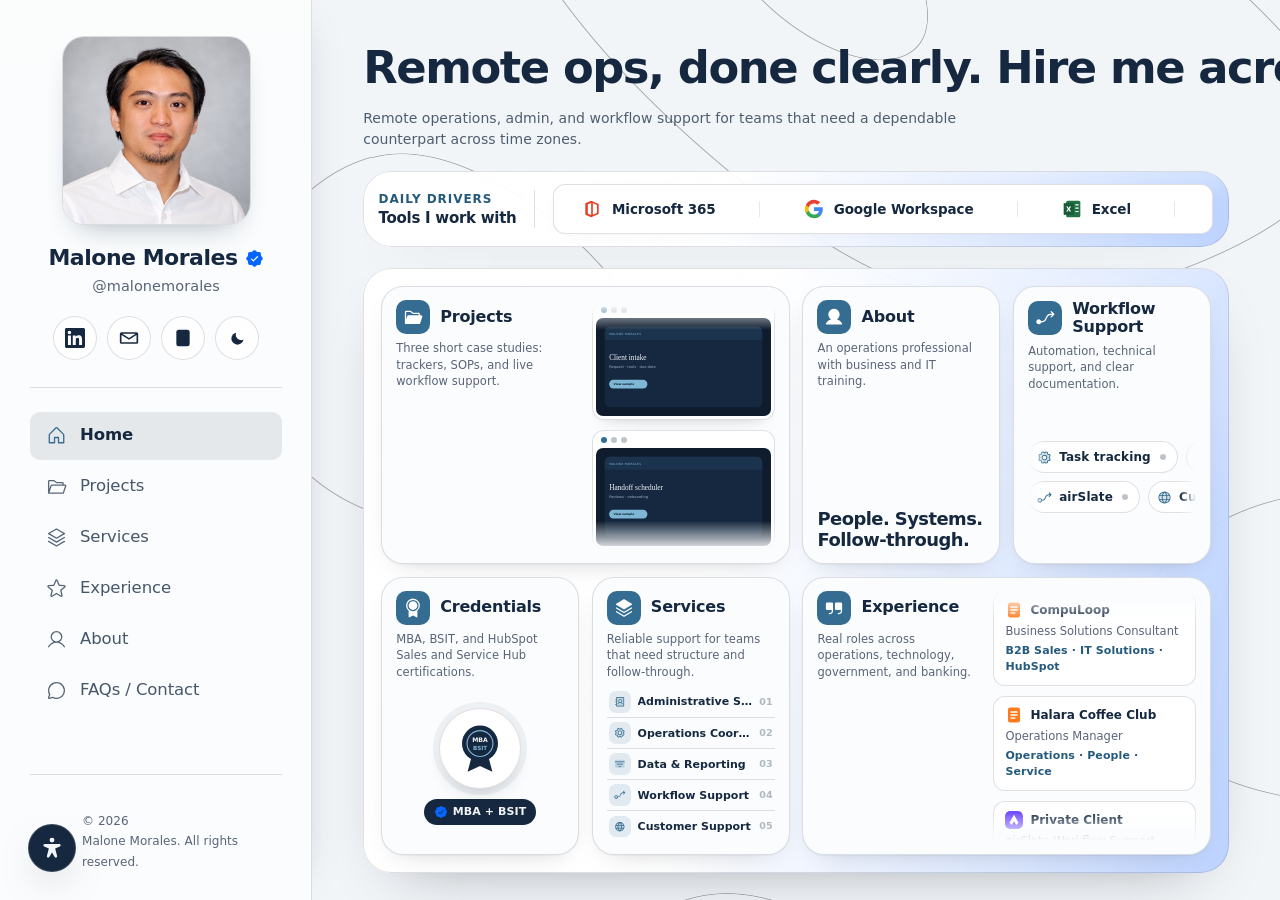
<file: index.html>
<!doctype html>
<html lang="en">
  <head>
    <meta charset="UTF-8" />
    <meta name="viewport" content="width=device-width, initial-scale=1.0" />
    <title>Malone Morales | Remote Operations & Business Support</title>
    <meta name="description" content="Remote operations, administration, reporting, and workflow support. MBA and IT background. Based in the Philippines, available across time zones." />
    <meta name="author" content="Malone de Leon Morales" />
    <meta name="robots" content="index, follow, max-image-preview:large" />
    <meta name="theme-color" content="#15283F" />
    <link rel="canonical" href="https://malonemorales0322-max.github.io/" />
    <link rel="icon" type="image/svg+xml" href="/favicon.svg" />
    <meta http-equiv="X-Content-Type-Options" content="nosniff" />
    <meta name="referrer" content="strict-origin-when-cross-origin" />
    <link rel="preload" as="image" href="/profile-photo.jpg" fetchpriority="high" media="(min-width: 1100px)" />
    <meta property="og:type" content="website" />
    <meta property="og:site_name" content="Malone Morales" />
    <meta property="og:title" content="Malone Morales | Remote Operations & Business Support" />
    <meta property="og:description" content="Remote operations, admin, and workflow support for teams that need a dependable counterpart across time zones." />
    <meta property="og:url" content="https://malonemorales0322-max.github.io/" />
    <meta property="og:image" content="https://malonemorales0322-max.github.io/profile-photo.jpg" />
    <meta name="twitter:card" content="summary_large_image" />
    <meta name="twitter:image" content="https://malonemorales0322-max.github.io/profile-photo.jpg" />
    <script>
      (function () {
        try {
          document.documentElement.dataset.theme =
            localStorage.getItem('theme') === 'dark' ? 'dark' : 'light';
        } catch (e) {
          document.documentElement.dataset.theme = 'light';
        }
      })();
    </script>
    <script>
      (function () {
        const swap = (img) => {
          if (!img || img.tagName !== 'IMG') return;
          const src = img.getAttribute('src') || '';
          if (src.includes('/home/') && src.endsWith('.jpeg')) {
            img.setAttribute('src', src.replace(/\.jpeg$/, '.svg'));
          }
        };
        const scan = (root) => root.querySelectorAll && root.querySelectorAll('img').forEach(swap);
        const mo = new MutationObserver((muts) => {
          muts.forEach((m) => {
            if (m.type === 'attributes' && m.target.tagName === 'IMG') swap(m.target);
            m.addedNodes && m.addedNodes.forEach((n) => {
              if (n.tagName === 'IMG') swap(n);
              else scan(n);
            });
          });
        });
        mo.observe(document.documentElement, { subtree: true, childList: true, attributes: true, attributeFilter: ['src'] });
      })();
    </script>
    <script>
      (function () {
        const swaps = [
          ['Operations made clear.', 'Remote ops, done clearly.'],
          ['Work moved forward.', 'Hire me across time zones.'],
          ['I help growing teams stay organized through dependable administration, reporting, workflow support, and customer service.', 'Remote operations, admin, and workflow support for teams that need a dependable counterpart across time zones.'],
          ['Practical samples of how I organize work and information.', 'Three short case studies: trackers, SOPs, and live workflow support.'],
          ['Practical work samples', 'Three case studies'],
          ['Trackers, SOPs, and reconciliation workflows.', 'Trackers, SOPs, and remote workflow support.'],
        ];
        const apply = () => {
          const walker = document.createTreeWalker(document.body || document.documentElement, NodeFilter.SHOW_TEXT);
          const nodes = [];
          while (walker.nextNode()) nodes.push(walker.currentNode);
          nodes.forEach((n) => {
            let t = n.nodeValue;
            if (!t) return;
            swaps.forEach(([a, b]) => {
              if (t.includes(a)) t = t.split(a).join(b);
            });
            if (t !== n.nodeValue) n.nodeValue = t;
          });
          document.querySelectorAll('a[href*="Malone-Morales-Resume.pdf"]').forEach((a) => {
            if (!a.href.includes('v=20261007')) a.setAttribute('href', '/Malone-Morales-Resume.pdf?v=20261007');
          });
        };
        const mo = new MutationObserver(apply);
        mo.observe(document.documentElement, { childList: true, subtree: true });
        document.addEventListener('DOMContentLoaded', apply);
      })();
    </script>
    <script type="module" crossorigin src="/assets/index-CksnKhP0-20261007.js"></script>
    <link rel="stylesheet" crossorigin href="/assets/index-1n0V1Wnx.css">
  </head>
  <body>
    <div id="root"></div>
  </body>
</html>
</file>
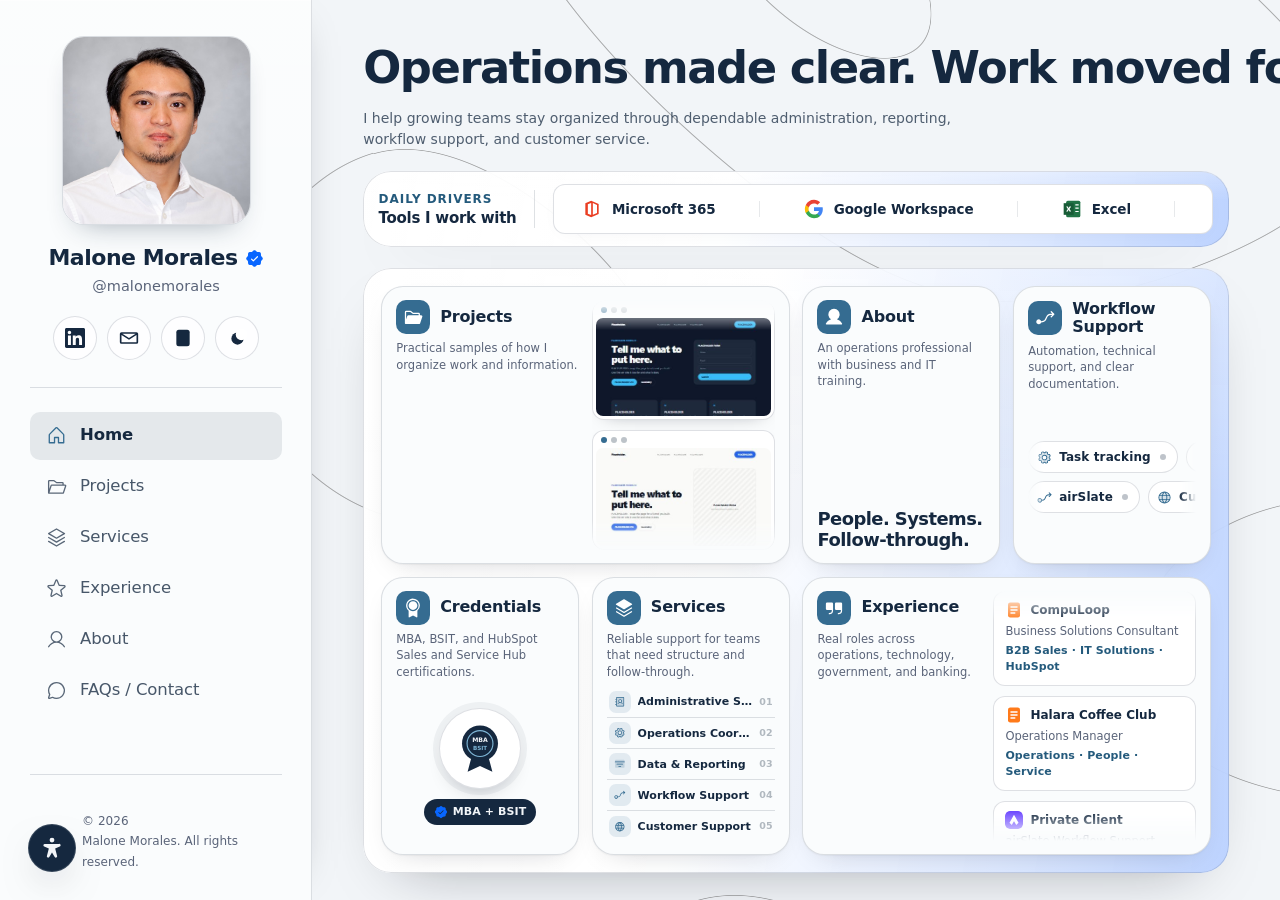
<file: about/index.html>
<!doctype html>
<html lang="en">
  <head>
    <meta charset="UTF-8" />
    <meta name="viewport" content="width=device-width, initial-scale=1.0" />

    <title>Malone Morales | Operations & Virtual Support</title>
    <meta name="description" content="Portfolio of Malone Morales — operations, administration, reporting, workflow support, and customer service for growing teams." />
    <meta name="author" content="Malone de Leon Morales" />
    <meta name="robots" content="index, follow, max-image-preview:large" />
    <meta name="theme-color" content="#15283F" />
    <link rel="canonical" href="https://malonemorales0322-max.github.io/" />

    <link rel="icon" type="image/svg+xml" href="/favicon.svg" />

    <meta http-equiv="X-Content-Type-Options" content="nosniff" />
    <meta name="referrer" content="strict-origin-when-cross-origin" />

    <!-- The rail avatar is above the fold on every desktop route. Keep this in
         sync with profile.avatarSrc in src/data/profile.ts. -->
    <link rel="preload" as="image" href="/profile-photo.jpg" fetchpriority="high" media="(min-width: 1100px)" />

    <!-- Open Graph / social share. og:image must be an absolute URL once you deploy. -->
    <meta property="og:type" content="website" />
    <meta property="og:site_name" content="Malone Morales" />
    <meta property="og:title" content="Malone Morales | Operations & Virtual Support" />
    <meta property="og:description" content="Dependable operations, administrative, data, and workflow support backed by 10+ years of hands-on experience." />
    <meta property="og:url" content="https://malonemorales0322-max.github.io/" />
    <!-- <meta property="og:image" content="https://yoursite.com/share.png" /> -->
    <meta name="twitter:card" content="summary_large_image" />

    <!-- Theme before first paint: no flash of the wrong palette. Default is
         light; dark is the visitor's opt-in, persisted in localStorage. -->
    <script>
      (function () {
        try {
          document.documentElement.dataset.theme =
            localStorage.getItem('theme') === 'dark' ? 'dark' : 'light';
        } catch (e) {
          document.documentElement.dataset.theme = 'light';
        }
      })();
    </script>
    <script type="module" crossorigin src="/assets/index-CksnKhP0-20261007.js"></script>
    <link rel="stylesheet" crossorigin href="/assets/index-1n0V1Wnx.css">
  </head>
  <body>
    <div id="root"></div>
  </body>
</html>
</file>
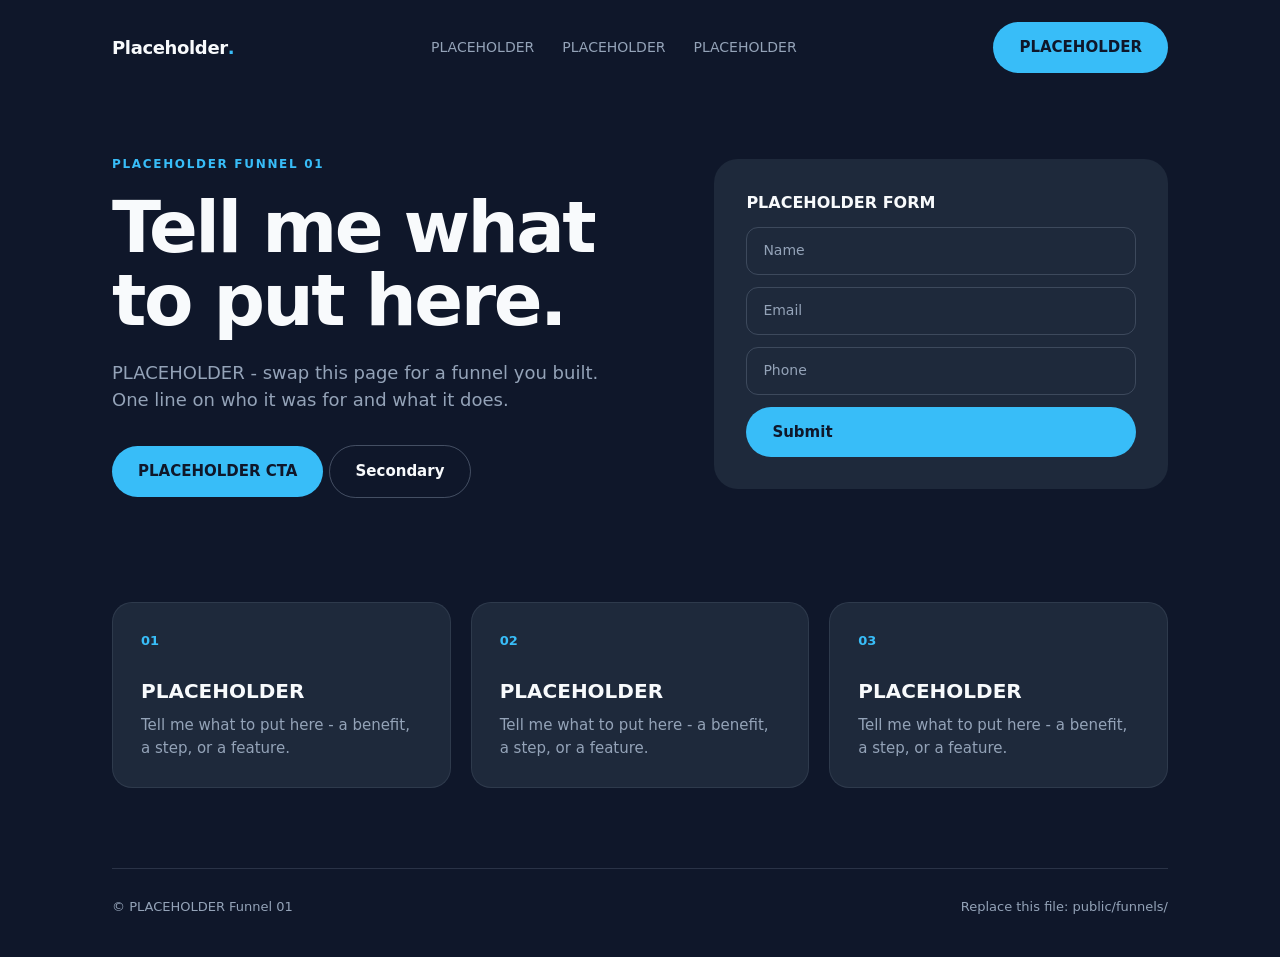
<file: funnels/placeholder-funnel-01.html>
<!doctype html>
<html lang="en"><head><meta charset="utf-8"><meta name="viewport" content="width=device-width,initial-scale=1">
<title>Placeholder Funnel 01</title><style>
*{box-sizing:border-box;margin:0;padding:0}
body{font-family:system-ui,-apple-system,'Segoe UI',sans-serif;background:#0F172A;color:#F8FAFC;line-height:1.5}
a{color:inherit;text-decoration:none}
.wrap{max-width:1120px;margin:0 auto;padding:0 32px}
nav{display:flex;align-items:center;justify-content:space-between;padding:22px 0}
.logo{font-weight:800;letter-spacing:-.02em;font-size:18px}
.logo b{color:#38BDF8}
.links{display:flex;gap:28px;font-size:14px;color:#94A3B8}
.btn{display:inline-block;background:#38BDF8;color:#0F172A;font-weight:700;font-size:15px;padding:14px 26px;border-radius:999px}
.btn--ghost{background:transparent;color:#F8FAFC;border:1px solid #94A3B866}
.tag{display:inline-block;font-size:12px;font-weight:700;letter-spacing:.14em;text-transform:uppercase;color:#38BDF8;margin-bottom:18px}
h1{font-size:clamp(40px,6vw,72px);line-height:1.02;letter-spacing:-.035em;font-weight:800;max-width:14ch}
h2{font-size:clamp(28px,3.4vw,40px);letter-spacing:-.02em;line-height:1.1;margin-bottom:14px}
p.lede{font-size:18px;color:#94A3B8;max-width:46ch;margin:22px 0 32px}
.hero{display:grid;grid-template-columns:1.1fr .9fr;gap:48px;align-items:center;padding:56px 0 80px}
.shot{aspect-ratio:4/5;border-radius:24px;background:
  repeating-linear-gradient(135deg,#1E293B 0 14px,#0F172A 14px 28px);
  border:1px solid #94A3B833;display:grid;place-items:center;text-align:center;padding:24px;color:#94A3B8;font-size:14px}
.shot strong{display:block;color:#F8FAFC;font-size:16px;margin-bottom:6px}
.row{display:grid;grid-template-columns:repeat(3,1fr);gap:20px;padding:24px 0 80px}
.card{background:#1E293B;border:1px solid #94A3B822;border-radius:20px;padding:28px}
.card .n{font-size:13px;font-weight:700;color:#38BDF8;margin-bottom:26px}
.card h3{font-size:20px;margin-bottom:8px}
.card p{color:#94A3B8;font-size:15px}
.band{background:#1E293B;border-radius:28px;padding:56px;display:grid;grid-template-columns:1fr auto;gap:32px;align-items:center;margin-bottom:80px}
.quote{font-size:24px;line-height:1.35;max-width:40ch}
.who{margin-top:16px;color:#94A3B8;font-size:14px}
.form{background:#1E293B;border-radius:24px;padding:32px;display:grid;gap:12px}
.field{height:48px;border-radius:12px;border:1px solid #94A3B844;padding:0 16px;display:flex;align-items:center;color:#94A3B8;font-size:14px}
footer{border-top:1px solid #94A3B833;padding:28px 0 40px;color:#94A3B8;font-size:13px;display:flex;justify-content:space-between}
@media (max-width:760px){.hero,.band{grid-template-columns:1fr}.row{grid-template-columns:1fr}.links{display:none}}
</style></head>
<body><div class="wrap">
<nav><span class="logo">Placeholder<b>.</b></span>
<span class="links"><a href="#">PLACEHOLDER</a><a href="#">PLACEHOLDER</a><a href="#">PLACEHOLDER</a></span>
<a class="btn" href="#">PLACEHOLDER</a></nav>

<section class="hero"><div>
<span class="tag">PLACEHOLDER Funnel 01</span>
<h1>Tell me what to put here.</h1>
<p class="lede">PLACEHOLDER - swap this page for a funnel you built. One line on who it was for and what it does.</p>
<a class="btn" href="#">PLACEHOLDER CTA</a> <a class="btn btn--ghost" href="#">Secondary</a>
</div><div class="form"><strong>PLACEHOLDER FORM</strong>
<div class="field">Name</div><div class="field">Email</div><div class="field">Phone</div><a class="btn" href="#">Submit</a></div></section><div class="row"><div class="card"><div class="n">01</div><h3>PLACEHOLDER</h3><p>Tell me what to put here - a benefit, a step, or a feature.</p></div><div class="card"><div class="n">02</div><h3>PLACEHOLDER</h3><p>Tell me what to put here - a benefit, a step, or a feature.</p></div><div class="card"><div class="n">03</div><h3>PLACEHOLDER</h3><p>Tell me what to put here - a benefit, a step, or a feature.</p></div></div>
<footer><span>&copy; PLACEHOLDER Funnel 01</span><span>Replace this file: public/funnels/</span></footer>
</div></body></html>
</file>
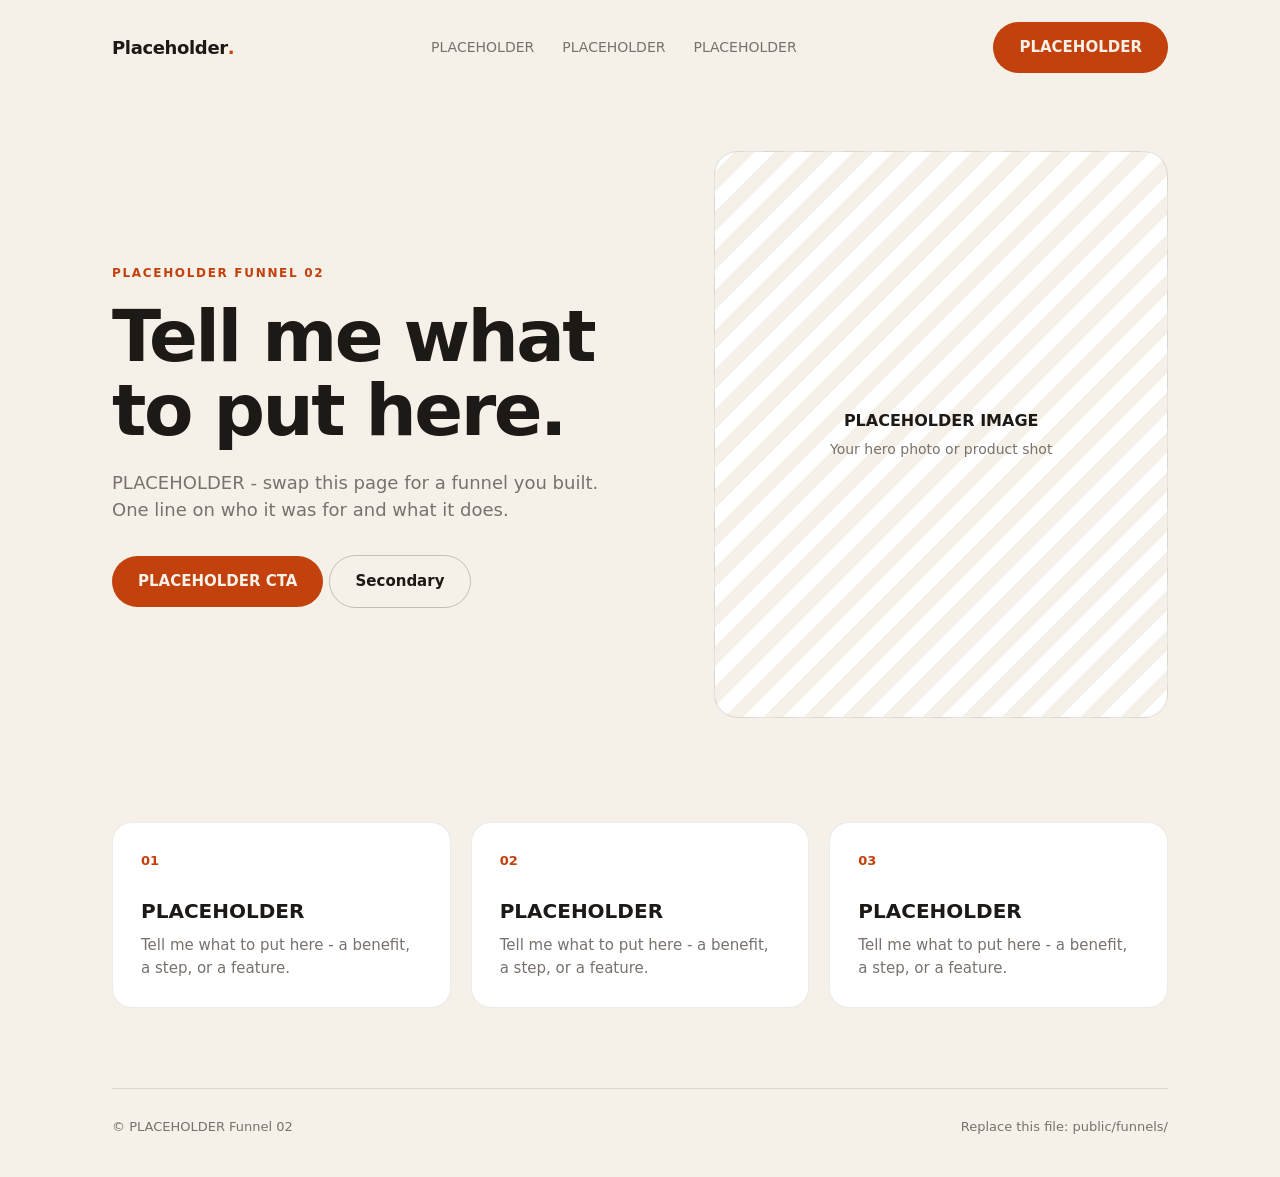
<file: funnels/placeholder-funnel-02.html>
<!doctype html>
<html lang="en"><head><meta charset="utf-8"><meta name="viewport" content="width=device-width,initial-scale=1">
<title>Placeholder Funnel 02</title><style>
*{box-sizing:border-box;margin:0;padding:0}
body{font-family:system-ui,-apple-system,'Segoe UI',sans-serif;background:#F5F0E8;color:#1C1917;line-height:1.5}
a{color:inherit;text-decoration:none}
.wrap{max-width:1120px;margin:0 auto;padding:0 32px}
nav{display:flex;align-items:center;justify-content:space-between;padding:22px 0}
.logo{font-weight:800;letter-spacing:-.02em;font-size:18px}
.logo b{color:#C2410C}
.links{display:flex;gap:28px;font-size:14px;color:#78716C}
.btn{display:inline-block;background:#C2410C;color:#F5F0E8;font-weight:700;font-size:15px;padding:14px 26px;border-radius:999px}
.btn--ghost{background:transparent;color:#1C1917;border:1px solid #78716C66}
.tag{display:inline-block;font-size:12px;font-weight:700;letter-spacing:.14em;text-transform:uppercase;color:#C2410C;margin-bottom:18px}
h1{font-size:clamp(40px,6vw,72px);line-height:1.02;letter-spacing:-.035em;font-weight:800;max-width:14ch}
h2{font-size:clamp(28px,3.4vw,40px);letter-spacing:-.02em;line-height:1.1;margin-bottom:14px}
p.lede{font-size:18px;color:#78716C;max-width:46ch;margin:22px 0 32px}
.hero{display:grid;grid-template-columns:1.1fr .9fr;gap:48px;align-items:center;padding:56px 0 80px}
.shot{aspect-ratio:4/5;border-radius:24px;background:
  repeating-linear-gradient(135deg,#FFFFFF 0 14px,#F5F0E8 14px 28px);
  border:1px solid #78716C33;display:grid;place-items:center;text-align:center;padding:24px;color:#78716C;font-size:14px}
.shot strong{display:block;color:#1C1917;font-size:16px;margin-bottom:6px}
.row{display:grid;grid-template-columns:repeat(3,1fr);gap:20px;padding:24px 0 80px}
.card{background:#FFFFFF;border:1px solid #78716C22;border-radius:20px;padding:28px}
.card .n{font-size:13px;font-weight:700;color:#C2410C;margin-bottom:26px}
.card h3{font-size:20px;margin-bottom:8px}
.card p{color:#78716C;font-size:15px}
.band{background:#FFFFFF;border-radius:28px;padding:56px;display:grid;grid-template-columns:1fr auto;gap:32px;align-items:center;margin-bottom:80px}
.quote{font-size:24px;line-height:1.35;max-width:40ch}
.who{margin-top:16px;color:#78716C;font-size:14px}
.form{background:#FFFFFF;border-radius:24px;padding:32px;display:grid;gap:12px}
.field{height:48px;border-radius:12px;border:1px solid #78716C44;padding:0 16px;display:flex;align-items:center;color:#78716C;font-size:14px}
footer{border-top:1px solid #78716C33;padding:28px 0 40px;color:#78716C;font-size:13px;display:flex;justify-content:space-between}
@media (max-width:760px){.hero,.band{grid-template-columns:1fr}.row{grid-template-columns:1fr}.links{display:none}}
</style></head>
<body><div class="wrap">
<nav><span class="logo">Placeholder<b>.</b></span>
<span class="links"><a href="#">PLACEHOLDER</a><a href="#">PLACEHOLDER</a><a href="#">PLACEHOLDER</a></span>
<a class="btn" href="#">PLACEHOLDER</a></nav>

<section class="hero"><div>
<span class="tag">PLACEHOLDER Funnel 02</span>
<h1>Tell me what to put here.</h1>
<p class="lede">PLACEHOLDER - swap this page for a funnel you built. One line on who it was for and what it does.</p>
<a class="btn" href="#">PLACEHOLDER CTA</a> <a class="btn btn--ghost" href="#">Secondary</a>
</div><div class="shot"><div><strong>PLACEHOLDER IMAGE</strong>Your hero photo or product shot</div></div></section><div class="row"><div class="card"><div class="n">01</div><h3>PLACEHOLDER</h3><p>Tell me what to put here - a benefit, a step, or a feature.</p></div><div class="card"><div class="n">02</div><h3>PLACEHOLDER</h3><p>Tell me what to put here - a benefit, a step, or a feature.</p></div><div class="card"><div class="n">03</div><h3>PLACEHOLDER</h3><p>Tell me what to put here - a benefit, a step, or a feature.</p></div></div>
<footer><span>&copy; PLACEHOLDER Funnel 02</span><span>Replace this file: public/funnels/</span></footer>
</div></body></html>
</file>
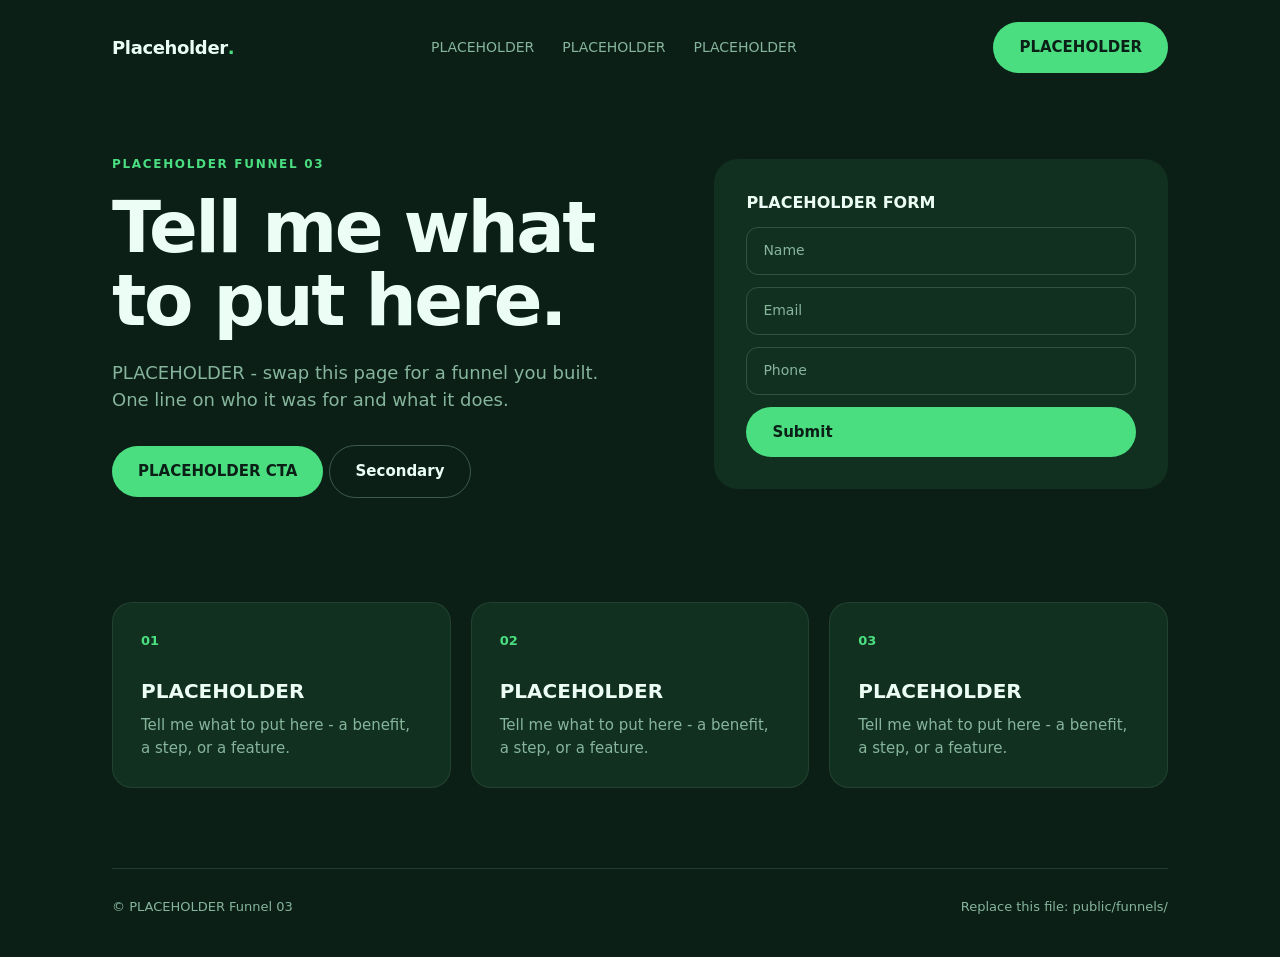
<file: funnels/placeholder-funnel-03.html>
<!doctype html>
<html lang="en"><head><meta charset="utf-8"><meta name="viewport" content="width=device-width,initial-scale=1">
<title>Placeholder Funnel 03</title><style>
*{box-sizing:border-box;margin:0;padding:0}
body{font-family:system-ui,-apple-system,'Segoe UI',sans-serif;background:#0B1F17;color:#ECFDF5;line-height:1.5}
a{color:inherit;text-decoration:none}
.wrap{max-width:1120px;margin:0 auto;padding:0 32px}
nav{display:flex;align-items:center;justify-content:space-between;padding:22px 0}
.logo{font-weight:800;letter-spacing:-.02em;font-size:18px}
.logo b{color:#4ADE80}
.links{display:flex;gap:28px;font-size:14px;color:#86B59C}
.btn{display:inline-block;background:#4ADE80;color:#0B1F17;font-weight:700;font-size:15px;padding:14px 26px;border-radius:999px}
.btn--ghost{background:transparent;color:#ECFDF5;border:1px solid #86B59C66}
.tag{display:inline-block;font-size:12px;font-weight:700;letter-spacing:.14em;text-transform:uppercase;color:#4ADE80;margin-bottom:18px}
h1{font-size:clamp(40px,6vw,72px);line-height:1.02;letter-spacing:-.035em;font-weight:800;max-width:14ch}
h2{font-size:clamp(28px,3.4vw,40px);letter-spacing:-.02em;line-height:1.1;margin-bottom:14px}
p.lede{font-size:18px;color:#86B59C;max-width:46ch;margin:22px 0 32px}
.hero{display:grid;grid-template-columns:1.1fr .9fr;gap:48px;align-items:center;padding:56px 0 80px}
.shot{aspect-ratio:4/5;border-radius:24px;background:
  repeating-linear-gradient(135deg,#12301F 0 14px,#0B1F17 14px 28px);
  border:1px solid #86B59C33;display:grid;place-items:center;text-align:center;padding:24px;color:#86B59C;font-size:14px}
.shot strong{display:block;color:#ECFDF5;font-size:16px;margin-bottom:6px}
.row{display:grid;grid-template-columns:repeat(3,1fr);gap:20px;padding:24px 0 80px}
.card{background:#12301F;border:1px solid #86B59C22;border-radius:20px;padding:28px}
.card .n{font-size:13px;font-weight:700;color:#4ADE80;margin-bottom:26px}
.card h3{font-size:20px;margin-bottom:8px}
.card p{color:#86B59C;font-size:15px}
.band{background:#12301F;border-radius:28px;padding:56px;display:grid;grid-template-columns:1fr auto;gap:32px;align-items:center;margin-bottom:80px}
.quote{font-size:24px;line-height:1.35;max-width:40ch}
.who{margin-top:16px;color:#86B59C;font-size:14px}
.form{background:#12301F;border-radius:24px;padding:32px;display:grid;gap:12px}
.field{height:48px;border-radius:12px;border:1px solid #86B59C44;padding:0 16px;display:flex;align-items:center;color:#86B59C;font-size:14px}
footer{border-top:1px solid #86B59C33;padding:28px 0 40px;color:#86B59C;font-size:13px;display:flex;justify-content:space-between}
@media (max-width:760px){.hero,.band{grid-template-columns:1fr}.row{grid-template-columns:1fr}.links{display:none}}
</style></head>
<body><div class="wrap">
<nav><span class="logo">Placeholder<b>.</b></span>
<span class="links"><a href="#">PLACEHOLDER</a><a href="#">PLACEHOLDER</a><a href="#">PLACEHOLDER</a></span>
<a class="btn" href="#">PLACEHOLDER</a></nav>

<section class="hero"><div>
<span class="tag">PLACEHOLDER Funnel 03</span>
<h1>Tell me what to put here.</h1>
<p class="lede">PLACEHOLDER - swap this page for a funnel you built. One line on who it was for and what it does.</p>
<a class="btn" href="#">PLACEHOLDER CTA</a> <a class="btn btn--ghost" href="#">Secondary</a>
</div><div class="form"><strong>PLACEHOLDER FORM</strong>
<div class="field">Name</div><div class="field">Email</div><div class="field">Phone</div><a class="btn" href="#">Submit</a></div></section><div class="row"><div class="card"><div class="n">01</div><h3>PLACEHOLDER</h3><p>Tell me what to put here - a benefit, a step, or a feature.</p></div><div class="card"><div class="n">02</div><h3>PLACEHOLDER</h3><p>Tell me what to put here - a benefit, a step, or a feature.</p></div><div class="card"><div class="n">03</div><h3>PLACEHOLDER</h3><p>Tell me what to put here - a benefit, a step, or a feature.</p></div></div>
<footer><span>&copy; PLACEHOLDER Funnel 03</span><span>Replace this file: public/funnels/</span></footer>
</div></body></html>
</file>
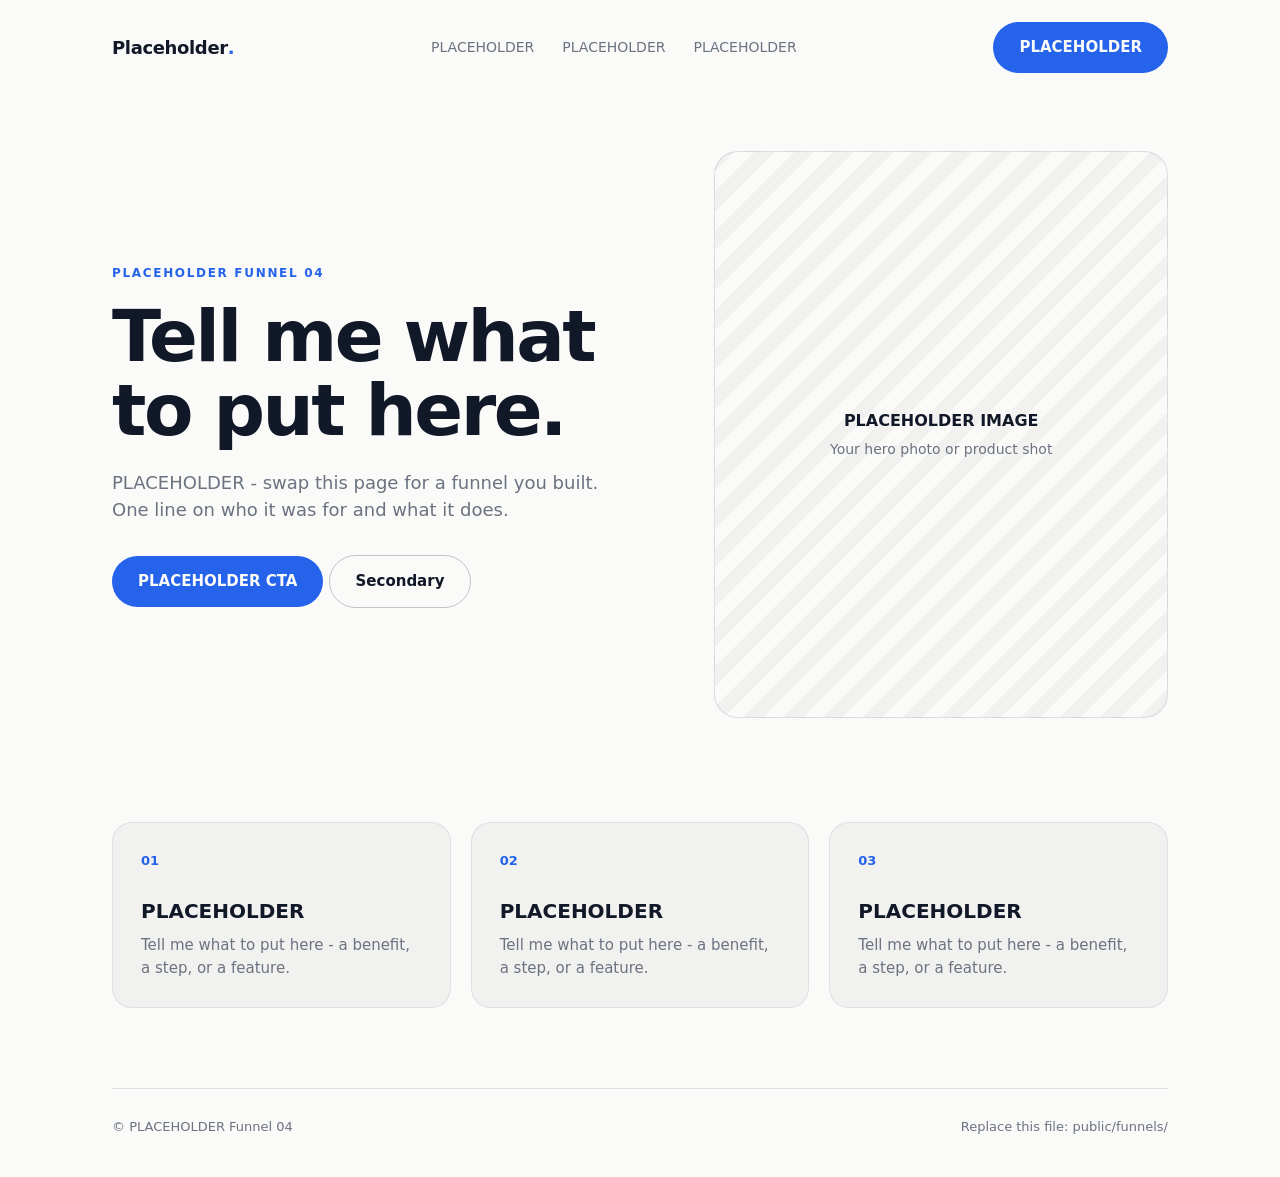
<file: funnels/placeholder-funnel-04.html>
<!doctype html>
<html lang="en"><head><meta charset="utf-8"><meta name="viewport" content="width=device-width,initial-scale=1">
<title>Placeholder Funnel 04</title><style>
*{box-sizing:border-box;margin:0;padding:0}
body{font-family:system-ui,-apple-system,'Segoe UI',sans-serif;background:#FAFAF9;color:#111827;line-height:1.5}
a{color:inherit;text-decoration:none}
.wrap{max-width:1120px;margin:0 auto;padding:0 32px}
nav{display:flex;align-items:center;justify-content:space-between;padding:22px 0}
.logo{font-weight:800;letter-spacing:-.02em;font-size:18px}
.logo b{color:#2563EB}
.links{display:flex;gap:28px;font-size:14px;color:#6B7280}
.btn{display:inline-block;background:#2563EB;color:#FAFAF9;font-weight:700;font-size:15px;padding:14px 26px;border-radius:999px}
.btn--ghost{background:transparent;color:#111827;border:1px solid #6B728066}
.tag{display:inline-block;font-size:12px;font-weight:700;letter-spacing:.14em;text-transform:uppercase;color:#2563EB;margin-bottom:18px}
h1{font-size:clamp(40px,6vw,72px);line-height:1.02;letter-spacing:-.035em;font-weight:800;max-width:14ch}
h2{font-size:clamp(28px,3.4vw,40px);letter-spacing:-.02em;line-height:1.1;margin-bottom:14px}
p.lede{font-size:18px;color:#6B7280;max-width:46ch;margin:22px 0 32px}
.hero{display:grid;grid-template-columns:1.1fr .9fr;gap:48px;align-items:center;padding:56px 0 80px}
.shot{aspect-ratio:4/5;border-radius:24px;background:
  repeating-linear-gradient(135deg,#F1F1EF 0 14px,#FAFAF9 14px 28px);
  border:1px solid #6B728033;display:grid;place-items:center;text-align:center;padding:24px;color:#6B7280;font-size:14px}
.shot strong{display:block;color:#111827;font-size:16px;margin-bottom:6px}
.row{display:grid;grid-template-columns:repeat(3,1fr);gap:20px;padding:24px 0 80px}
.card{background:#F1F1EF;border:1px solid #6B728022;border-radius:20px;padding:28px}
.card .n{font-size:13px;font-weight:700;color:#2563EB;margin-bottom:26px}
.card h3{font-size:20px;margin-bottom:8px}
.card p{color:#6B7280;font-size:15px}
.band{background:#F1F1EF;border-radius:28px;padding:56px;display:grid;grid-template-columns:1fr auto;gap:32px;align-items:center;margin-bottom:80px}
.quote{font-size:24px;line-height:1.35;max-width:40ch}
.who{margin-top:16px;color:#6B7280;font-size:14px}
.form{background:#F1F1EF;border-radius:24px;padding:32px;display:grid;gap:12px}
.field{height:48px;border-radius:12px;border:1px solid #6B728044;padding:0 16px;display:flex;align-items:center;color:#6B7280;font-size:14px}
footer{border-top:1px solid #6B728033;padding:28px 0 40px;color:#6B7280;font-size:13px;display:flex;justify-content:space-between}
@media (max-width:760px){.hero,.band{grid-template-columns:1fr}.row{grid-template-columns:1fr}.links{display:none}}
</style></head>
<body><div class="wrap">
<nav><span class="logo">Placeholder<b>.</b></span>
<span class="links"><a href="#">PLACEHOLDER</a><a href="#">PLACEHOLDER</a><a href="#">PLACEHOLDER</a></span>
<a class="btn" href="#">PLACEHOLDER</a></nav>

<section class="hero"><div>
<span class="tag">PLACEHOLDER Funnel 04</span>
<h1>Tell me what to put here.</h1>
<p class="lede">PLACEHOLDER - swap this page for a funnel you built. One line on who it was for and what it does.</p>
<a class="btn" href="#">PLACEHOLDER CTA</a> <a class="btn btn--ghost" href="#">Secondary</a>
</div><div class="shot"><div><strong>PLACEHOLDER IMAGE</strong>Your hero photo or product shot</div></div></section><div class="row"><div class="card"><div class="n">01</div><h3>PLACEHOLDER</h3><p>Tell me what to put here - a benefit, a step, or a feature.</p></div><div class="card"><div class="n">02</div><h3>PLACEHOLDER</h3><p>Tell me what to put here - a benefit, a step, or a feature.</p></div><div class="card"><div class="n">03</div><h3>PLACEHOLDER</h3><p>Tell me what to put here - a benefit, a step, or a feature.</p></div></div>
<footer><span>&copy; PLACEHOLDER Funnel 04</span><span>Replace this file: public/funnels/</span></footer>
</div></body></html>
</file>
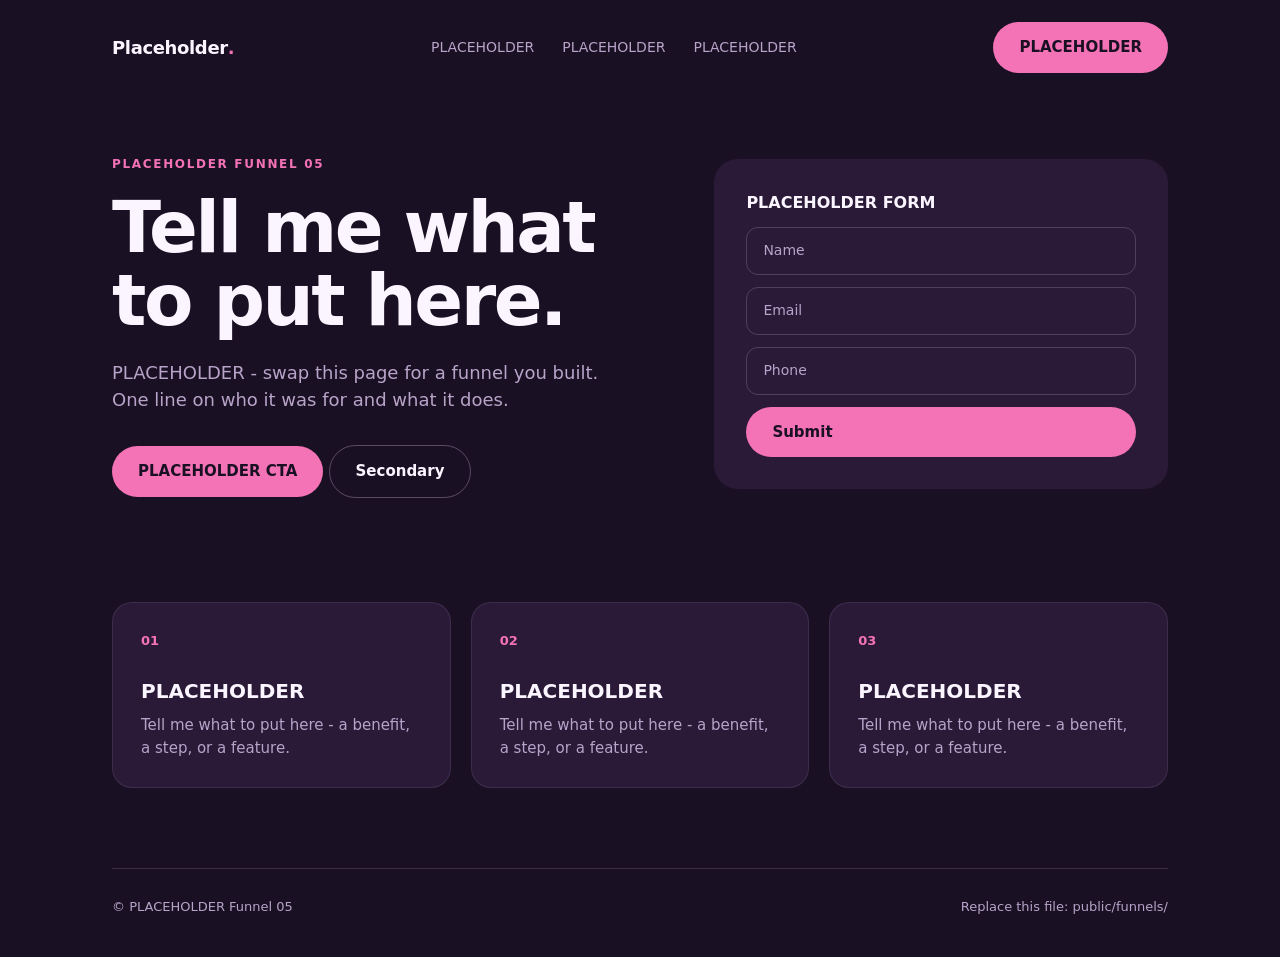
<file: funnels/placeholder-funnel-05.html>
<!doctype html>
<html lang="en"><head><meta charset="utf-8"><meta name="viewport" content="width=device-width,initial-scale=1">
<title>Placeholder Funnel 05</title><style>
*{box-sizing:border-box;margin:0;padding:0}
body{font-family:system-ui,-apple-system,'Segoe UI',sans-serif;background:#1A1023;color:#FAF5FF;line-height:1.5}
a{color:inherit;text-decoration:none}
.wrap{max-width:1120px;margin:0 auto;padding:0 32px}
nav{display:flex;align-items:center;justify-content:space-between;padding:22px 0}
.logo{font-weight:800;letter-spacing:-.02em;font-size:18px}
.logo b{color:#F472B6}
.links{display:flex;gap:28px;font-size:14px;color:#B8A3C9}
.btn{display:inline-block;background:#F472B6;color:#1A1023;font-weight:700;font-size:15px;padding:14px 26px;border-radius:999px}
.btn--ghost{background:transparent;color:#FAF5FF;border:1px solid #B8A3C966}
.tag{display:inline-block;font-size:12px;font-weight:700;letter-spacing:.14em;text-transform:uppercase;color:#F472B6;margin-bottom:18px}
h1{font-size:clamp(40px,6vw,72px);line-height:1.02;letter-spacing:-.035em;font-weight:800;max-width:14ch}
h2{font-size:clamp(28px,3.4vw,40px);letter-spacing:-.02em;line-height:1.1;margin-bottom:14px}
p.lede{font-size:18px;color:#B8A3C9;max-width:46ch;margin:22px 0 32px}
.hero{display:grid;grid-template-columns:1.1fr .9fr;gap:48px;align-items:center;padding:56px 0 80px}
.shot{aspect-ratio:4/5;border-radius:24px;background:
  repeating-linear-gradient(135deg,#2A1A38 0 14px,#1A1023 14px 28px);
  border:1px solid #B8A3C933;display:grid;place-items:center;text-align:center;padding:24px;color:#B8A3C9;font-size:14px}
.shot strong{display:block;color:#FAF5FF;font-size:16px;margin-bottom:6px}
.row{display:grid;grid-template-columns:repeat(3,1fr);gap:20px;padding:24px 0 80px}
.card{background:#2A1A38;border:1px solid #B8A3C922;border-radius:20px;padding:28px}
.card .n{font-size:13px;font-weight:700;color:#F472B6;margin-bottom:26px}
.card h3{font-size:20px;margin-bottom:8px}
.card p{color:#B8A3C9;font-size:15px}
.band{background:#2A1A38;border-radius:28px;padding:56px;display:grid;grid-template-columns:1fr auto;gap:32px;align-items:center;margin-bottom:80px}
.quote{font-size:24px;line-height:1.35;max-width:40ch}
.who{margin-top:16px;color:#B8A3C9;font-size:14px}
.form{background:#2A1A38;border-radius:24px;padding:32px;display:grid;gap:12px}
.field{height:48px;border-radius:12px;border:1px solid #B8A3C944;padding:0 16px;display:flex;align-items:center;color:#B8A3C9;font-size:14px}
footer{border-top:1px solid #B8A3C933;padding:28px 0 40px;color:#B8A3C9;font-size:13px;display:flex;justify-content:space-between}
@media (max-width:760px){.hero,.band{grid-template-columns:1fr}.row{grid-template-columns:1fr}.links{display:none}}
</style></head>
<body><div class="wrap">
<nav><span class="logo">Placeholder<b>.</b></span>
<span class="links"><a href="#">PLACEHOLDER</a><a href="#">PLACEHOLDER</a><a href="#">PLACEHOLDER</a></span>
<a class="btn" href="#">PLACEHOLDER</a></nav>

<section class="hero"><div>
<span class="tag">PLACEHOLDER Funnel 05</span>
<h1>Tell me what to put here.</h1>
<p class="lede">PLACEHOLDER - swap this page for a funnel you built. One line on who it was for and what it does.</p>
<a class="btn" href="#">PLACEHOLDER CTA</a> <a class="btn btn--ghost" href="#">Secondary</a>
</div><div class="form"><strong>PLACEHOLDER FORM</strong>
<div class="field">Name</div><div class="field">Email</div><div class="field">Phone</div><a class="btn" href="#">Submit</a></div></section><div class="row"><div class="card"><div class="n">01</div><h3>PLACEHOLDER</h3><p>Tell me what to put here - a benefit, a step, or a feature.</p></div><div class="card"><div class="n">02</div><h3>PLACEHOLDER</h3><p>Tell me what to put here - a benefit, a step, or a feature.</p></div><div class="card"><div class="n">03</div><h3>PLACEHOLDER</h3><p>Tell me what to put here - a benefit, a step, or a feature.</p></div></div>
<footer><span>&copy; PLACEHOLDER Funnel 05</span><span>Replace this file: public/funnels/</span></footer>
</div></body></html>
</file>
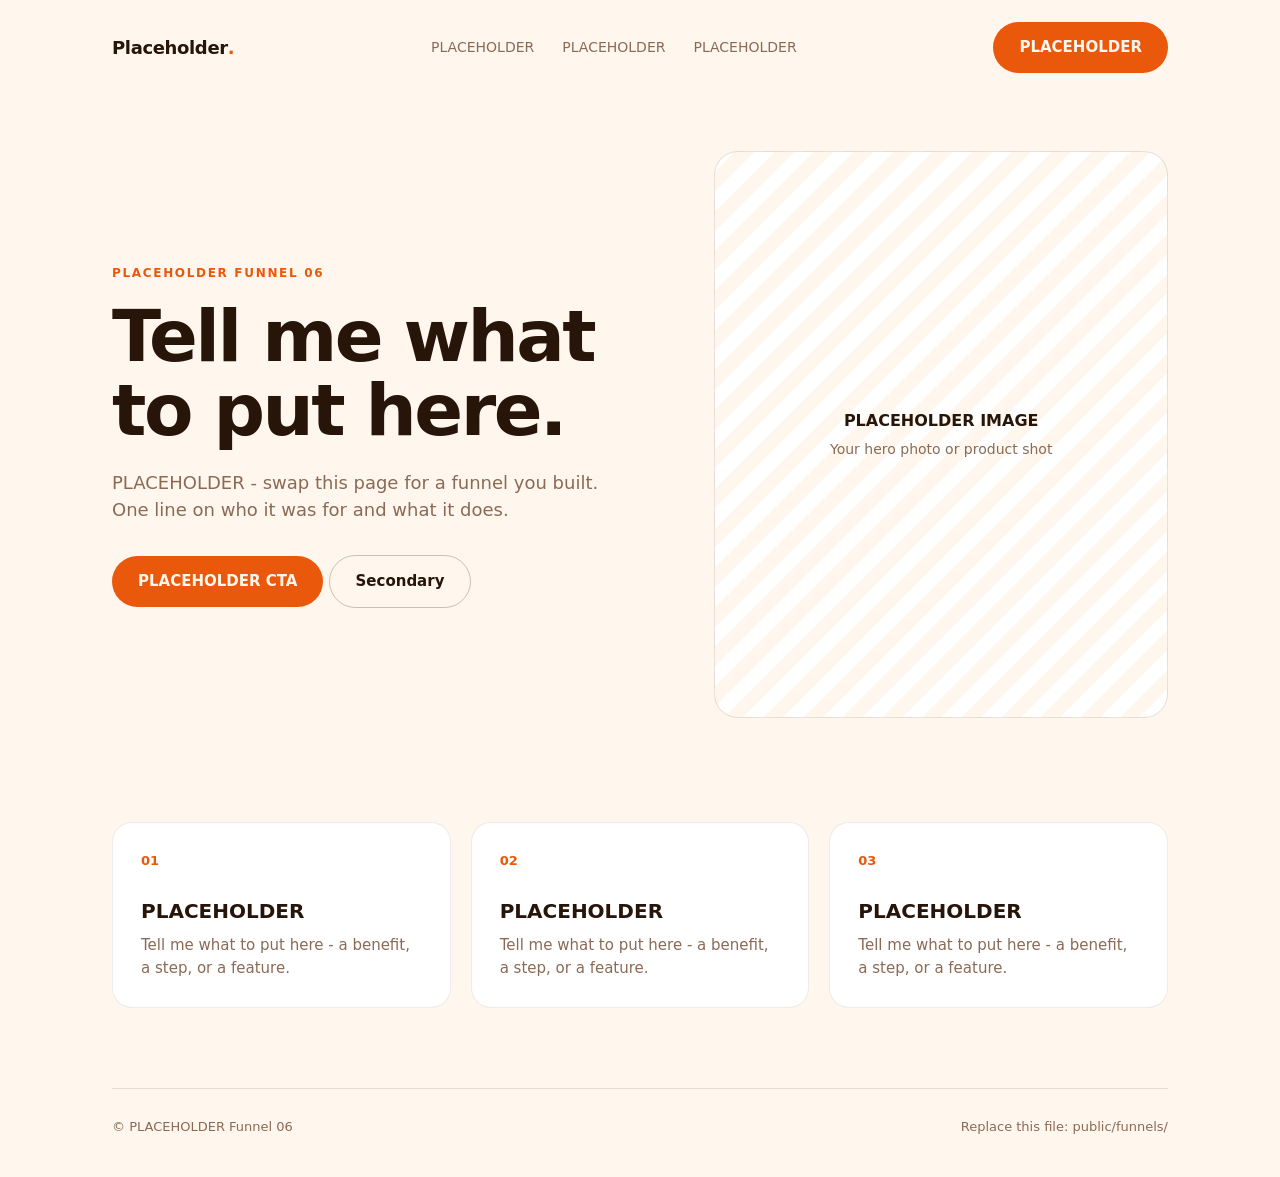
<file: funnels/placeholder-funnel-06.html>
<!doctype html>
<html lang="en"><head><meta charset="utf-8"><meta name="viewport" content="width=device-width,initial-scale=1">
<title>Placeholder Funnel 06</title><style>
*{box-sizing:border-box;margin:0;padding:0}
body{font-family:system-ui,-apple-system,'Segoe UI',sans-serif;background:#FFF7ED;color:#27150A;line-height:1.5}
a{color:inherit;text-decoration:none}
.wrap{max-width:1120px;margin:0 auto;padding:0 32px}
nav{display:flex;align-items:center;justify-content:space-between;padding:22px 0}
.logo{font-weight:800;letter-spacing:-.02em;font-size:18px}
.logo b{color:#EA580C}
.links{display:flex;gap:28px;font-size:14px;color:#8A6A55}
.btn{display:inline-block;background:#EA580C;color:#FFF7ED;font-weight:700;font-size:15px;padding:14px 26px;border-radius:999px}
.btn--ghost{background:transparent;color:#27150A;border:1px solid #8A6A5566}
.tag{display:inline-block;font-size:12px;font-weight:700;letter-spacing:.14em;text-transform:uppercase;color:#EA580C;margin-bottom:18px}
h1{font-size:clamp(40px,6vw,72px);line-height:1.02;letter-spacing:-.035em;font-weight:800;max-width:14ch}
h2{font-size:clamp(28px,3.4vw,40px);letter-spacing:-.02em;line-height:1.1;margin-bottom:14px}
p.lede{font-size:18px;color:#8A6A55;max-width:46ch;margin:22px 0 32px}
.hero{display:grid;grid-template-columns:1.1fr .9fr;gap:48px;align-items:center;padding:56px 0 80px}
.shot{aspect-ratio:4/5;border-radius:24px;background:
  repeating-linear-gradient(135deg,#FFFFFF 0 14px,#FFF7ED 14px 28px);
  border:1px solid #8A6A5533;display:grid;place-items:center;text-align:center;padding:24px;color:#8A6A55;font-size:14px}
.shot strong{display:block;color:#27150A;font-size:16px;margin-bottom:6px}
.row{display:grid;grid-template-columns:repeat(3,1fr);gap:20px;padding:24px 0 80px}
.card{background:#FFFFFF;border:1px solid #8A6A5522;border-radius:20px;padding:28px}
.card .n{font-size:13px;font-weight:700;color:#EA580C;margin-bottom:26px}
.card h3{font-size:20px;margin-bottom:8px}
.card p{color:#8A6A55;font-size:15px}
.band{background:#FFFFFF;border-radius:28px;padding:56px;display:grid;grid-template-columns:1fr auto;gap:32px;align-items:center;margin-bottom:80px}
.quote{font-size:24px;line-height:1.35;max-width:40ch}
.who{margin-top:16px;color:#8A6A55;font-size:14px}
.form{background:#FFFFFF;border-radius:24px;padding:32px;display:grid;gap:12px}
.field{height:48px;border-radius:12px;border:1px solid #8A6A5544;padding:0 16px;display:flex;align-items:center;color:#8A6A55;font-size:14px}
footer{border-top:1px solid #8A6A5533;padding:28px 0 40px;color:#8A6A55;font-size:13px;display:flex;justify-content:space-between}
@media (max-width:760px){.hero,.band{grid-template-columns:1fr}.row{grid-template-columns:1fr}.links{display:none}}
</style></head>
<body><div class="wrap">
<nav><span class="logo">Placeholder<b>.</b></span>
<span class="links"><a href="#">PLACEHOLDER</a><a href="#">PLACEHOLDER</a><a href="#">PLACEHOLDER</a></span>
<a class="btn" href="#">PLACEHOLDER</a></nav>

<section class="hero"><div>
<span class="tag">PLACEHOLDER Funnel 06</span>
<h1>Tell me what to put here.</h1>
<p class="lede">PLACEHOLDER - swap this page for a funnel you built. One line on who it was for and what it does.</p>
<a class="btn" href="#">PLACEHOLDER CTA</a> <a class="btn btn--ghost" href="#">Secondary</a>
</div><div class="shot"><div><strong>PLACEHOLDER IMAGE</strong>Your hero photo or product shot</div></div></section><div class="row"><div class="card"><div class="n">01</div><h3>PLACEHOLDER</h3><p>Tell me what to put here - a benefit, a step, or a feature.</p></div><div class="card"><div class="n">02</div><h3>PLACEHOLDER</h3><p>Tell me what to put here - a benefit, a step, or a feature.</p></div><div class="card"><div class="n">03</div><h3>PLACEHOLDER</h3><p>Tell me what to put here - a benefit, a step, or a feature.</p></div></div>
<footer><span>&copy; PLACEHOLDER Funnel 06</span><span>Replace this file: public/funnels/</span></footer>
</div></body></html>
</file>
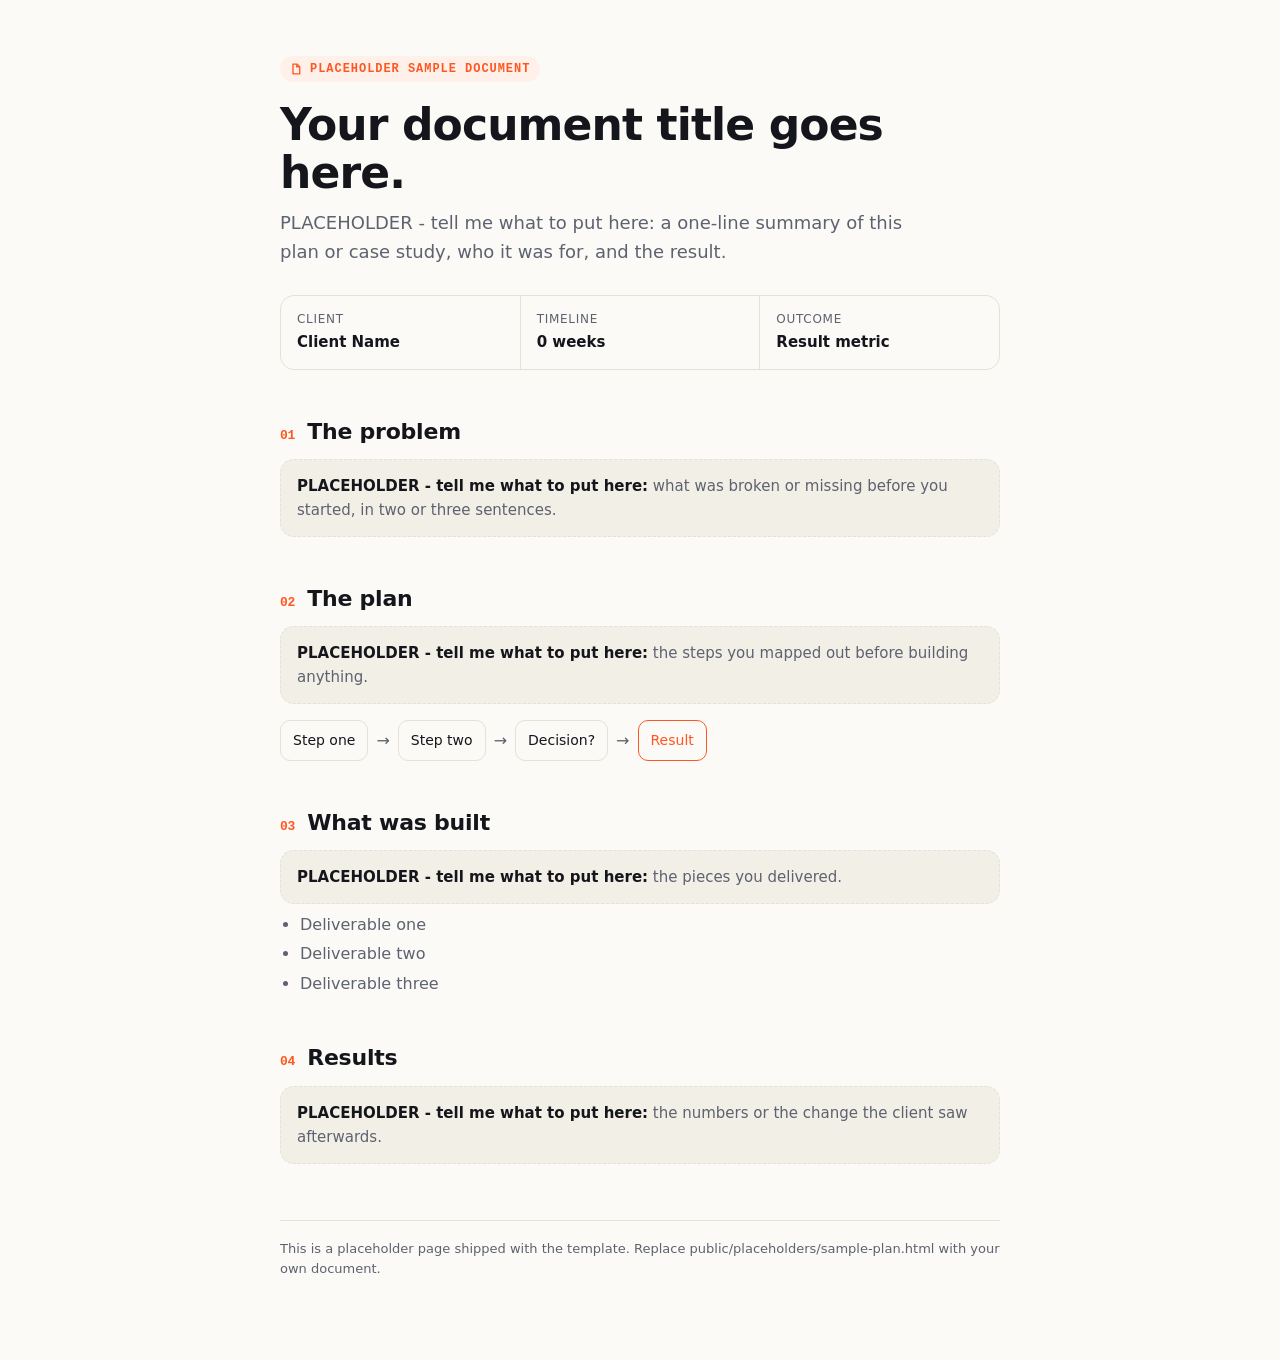
<file: placeholders/sample-plan.html>
<!doctype html>
<html lang="en">
<head>
<meta charset="utf-8">
<meta name="viewport" content="width=device-width, initial-scale=1">
<title>Sample Document - Placeholder</title>
<meta name="robots" content="noindex">
<style>
  :root {
    --paper: #fbfaf6;
    --ink: #14161c;
    --muted: #5d6270;
    --line: #e4e1d6;
    --tint: #f2efe6;
    --accent: #ff5722;
    --accent-soft: #fff1ea;
    --radius: 14px;
  }
  @media (prefers-color-scheme: dark) {
    :root {
      --paper: #0e0f16;
      --ink: #f2f2f5;
      --muted: #a2a6b4;
      --line: #262836;
      --tint: #161824;
      --accent-soft: #2a1710;
    }
  }
  * { box-sizing: border-box; }
  html, body { margin: 0; }
  body {
    background: var(--paper);
    color: var(--ink);
    font: 16px/1.6 ui-sans-serif, system-ui, -apple-system, "Segoe UI", sans-serif;
    -webkit-font-smoothing: antialiased;
  }
  .doc { max-width: 760px; margin: 0 auto; padding: 56px 20px 80px; }
  .tag {
    display: inline-flex; align-items: center; gap: 8px;
    font: 600 12px/1 ui-monospace, SFMono-Regular, Menlo, monospace;
    letter-spacing: .08em; text-transform: uppercase;
    color: var(--accent); background: var(--accent-soft);
    padding: 7px 10px; border-radius: 999px;
  }
  .tag svg { width: 12px; height: 12px; }
  h1 { font-size: clamp(30px, 5vw, 44px); line-height: 1.1; letter-spacing: -.02em; margin: 18px 0 12px; }
  .lede { color: var(--muted); font-size: 18px; margin: 0 0 28px; max-width: 58ch; }
  .meta { display: grid; grid-template-columns: repeat(3, minmax(0, 1fr)); gap: 1px; background: var(--line); border: 1px solid var(--line); border-radius: var(--radius); overflow: hidden; margin-bottom: 44px; }
  .meta div { background: var(--paper); padding: 14px 16px; }
  .meta span { display: block; font-size: 12px; color: var(--muted); text-transform: uppercase; letter-spacing: .06em; }
  .meta b { font-weight: 600; font-size: 15px; }
  h2 { font-size: 22px; letter-spacing: -.01em; margin: 44px 0 10px; display: flex; gap: 12px; align-items: baseline; }
  h2 i { font: 600 13px/1 ui-monospace, SFMono-Regular, Menlo, monospace; font-style: normal; color: var(--accent); }
  p { margin: 0 0 12px; }
  .hint {
    border: 1px dashed var(--line); background: var(--tint);
    border-radius: var(--radius); padding: 14px 16px; color: var(--muted); font-size: 15px;
  }
  .hint strong { color: var(--ink); }
  .flow { display: flex; flex-wrap: wrap; gap: 8px; margin: 16px 0 4px; }
  .flow span {
    border: 1px solid var(--line); background: var(--paper);
    border-radius: 10px; padding: 8px 12px; font-size: 14px; font-weight: 500;
  }
  .flow span.on { border-color: var(--accent); color: var(--accent); }
  .flow em { align-self: center; color: var(--muted); font-style: normal; }
  ul.list { padding-left: 20px; margin: 8px 0 0; color: var(--muted); }
  ul.list li { margin: 4px 0; }
  footer { margin-top: 56px; padding-top: 18px; border-top: 1px solid var(--line); color: var(--muted); font-size: 13px; }
  @media (max-width: 560px) { .meta { grid-template-columns: 1fr; } }
</style>
</head>
<body>
  <main class="doc">
    <span class="tag">
      <svg viewBox="0 0 16 16" fill="none" stroke="currentColor" stroke-width="1.8" aria-hidden="true"><path d="M4 1.5h5.5L13 5v9.5H4z"/><path d="M9 1.5V5h4"/></svg>
      <span id="doc-kind">Placeholder sample document</span>
    </span>
    <h1 id="doc-title">Your document title goes here.</h1>
    <p class="lede">PLACEHOLDER - tell me what to put here: a one-line summary of this plan or case study, who it was for, and the result.</p>

    <div class="meta">
      <div><span>Client</span><b>Client Name</b></div>
      <div><span>Timeline</span><b>0 weeks</b></div>
      <div><span>Outcome</span><b>Result metric</b></div>
    </div>

    <h2><i>01</i>The problem</h2>
    <div class="hint"><strong>PLACEHOLDER - tell me what to put here:</strong> what was broken or missing before you started, in two or three sentences.</div>

    <h2><i>02</i>The plan</h2>
    <p class="hint"><strong>PLACEHOLDER - tell me what to put here:</strong> the steps you mapped out before building anything.</p>
    <div class="flow" aria-label="Example flow">
      <span>Step one</span><em>&rarr;</em>
      <span>Step two</span><em>&rarr;</em>
      <span>Decision?</span><em>&rarr;</em>
      <span class="on">Result</span>
    </div>

    <h2><i>03</i>What was built</h2>
    <div class="hint"><strong>PLACEHOLDER - tell me what to put here:</strong> the pieces you delivered.</div>
    <ul class="list">
      <li>Deliverable one</li>
      <li>Deliverable two</li>
      <li>Deliverable three</li>
    </ul>

    <h2><i>04</i>Results</h2>
    <div class="hint"><strong>PLACEHOLDER - tell me what to put here:</strong> the numbers or the change the client saw afterwards.</div>

    <footer>This is a placeholder page shipped with the template. Replace public/placeholders/sample-plan.html with your own document.</footer>
  </main>
  <script>
    // ?doc=N labels the page for the featured-project panels that reuse it.
    (function () {
      var n = new URLSearchParams(location.search).get('doc');
      var names = { '1': 'Featured Project One', '2': 'Featured Project Two', '3': 'Featured Project Three' };
      if (!n || !names[n]) return;
      var kind = document.getElementById('doc-kind');
      var title = document.getElementById('doc-title');
      if (kind) kind.textContent = 'Placeholder - ' + names[n];
      if (title) title.textContent = names[n] + ': your page goes here.';
    })();
  </script>
</body>
</html>
</file>
<file: assets/index-1n0V1Wnx.css>
:root{--navy: #15283F;--navy-ink: #060C1A;--cream: #F2F5F8;--white: #FFFFFF;--orange: #356C91;--orange-hover: #4F83A3;--orange-ink: #245A7C;--muted: #5A6479;--divider: rgba(21, 40, 63, .12);--success: #2E9E6B;--error: #D9544F;--brands-chip-bg: #FAFCFD;--brands-chip-border: rgba(21, 40, 63, .1);--font-display: "Poppins", system-ui, -apple-system, sans-serif;--fs-display: clamp(64px, 9vw, 128px);--fs-h2: clamp(32px, 4vw, 56px);--fs-h3: clamp(22px, 2vw, 28px);--fs-body: 15px;--fs-eyebrow: 12px;--fs-nav: 15px;--lh-tight: .95;--lh-heading: 1.25;--lh-body: 1.65;--ls-display: -.03em;--ls-eyebrow: .18em;--container-x: clamp(24px, 6vw, 96px);--section-pad-y: clamp(110px, 13vh, 170px);--radius-card: 24px;--radius-pill: 999px;--radius-circle: 50%;--shadow-soft: 0 20px 60px -20px rgba(21, 40, 63, .25);--shadow-card: 0 40px 120px -30px rgba(6, 12, 26, .35);--shadow-btn: 0 8px 24px -8px rgba(21, 40, 63, .25);--ease-out: cubic-bezier(.22, 1, .36, 1);--ease-spring: cubic-bezier(.34, 1.56, .64, 1);--dur-fast: .18s;--dur-med: .32s;--dur-slow: .6s}@media(prefers-reduced-motion:reduce){*,*:before,*:after{animation-duration:.01ms!important;animation-iteration-count:1!important;transition-duration:.01ms!important}}:root{--rail-w: 0px;--panel-x: clamp(20px, 4vw, 64px);--paper: #FAFCFD;--line: rgba(21, 40, 63, .14);--line-strong:rgba(21, 40, 63, .28);--tint: rgba(21, 40, 63, .05);--tint-strong:rgba(21, 40, 63, .09);--glass: rgba(251, 251, 247, .72);--plate: #F2F5F8;--panel-dark: #060C1A;--verified: #0866FF;--plate-ink: #15283F}@media(min-width:1100px){:root{--rail-w: 312px}}[data-theme=dark]{--cream: #070B14;--paper: #0B1120;--white: #0E1626;--navy: #EDF0F6;--navy-ink: #04070F;--muted: rgba(237, 240, 246, .6);--divider: rgba(255, 255, 255, .1);--line: rgba(255, 255, 255, .09);--line-strong: rgba(255, 255, 255, .2);--tint: rgba(255, 255, 255, .05);--tint-strong: rgba(255, 255, 255, .09);--glass: rgba(14, 22, 38, .72);--orange-ink: #8FC2DD;--panel-dark: #0B1120;--brands-chip-bg: #F2F5F8;--brands-chip-border: rgba(255, 255, 255, .14);--shadow-soft: 0 20px 60px -20px rgba(0, 0, 0, .75);--shadow-card: 0 40px 120px -30px rgba(0, 0, 0, .85);--shadow-btn: 0 8px 24px -8px rgba(0, 0, 0, .7)}@font-face{font-family:Poppins;font-style:normal;font-display:swap;font-weight:400;src:url(/assets/poppins-latin-400-normal-cpxAROuN.woff2) format("woff2"),url(/assets/poppins-latin-400-normal-BOb3E3N0.woff) format("woff")}@font-face{font-family:Poppins;font-style:normal;font-display:swap;font-weight:500;src:url(/assets/poppins-latin-500-normal-C8OXljZJ.woff2) format("woff2"),url(/assets/poppins-latin-500-normal-DGXqpDMm.woff) format("woff")}@font-face{font-family:Poppins;font-style:normal;font-display:swap;font-weight:600;src:url(/assets/poppins-latin-600-normal-zEkxB9Mr.woff2) format("woff2"),url(/assets/poppins-latin-600-normal-BJdTmd5m.woff) format("woff")}@font-face{font-family:Poppins;font-style:normal;font-display:swap;font-weight:700;src:url(/assets/poppins-latin-700-normal-Qrb0O0WB.woff2) format("woff2"),url(/assets/poppins-latin-700-normal-BVuQR_eA.woff) format("woff")}*,*:before,*:after{box-sizing:border-box;margin:0;padding:0}html,body{height:100%}html{scroll-behavior:smooth;scroll-padding-top:96px}@media(prefers-reduced-motion:reduce){html{scroll-behavior:auto}}body{font-family:var(--font-display);font-size:var(--fs-body);line-height:var(--lh-body);background:var(--cream);color:var(--navy);-webkit-font-smoothing:antialiased;-moz-osx-font-smoothing:grayscale;text-rendering:optimizeLegibility;overflow-x:hidden;animation:page-fadein .45s cubic-bezier(.22,1,.36,1) both}@keyframes page-fadein{0%{opacity:0}to{opacity:1}}#root{isolation:isolate}img,svg{display:block;max-width:100%}a{color:inherit;text-decoration:none}button{font:inherit;color:inherit;background:none;border:none;cursor:pointer}:focus-visible{outline:2px solid var(--orange);outline-offset:3px;border-radius:4px}.skip-link{position:absolute;top:-100px;left:16px;padding:12px 20px;background:var(--navy);color:var(--white);border-radius:8px;z-index:100;transition:top var(--dur-fast) var(--ease-out)}.skip-link:focus-visible{top:16px}.sr-only{position:absolute;width:1px;height:1px;padding:0;margin:-1px;overflow:hidden;clip:rect(0,0,0,0);white-space:nowrap;border:0}.hero-canvas{position:fixed;inset:0;z-index:0;width:100%;height:100%;pointer-events:none;background:var(--cream)}main>*{position:relative;z-index:1}.dark-section,.dark-section-alt{background-color:var(--panel-dark)}.intro{position:fixed;inset:0;z-index:9999;pointer-events:none}.intro--leaving{animation:intro-fade-out 1s cubic-bezier(.45,0,.55,1) .32s forwards}@keyframes intro-fade-out{to{opacity:0}}.intro__stage{position:absolute;inset:0;background:radial-gradient(circle at 50% 55%,rgba(53,108,145,.08),transparent 55%),var(--navy-ink)}.intro__scene{position:absolute;left:50%;top:50%;width:min(78vmin,560px);aspect-ratio:1;transform:translate(-50%,-50%)}.intro__ripple{position:absolute;inset:0;width:100%;height:100%;overflow:visible}.intro__drop{fill:var(--orange);transform-box:view-box;transform-origin:300px 330px;opacity:0;animation:intro-drop .58s forwards}@keyframes intro-drop{0%{opacity:1;transform:scale(1) translateY(0);animation-timing-function:cubic-bezier(.55,0,1,.45)}78%{opacity:1;transform:scale(1) translateY(226px);animation-timing-function:cubic-bezier(.2,.9,.3,1.3)}88%{opacity:1;transform:scale(1.45,.4) translateY(226px)}to{opacity:0;transform:scale(1.7,.28) translateY(226px)}}.intro__flash{fill:var(--white);transform-box:fill-box;transform-origin:center;opacity:0;transform:scale(.2);animation:intro-flash .14s ease-out .45s forwards}@keyframes intro-flash{0%{opacity:0;transform:scale(.2)}35%{opacity:1;transform:scale(1.6)}to{opacity:0;transform:scale(.3)}}.intro__ring{stroke:var(--cream);stroke-width:1.5;fill:none;opacity:0;transform-box:fill-box;transform-origin:center;animation:intro-ring .7s cubic-bezier(.22,1,.36,1) forwards}.intro__ring--1{--ring-o: .95;transform:scale(.85) rotate(1.2deg);animation-delay:.5s}.intro__ring--2{--ring-o: .9;transform:scale(.85) rotate(-1.5deg);animation-delay:.59s}.intro__ring--3{--ring-o: .85;transform:scale(.85) rotate(1.2deg);animation-delay:685ms}.intro__ring--4{--ring-o: .72;transform:scale(.85) rotate(-1.5deg);animation-delay:.79s}.intro__ring--5{--ring-o: .6;transform:scale(.85) rotate(1.2deg);animation-delay:.91s}.intro__ring--6{--ring-o: .45;transform:scale(.85) rotate(-1.5deg);animation-delay:1.04s}@keyframes intro-ring{to{opacity:var(--ring-o);stroke-dashoffset:0;transform:scale(1) rotate(0)}}.intro__ring-accent{stroke:var(--orange);stroke-width:2;fill:none;opacity:0;animation:intro-ring-accent 1.05s forwards 1.15s}@keyframes intro-ring-accent{0%{opacity:0;stroke-dashoffset:698;animation-timing-function:cubic-bezier(.22,1,.36,1)}10%{opacity:.9}57%{opacity:.9;stroke-dashoffset:0}to{opacity:.35;stroke-dashoffset:0}}.intro__lockup{position:absolute;left:50%;top:34%;transform:translate(-50%);display:flex;flex-direction:column;align-items:center;gap:10px;z-index:2}.intro__mark{width:56px;height:56px;border-radius:var(--radius-circle);object-fit:contain;background:var(--white);padding:8px;box-shadow:0 12px 32px -14px #060c1a80;opacity:0;animation:intro-mark .45s cubic-bezier(.34,1.56,.64,1) 1.3s forwards}@keyframes intro-mark{0%{opacity:0;transform:translateY(8px) scale(.6)}to{opacity:1;transform:translateY(0) scale(1)}}.intro__word{font-family:var(--font-display);font-size:clamp(22px,4vw,30px);font-weight:600;line-height:1;color:var(--cream);opacity:0;letter-spacing:.12em;animation:intro-word .43s cubic-bezier(.22,1,.36,1) 1.42s forwards}@keyframes intro-word{0%{opacity:0;transform:translateY(12px);letter-spacing:.12em}to{opacity:1;transform:translateY(0);letter-spacing:.04em}}.intro__tag{font-family:var(--font-display);font-size:13px;font-weight:400;letter-spacing:.02em;text-align:center;color:var(--cream);opacity:0;animation:intro-tag .4s var(--ease-out) 1.55s forwards}@keyframes intro-tag{0%{opacity:0;transform:translateY(6px)}to{opacity:.6;transform:translateY(0)}}.intro__flood{position:absolute;left:50%;top:calc(50% + min(3.9vmin,28px));width:220vmax;height:220vmax;margin:-110vmax 0 0 -110vmax;border-radius:50%;background:var(--orange-ink);transform:scale(0);z-index:3;will-change:transform}.intro--leaving .intro__flood{animation:intro-flood .28s cubic-bezier(.7,0,.84,0) forwards}@keyframes intro-flood{to{transform:scale(1)}}.intro--reduced{animation:none;transition:opacity .4s var(--ease-out)}.intro--reduced.intro--leaving{opacity:0}.intro--reduced .intro__drop,.intro--reduced .intro__flash,.intro--reduced .intro__flood{display:none}.intro--reduced .intro__ring{animation:intro-fade-static .2s var(--ease-out) forwards;stroke-dashoffset:0;transform:none}.intro--reduced .intro__ring-accent{animation:intro-fade-static .2s var(--ease-out) forwards;stroke-dashoffset:0;--ring-o: .35}.intro--reduced .intro__mark,.intro--reduced .intro__word,.intro--reduced .intro__tag{animation:intro-fade-static .2s var(--ease-out) forwards;transform:none;letter-spacing:.04em}.intro--reduced .intro__mark,.intro--reduced .intro__word{--ring-o: 1}.intro--reduced .intro__tag{--ring-o: .6}@keyframes intro-fade-static{to{opacity:var(--ring-o, 1)}}@media(prefers-reduced-motion:reduce){.intro{animation:none!important;transition:opacity .4s var(--ease-out)}.intro--leaving{opacity:0;transform:none}.intro__drop,.intro__flash,.intro__flood{display:none!important}.intro__ring,.intro__ring-accent{animation:intro-fade-static .2s var(--ease-out) forwards!important;stroke-dashoffset:0;transform:none}.intro__ring-accent{--ring-o: .35}.intro__mark,.intro__word,.intro__tag{animation:intro-fade-static .2s var(--ease-out) forwards!important;transform:none;letter-spacing:.04em}.intro__mark,.intro__word{--ring-o: 1}.intro__tag{--ring-o: .6}}[data-reveal]{opacity:0;transform:translateY(40px);transition:opacity .75s cubic-bezier(.22,1,.36,1),transform .75s cubic-bezier(.22,1,.36,1)}[data-reveal].is-revealed{opacity:1;transform:none}::view-transition-old(root),::view-transition-new(root){animation:none;mix-blend-mode:normal}html[data-theme-sweep]::view-transition-new(root){animation:theme-sweep 1.2s cubic-bezier(.55,0,.15,1) both}@keyframes theme-sweep{0%{clip-path:circle(0px at var(--sweep-x, 50%) var(--sweep-y, 50%))}to{clip-path:circle(var(--sweep-r, 150vmax) at var(--sweep-x, 50%) var(--sweep-y, 50%))}}.slab__2{opacity:.32}.slab__1{opacity:1}.tg{display:block;overflow:hidden;transform:rotate(0);transition:transform .6s var(--ease-spring)}.tg__cut,.tg__disc,.tg__rays{transform-box:fill-box;transform-origin:center;transition:transform .6s var(--ease-spring),opacity .3s var(--ease-out)}.tg__cut{fill:var(--tg-bg, var(--white))}.rail__theme,.theme-btn{--tg-bg: var(--white)}[data-theme=dark] .theme-btn{--tg-bg: var(--paper)}.tg__cut{transform:translate(4.5px,-4.5px)}.tg__rays{opacity:0;transform:rotate(-60deg) scale(.55)}.tg[data-theme=dark]{transform:rotate(90deg)}.tg[data-theme=dark] .tg__cut{transform:translate(16px,-16px)}.tg[data-theme=dark] .tg__disc{transform:scale(.66)}.tg[data-theme=dark] .tg__rays{opacity:1;transform:none}@media(prefers-reduced-motion:reduce){.tg,.tg__cut,.tg__disc,.tg__rays{transition:none}}.nav{position:fixed;top:32px;transition:top .32s var(--ease-out);left:50%;transform:translate(-50%);width:clamp(720px,calc(100vw - (2*clamp(32px,10vw,160px))),1600px);display:flex;align-items:center;justify-content:space-between;padding:0;background:transparent;border:1px solid transparent;border-radius:var(--radius-pill);box-shadow:none;backdrop-filter:blur(0);-webkit-backdrop-filter:blur(0);z-index:10;transition:top var(--dur-med) var(--ease-out),width var(--dur-slow) var(--ease-out),padding var(--dur-slow) var(--ease-out),background-color var(--dur-slow) var(--ease-out),box-shadow var(--dur-slow) var(--ease-out),border-color var(--dur-slow) var(--ease-out),backdrop-filter var(--dur-slow) var(--ease-out)}.nav.is-scrolled{top:16px;width:min(580px,calc(100vw - 48px));padding:10px 36px 10px 10px;background:var(--navy);box-shadow:var(--shadow-card);border-color:#ffffff14;backdrop-filter:blur(12px);-webkit-backdrop-filter:blur(12px)}.nav.is-scrolled .nav__logo:after{content:"";position:absolute;right:-20px;top:50%;transform:translateY(-50%);width:1px;height:24px;background:#ffffff24}.nav.is-scrolled .nav__logo{width:48px;height:48px;padding:7px}.nav.is-scrolled .nav__link{color:var(--white)}.nav.is-scrolled .nav__links{gap:36px}.nav__logo{position:relative;width:64px;height:64px;border-radius:var(--radius-circle);background:var(--white);box-shadow:var(--shadow-soft);display:grid;place-items:center;padding:10px;transition:transform var(--dur-fast) var(--ease-out),width var(--dur-med) var(--ease-out),height var(--dur-med) var(--ease-out),padding var(--dur-med) var(--ease-out)}.nav__logo:hover{transform:scale(1.04)}.nav__logo img{width:100%;height:100%;object-fit:contain}.nav__links{display:flex;gap:48px;list-style:none}.nav__link{position:relative;font-size:var(--fs-nav);font-weight:500;color:var(--navy);padding:8px 2px;transition:color var(--dur-fast) var(--ease-out)}.nav__link:hover{color:var(--orange)}.nav__link[aria-current=page]:after{content:"";position:absolute;left:50%;bottom:-6px;transform:translate(-50%);width:6px;height:6px;border-radius:50%;background:var(--orange)}.nav.is-on-dark .nav__link{color:var(--white)}.nav.is-on-dark .nav__link:hover{color:var(--orange)}.nav__toggle,.nav__menu{display:none}.hero{min-height:100dvh;padding:160px clamp(32px,10vw,160px) 0;display:grid;grid-template-columns:.9fr 1.1fr;gap:24px;align-items:end}.hero__copy{display:flex;flex-direction:column;gap:32px;max-width:56ch;padding-bottom:48px}.hero__display{font-family:var(--font-display);font-weight:700;font-size:var(--fs-display);line-height:var(--lh-tight);letter-spacing:var(--ls-display);color:var(--navy)}.hero__accent-bar{width:80px;height:4px;background:var(--orange);border-radius:2px;margin-top:8px}.hero__intro{max-width:56ch}.hero__eyebrow{display:block;font-size:var(--fs-eyebrow);font-weight:500;letter-spacing:var(--ls-eyebrow);text-transform:uppercase;color:var(--orange-ink);margin-bottom:16px}.hero__headline{font-size:var(--fs-h3);font-weight:600;line-height:var(--lh-heading);color:var(--navy);margin-bottom:20px}.hero__body{font-size:var(--fs-body);color:var(--muted);line-height:var(--lh-body)}.hero__actions{display:flex;align-items:center;gap:32px;flex-wrap:wrap}.hero__cta{display:inline-flex;align-items:center;gap:10px;color:var(--orange);font-weight:500;font-size:var(--fs-body);padding:4px 0;transition:gap var(--dur-fast) var(--ease-out),color var(--dur-fast) var(--ease-out)}.hero__cta:hover{gap:16px;color:var(--orange-hover)}.hero__cta svg{transition:transform var(--dur-fast) var(--ease-out)}.hero__photo{position:relative;display:block;justify-self:center;align-self:end;width:min(820px,100%);max-height:96vh}.hero__photo-img{display:block;width:100%;height:auto;max-height:86vh;object-fit:contain;pointer-events:none;filter:drop-shadow(0 40px 60px rgba(21,40,63,.22))}.hero__badge{position:absolute;top:96px;left:48px;width:160px;height:auto;z-index:2;pointer-events:none;transform:rotate(-8deg);transform-origin:center center;filter:drop-shadow(0 24px 40px rgba(21,40,63,.38)) drop-shadow(0 6px 14px rgba(21,40,63,.22)) drop-shadow(0 0 28px rgba(88,196,255,.55)) drop-shadow(0 0 10px rgba(255,255,255,.4));animation:hero-badge-float 7s ease-in-out infinite;will-change:transform,filter}@keyframes hero-badge-float{0%,to{transform:rotate(-8deg) translateY(0) scale(1);filter:drop-shadow(0 22px 36px rgba(21,40,63,.38)) drop-shadow(0 6px 14px rgba(21,40,63,.22)) drop-shadow(0 0 24px rgba(88,196,255,.5)) drop-shadow(0 0 8px rgba(255,255,255,.35))}50%{transform:rotate(-6.5deg) translateY(-10px) scale(1.015);filter:drop-shadow(0 34px 56px rgba(21,40,63,.34)) drop-shadow(0 10px 22px rgba(21,40,63,.2)) drop-shadow(0 0 38px rgba(88,196,255,.75)) drop-shadow(0 0 14px rgba(255,255,255,.5))}}@media(prefers-reduced-motion:reduce){.hero__badge{animation:none}}.social-icons{display:flex;gap:16px;list-style:none}.social-icons__link{display:grid;place-items:center;width:44px;height:44px;border-radius:var(--radius-circle);background:var(--white);color:var(--navy);box-shadow:var(--shadow-btn);transition:transform var(--dur-fast) var(--ease-out),background var(--dur-fast) var(--ease-out),color var(--dur-fast) var(--ease-out)}.social-icons__link:hover{transform:translateY(-3px);background:var(--navy);color:var(--white)}.social-icons__icon{display:block;width:20px;height:20px;background:currentColor;-webkit-mask:var(--icon-url) center / contain no-repeat;mask:var(--icon-url) center / contain no-repeat}.tools-marquee{position:relative;margin:0 clamp(24px,6vw,96px);padding:0;overflow:hidden;background:var(--white);border-radius:18px;border:1px solid rgba(21,40,63,.06);box-shadow:0 30px 70px -40px #15283f38,0 4px 20px -10px #15283f14}.tools-marquee__track{display:flex;align-items:center;gap:72px;width:max-content;padding:28px 40px;animation:marquee 80s linear infinite;will-change:transform}.tools-marquee:hover .tools-marquee__track{animation-play-state:paused}.tools-marquee__item{display:inline-flex;align-items:center;gap:14px;flex-shrink:0;position:relative;padding-right:72px;color:var(--navy);font-size:16px;font-weight:600;letter-spacing:-.005em;white-space:nowrap}.tools-marquee__item:after{content:"";position:absolute;right:0;top:50%;transform:translateY(-50%);width:1px;height:22px;background:#15283f1a}.tools-marquee__item:last-child:after{display:none}.tools-marquee__icon{display:inline-block;width:24px;height:24px;flex-shrink:0;background:var(--brand-color, var(--navy));-webkit-mask:var(--icon-url) center / contain no-repeat;mask:var(--icon-url) center / contain no-repeat}.tools-marquee__img{display:inline-block;width:24px;height:24px;flex-shrink:0;object-fit:contain}.tools-marquee__label{color:var(--navy)}@keyframes marquee{0%{transform:translate(0)}to{transform:translate(-50%)}}@media(prefers-reduced-motion:reduce){.tools-marquee__track{animation:none}}.about{padding:clamp(64px,9vh,120px) clamp(32px,10vw,160px) clamp(100px,14vh,180px);display:flex;flex-direction:column;gap:clamp(64px,9vh,120px);color:var(--white)}.about__top{display:grid;grid-template-columns:minmax(0,.9fr) minmax(0,1.1fr);gap:clamp(48px,6vw,120px);align-items:stretch}.about__portrait{position:relative;width:min(560px,100%);aspect-ratio:5 / 6;justify-self:start;isolation:isolate}.about__portrait:before{content:"";position:absolute;inset:-12% -8% -4%;background:radial-gradient(ellipse at 40% 60%,rgba(53,108,145,.28),transparent 62%);filter:blur(56px);z-index:-1;pointer-events:none}.about__portrait-img{display:block;width:100%;height:100%;object-fit:cover;object-position:top center;filter:drop-shadow(0 40px 60px rgba(6,12,26,.55))}.about__intro{max-width:48ch;padding-bottom:0}.about__eyebrow{display:block;font-size:var(--fs-eyebrow);font-weight:500;letter-spacing:var(--ls-eyebrow);text-transform:uppercase;color:var(--orange);margin-bottom:20px}.about__headline{font-family:var(--font-display);font-size:clamp(48px,6vw,88px);font-weight:700;line-height:1.02;color:var(--white);margin:0 0 32px;letter-spacing:-.025em}.about__body{font-size:20px;color:#ffffffd1;line-height:1.7;margin:0;max-width:58ch;font-weight:400}.about__intro{max-width:60ch;display:flex;flex-direction:column}.about__eyebrow{margin-top:auto}.about__pillars{display:grid;grid-template-columns:repeat(2,minmax(0,1fr));gap:clamp(16px,2.2vw,28px);list-style:none;padding:0;margin:0}.about__pillar{position:relative;display:flex;flex-direction:column;padding:clamp(22px,2.4vw,30px);background:color-mix(in srgb,var(--white) 5%,transparent);border:1px solid color-mix(in srgb,var(--white) 10%,transparent);border-radius:var(--radius-card);opacity:0;transform:translateY(16px);transition:opacity .62s var(--ease-out),transform .56s var(--ease-spring),border-color var(--dur-med) var(--ease-out)}.about.is-revealed .about__pillar{opacity:1;transform:none}.about.is-revealed .about__pillar:nth-child(1){transition-delay:80ms}.about.is-revealed .about__pillar:nth-child(2){transition-delay:.15s}.about.is-revealed .about__pillar:nth-child(3){transition-delay:.22s}.about.is-revealed .about__pillar:nth-child(4){transition-delay:.29s}@media(hover:hover)and (pointer:fine){.about__pillar:hover{transform:translateY(-4px);border-color:color-mix(in srgb,var(--white) 18%,transparent)}.about__pillar:hover .about__pillar-num{color:var(--orange)}.about__pillar:hover .about__pillar-icon{background:color-mix(in srgb,var(--orange) 12%,transparent)}}.about__pillar-head{display:flex;align-items:center;justify-content:space-between;gap:12px;margin-bottom:16px}.about__pillar-icon{display:flex;align-items:center;justify-content:center;width:46px;height:46px;border-radius:12px;background:color-mix(in srgb,var(--white) 6%,transparent);transition:background var(--dur-med) var(--ease-out)}.about__pillar-stack{display:flex;align-items:center;gap:13px}.about__pillar-ai{width:23px;height:23px;flex-shrink:0;background:color-mix(in srgb,var(--cream) 82%,transparent);-webkit-mask:var(--ai-mask) center / contain no-repeat;mask:var(--ai-mask) center / contain no-repeat;transition:background var(--dur-med) var(--ease-out)}.about__pillar--harness:hover .about__pillar-ai{background:var(--cream)}.about__pillar-num{font-size:13px;font-weight:500;letter-spacing:.06em;color:var(--muted);font-variant-numeric:tabular-nums;transition:color var(--dur-med) var(--ease-out)}.about__pillar-title{font-family:var(--font-display);font-size:var(--fs-h3);font-weight:600;line-height:1.2;letter-spacing:-.01em;color:var(--white);margin:0}.about__pillar-body{font-size:15px;line-height:1.6;color:color-mix(in srgb,var(--cream) 70%,transparent);margin:12px 0 0}.about__pillar-foot{margin-top:auto;padding-top:16px;border-top:1px solid color-mix(in srgb,var(--white) 8%,transparent)}.about__pillar-chip{display:inline-block;padding:6px 13px;font-size:12px;font-weight:600;letter-spacing:.04em;text-transform:uppercase;white-space:nowrap;color:color-mix(in srgb,var(--cream) 80%,transparent);background:color-mix(in srgb,var(--white) 7%,transparent);border:1px solid color-mix(in srgb,var(--white) 12%,transparent);border-radius:var(--radius-pill)}@media(max-width:900px){.about__pillars{grid-template-columns:minmax(0,1fr)}}.funnels{padding:var(--section-pad-y) clamp(32px,10vw,160px);display:flex;flex-direction:column;gap:clamp(40px,5vh,64px);color:var(--white)}.funnels__header{max-width:64ch;display:flex;flex-direction:column;gap:20px}.funnels__eyebrow{display:block;font-size:var(--fs-eyebrow);font-weight:500;letter-spacing:var(--ls-eyebrow);text-transform:uppercase;color:var(--orange-ink)}.funnels__headline{font-family:var(--font-display);font-size:clamp(40px,5vw,72px);font-weight:700;line-height:1.04;color:var(--white);margin:0;letter-spacing:-.025em}.funnels__subhead{font-size:17px;color:#ffffffb8;line-height:1.6;margin:0;max-width:56ch}.funnels__tabs{display:inline-flex;align-self:flex-start;gap:6px;padding:6px;background:#060c1a99;border:1px solid rgba(255,255,255,.1);border-radius:var(--radius-pill);backdrop-filter:blur(10px);-webkit-backdrop-filter:blur(10px)}.funnels__tab{display:inline-flex;align-items:center;gap:10px;padding:12px 22px;border:none;background:transparent;color:#ffffffad;font-size:14.5px;font-weight:500;font-family:inherit;border-radius:var(--radius-pill);cursor:pointer;transition:background var(--dur-med) var(--ease-out),color var(--dur-med) var(--ease-out),transform var(--dur-fast) var(--ease-out)}.funnels__tab:hover:not(.is-active){color:var(--white);background:#ffffff0f}.funnels__tab.is-active{background:var(--orange);color:var(--white);box-shadow:0 8px 24px -12px #356c91b3}.funnels__tab-count{display:inline-grid;place-items:center;min-width:22px;height:22px;padding:0 7px;font-size:12px;font-weight:600;color:#ffffffe0;background:#ffffff24;border-radius:var(--radius-pill)}.funnels__tab.is-active .funnels__tab-count{background:#ffffff38;color:var(--white)}.funnels__panel{display:grid;grid-template-columns:minmax(0,640px) minmax(0,1fr);gap:clamp(32px,4vw,64px);align-items:stretch}.funnels__preview{position:relative;display:block;width:100%;padding:0;border:1px solid rgba(255,255,255,.14);border-radius:var(--radius-card);background:#060c1a8c;box-shadow:0 40px 90px -30px #000000bf,inset 0 1px #ffffff1a,inset 0 -1px #060c1a66;cursor:pointer;overflow:hidden;font:inherit;color:inherit;transition:transform var(--dur-med) var(--ease-out),box-shadow var(--dur-med) var(--ease-out),border-color var(--dur-fast) var(--ease-out)}.funnels__preview:hover{transform:translateY(-4px);border-color:#356c9173;box-shadow:0 54px 110px -32px #000000d9,0 0 0 1px #356c9138,inset 0 1px #ffffff29,inset 0 -1px #060c1a80}.funnels__preview-frame{position:relative;width:100%;padding-top:62.5%;overflow:hidden;background:var(--white);pointer-events:none}.funnels__iframe{position:absolute;top:0;left:0;width:100%;height:100%;border:0;object-fit:cover;object-position:top center;pointer-events:none;background:var(--white);display:block}.funnels__preview-overlay{position:absolute;inset:0;display:flex;align-items:flex-end;justify-content:flex-end;padding:20px;opacity:0;pointer-events:none;background:linear-gradient(180deg,transparent 55%,rgba(6,12,26,.45) 100%);transition:opacity var(--dur-med) var(--ease-out)}.funnels__preview:hover .funnels__preview-overlay,.funnels__preview:focus-visible .funnels__preview-overlay{opacity:1}.funnels__preview-overlay-pill{display:inline-flex;align-items:center;gap:8px;padding:10px 16px;background:var(--white);color:var(--navy);border-radius:var(--radius-pill);font-size:13px;font-weight:600;box-shadow:var(--shadow-btn)}.funnels__details{display:flex;flex-direction:column;justify-content:center;gap:24px;padding:8px 0}.funnels__tag{display:inline-flex;align-items:center;align-self:flex-start;padding:8px 16px;font-size:12px;font-weight:600;letter-spacing:.04em;text-transform:uppercase;color:var(--tag-color, var(--orange));background:color-mix(in srgb,var(--tag-color, var(--orange)) 14%,transparent);border:1px solid color-mix(in srgb,var(--tag-color, var(--orange)) 45%,transparent);border-radius:var(--radius-pill)}.funnels__detail-title{font-family:var(--font-display);font-size:clamp(28px,3vw,40px);font-weight:700;line-height:1.1;color:var(--white);margin:0;letter-spacing:-.02em}.funnels__detail-body{font-size:16px;line-height:1.65;color:#ffffffb8;margin:0;max-width:52ch}.funnels__cta{display:inline-flex;align-items:center;align-self:flex-start;gap:10px;padding:14px 24px;margin-top:8px;background:var(--navy-ink);color:var(--white);border:none;border-radius:var(--radius-pill);font-family:var(--font-display);font-size:14.5px;font-weight:600;letter-spacing:-.005em;cursor:pointer;box-shadow:inset 0 1px #ffffff14,0 1px #15283f0a,0 12px 28px -16px #15283f80;transition:background .24s var(--ease-out),transform .24s cubic-bezier(.34,1.56,.64,1),box-shadow .24s var(--ease-out),gap .24s var(--ease-out)}.funnels__cta svg{color:var(--orange);transition:transform .24s var(--ease-out)}.funnels__cta:hover{background:var(--navy);transform:translateY(-2px);gap:14px;box-shadow:inset 0 1px #ffffff1f,0 1px #15283f0a,0 18px 36px -16px #15283f8c,0 0 0 1px #356c9140}.funnels__cta:hover svg{transform:translate(2px,-2px)}.funnels__cta:active{transform:translateY(0)}.funnels__cta:focus-visible{outline:2px solid var(--orange);outline-offset:3px}.funnels__flow{display:flex;flex-direction:column;align-items:flex-start;gap:10px;margin-top:28px}.funnels__flow-label{font-size:10px;font-weight:600;letter-spacing:.22em;text-transform:uppercase;color:#ffffff80}.funnels__flow-stages{display:flex;align-items:center;gap:2px;list-style:none;padding:0;margin:0;flex-wrap:wrap;row-gap:8px}.funnels__flow-stage{display:inline-flex;align-items:center;gap:4px}.funnels__flow-pill{display:inline-flex;align-items:center;padding:5px 10px;border-radius:var(--radius-pill);background:color-mix(in srgb,var(--tag-color, var(--orange)) 10%,transparent);border:1px solid color-mix(in srgb,var(--tag-color, var(--orange)) 35%,transparent);color:color-mix(in srgb,var(--tag-color, var(--orange)) 90%,var(--white));font-size:9.5px;font-weight:700;letter-spacing:.12em;text-transform:uppercase;line-height:1;transition:background var(--dur-fast) var(--ease-out),border-color var(--dur-fast) var(--ease-out),box-shadow var(--dur-fast) var(--ease-out),transform var(--dur-fast) var(--ease-out)}.funnels__flow-stage.is-active .funnels__flow-pill{background:color-mix(in srgb,var(--tag-color, var(--orange)) 22%,transparent);border-color:var(--tag-color, var(--orange));color:var(--white);box-shadow:0 0 0 1px var(--tag-color, var(--orange)),0 0 16px -4px color-mix(in srgb,var(--tag-color, var(--orange)) 70%,transparent)}.funnels__flow-arrow{display:inline-flex;align-items:center;color:#ffffff38;width:12px;height:12px}.funnels__flow-arrow svg{width:100%;height:100%;display:block}.funnels__thumbs-header{display:flex;align-items:baseline;gap:10px;margin-top:22px}.funnels__thumbs-label{font-size:11px;font-weight:600;letter-spacing:.22em;text-transform:uppercase;color:#ffffff80}.funnels__thumbs-count{font-size:13px;font-weight:400;color:#ffffff73}.funnels__thumbs{display:flex;flex-wrap:wrap;gap:18px;padding:0;margin:0;list-style:none}.funnels__thumb-item{flex:0 0 auto}.funnels__thumb{display:flex;flex-direction:column;gap:10px;width:200px;padding:0;background:transparent;border:none;color:inherit;font:inherit;cursor:pointer;text-align:left}.funnels__thumb-img-wrap{position:relative;display:block;width:100%;aspect-ratio:16 / 9;overflow:hidden;border-radius:14px;border:2px solid rgba(255,255,255,.1);background:var(--navy-ink);box-shadow:0 16px 40px -24px #000000b3;transition:transform var(--dur-med) var(--ease-out),border-color var(--dur-med) var(--ease-out),box-shadow var(--dur-med) var(--ease-out)}.funnels__thumb:hover .funnels__thumb-img-wrap{transform:translateY(-3px);border-color:#ffffff4d}.funnels__thumb.is-active .funnels__thumb-img-wrap{border-color:var(--tag-color, var(--orange));box-shadow:0 20px 44px -20px #000c,0 0 0 1px var(--tag-color, var(--orange)),0 0 24px -4px color-mix(in srgb,var(--tag-color, var(--orange)) 60%,transparent)}.funnels__thumb-img{display:block;width:100%;height:100%;object-fit:cover;object-position:top center}.funnels__thumb-label{font-size:13.5px;font-weight:500;color:#ffffffb3;padding:0 2px;transition:color var(--dur-fast) var(--ease-out)}.funnels__thumb:hover .funnels__thumb-label{color:var(--white)}.funnels__thumb.is-active .funnels__thumb-label{color:var(--white);font-weight:600}.funnels__modal{position:fixed;inset:0;z-index:9000;display:flex;align-items:stretch;justify-content:stretch;padding:0;background:#060c1aeb;animation:funnels-modal-fade .22s var(--ease-out)}@keyframes funnels-modal-fade{0%{opacity:0}to{opacity:1}}.funnels__modal-shell{position:relative;width:100%;height:100%;max-width:none;display:flex;flex-direction:column;background:var(--white);border-radius:0;overflow:hidden;box-shadow:none;animation:funnels-modal-pop .28s var(--ease-out)}@keyframes funnels-modal-pop{0%{transform:translateY(12px) scale(.985);opacity:0}to{transform:translateY(0) scale(1);opacity:1}}.funnels__modal-bar{display:flex;align-items:center;gap:16px;padding:12px 16px;background:linear-gradient(180deg,#f4f4ed,#e8e8df);border-bottom:1px solid rgba(21,40,63,.12);flex-shrink:0}.funnels__modal-lights{display:flex;gap:8px;flex-shrink:0}.funnels__modal-light{width:12px;height:12px;border-radius:50%;box-shadow:inset 0 0 0 1px #00000014}.funnels__modal-light--red{background:#ff5f57}.funnels__modal-light--amber{background:#febc2e}.funnels__modal-light--green{background:#28c840}.funnels__modal-url{flex:1;min-width:0;display:flex;align-items:center;gap:4px;padding:7px 16px;background:var(--white);border:1px solid rgba(21,40,63,.12);border-radius:var(--radius-pill);font-family:var(--font-display);font-size:13px;color:var(--navy);overflow:hidden;text-overflow:ellipsis;white-space:nowrap}.funnels__modal-url-scheme{color:var(--muted)}.funnels__modal-url-path{color:var(--navy);font-weight:500}.funnels__modal-actions{display:flex;align-items:center;gap:6px;flex-shrink:0}.funnels__modal-external,.funnels__modal-close{display:inline-flex;align-items:center;justify-content:center;width:32px;height:32px;border-radius:8px;background:transparent;color:var(--muted);border:1px solid transparent;cursor:pointer;transition:background var(--dur-fast) var(--ease-out),color var(--dur-fast) var(--ease-out),border-color var(--dur-fast) var(--ease-out)}.funnels__modal-external:hover,.funnels__modal-close:hover{background:#15283f14;color:var(--navy);border-color:#15283f1f}.funnels__modal-iframe{flex:1;width:100%;height:100%;border:0;background:var(--white);display:block}@media(max-width:720px){.funnels__modal-url{font-size:11px;padding:6px 10px}.funnels__modal-url-scheme{display:none}}.contact-strip{min-height:100dvh;padding:clamp(140px,16vh,220px) var(--container-x);display:flex;flex-direction:column;align-items:center;justify-content:center;text-align:center;color:var(--white)}.contact-strip__headline{font-size:var(--fs-h2);font-weight:600;line-height:var(--lh-heading);color:var(--white);max-width:18ch}.contact-strip__eyebrow{display:block;font-size:var(--fs-eyebrow);font-weight:500;letter-spacing:var(--ls-eyebrow);text-transform:uppercase;color:var(--orange);margin-bottom:24px}.contact-strip__cta{display:inline-flex;align-items:center;gap:16px;margin-top:48px;padding-bottom:6px;font-family:var(--font-display);font-size:clamp(24px,2.6vw,36px);font-weight:600;letter-spacing:-.01em;color:var(--white);border-bottom:2px solid var(--orange);text-decoration:none;transition:color .24s var(--ease-out)}.contact-strip__cta svg{color:var(--orange);flex-shrink:0;transition:transform .24s var(--ease-out)}.contact-strip__cta:hover{color:var(--orange)}.contact-strip__cta:hover svg{transform:translate(2px,-2px)}.contact-strip__cta:focus-visible{outline:2px solid var(--orange);outline-offset:4px}.contact-strip__quote{margin-top:40px;font-size:20px;font-weight:400;line-height:1.55;color:#ffffffb8;max-width:38ch}.pain{padding:clamp(120px,14vh,180px) clamp(32px,10vw,160px) clamp(100px,14vh,180px);display:flex;flex-direction:column;gap:clamp(48px,6vh,80px);color:var(--white)}.pain__header{max-width:64ch;display:flex;flex-direction:column;gap:20px}.pain__eyebrow{display:block;font-size:var(--fs-eyebrow);font-weight:500;letter-spacing:var(--ls-eyebrow);text-transform:uppercase;color:var(--orange)}.pain__headline{font-family:var(--font-display);font-size:clamp(40px,5vw,72px);font-weight:700;line-height:1.04;color:var(--white);margin:0;letter-spacing:-.025em}.pain__subhead{font-size:17px;color:#ffffffa6;line-height:1.6;margin:0;max-width:56ch}.pain__cards{display:grid;grid-template-columns:repeat(3,1fr);grid-template-rows:auto auto 1fr;column-gap:24px;row-gap:0;list-style:none;padding:0;margin:0}.pain__card{grid-row:1 / -1;display:grid;grid-template-rows:subgrid;align-items:start;border-radius:var(--radius-card);overflow:hidden;border:1px solid rgba(255,255,255,.1);background:#060c1a80;box-shadow:0 30px 60px -24px #000000a6,inset 0 1px #ffffff14,inset 0 -1px #060c1a66;backdrop-filter:blur(8px);-webkit-backdrop-filter:blur(8px);transition:transform var(--dur-med) var(--ease-out),border-color var(--dur-fast) var(--ease-out),box-shadow var(--dur-med) var(--ease-out)}.pain__card:hover{transform:translateY(-5px);border-color:#356c9159;box-shadow:0 44px 90px -28px #000000d9,0 0 0 1px #356c912e,inset 0 1px #ffffff24,inset 0 -1px #060c1a80}.pain__card-img-wrap{position:relative;width:100%;aspect-ratio:16 / 9;overflow:hidden;flex-shrink:0}.pain__card-img{display:block;width:100%;height:100%;object-fit:cover;object-position:center;pointer-events:none}.pain__card-img-overlay{position:absolute;inset:0;background:linear-gradient(to bottom,transparent 40%,rgba(6,12,26,.88) 100%);pointer-events:none}.pain__card-headline{font-family:var(--font-display);font-size:clamp(18px,1.6vw,22px);font-weight:700;line-height:1.2;color:var(--white);margin:0;letter-spacing:-.01em;padding:28px 28px 0}.pain__card-text{font-size:14.5px;line-height:1.68;color:#ffffff9e;margin:0;padding:14px 28px 36px}.services{padding:clamp(100px,12vh,160px) clamp(32px,10vw,160px) clamp(100px,14vh,180px);display:flex;flex-direction:column;gap:clamp(48px,6vh,72px);color:var(--white)}.services__header{display:flex;flex-direction:column;gap:16px;text-align:center;align-items:center}.services__eyebrow{display:block;font-size:var(--fs-eyebrow);font-weight:500;letter-spacing:var(--ls-eyebrow);text-transform:uppercase;color:var(--orange-ink)}.services__headline{font-family:var(--font-display);font-size:clamp(36px,4.5vw,64px);font-weight:700;line-height:1.06;color:var(--white);margin:0;letter-spacing:-.025em}.services__subhead{font-size:17px;color:#fff9;line-height:1.5;margin:0}.services__grid{display:grid;grid-template-columns:repeat(6,1fr);column-gap:18px;row-gap:18px;list-style:none;padding:0;margin:0}.service-card:nth-child(1){grid-column:1 / span 2}.service-card:nth-child(2){grid-column:3 / span 2}.service-card:nth-child(3){grid-column:5 / span 2}.service-card:nth-child(4){grid-column:2 / span 2}.service-card:nth-child(5){grid-column:4 / span 2}.service-card{display:flex;flex-direction:column;gap:10px;padding:22px 22px 24px;border-radius:var(--radius-card);border:1px solid rgba(255,255,255,.1);background:#060c1a80;box-shadow:0 20px 50px -24px #0009,inset 0 1px #ffffff14,inset 0 -1px #060c1a66;transition:transform var(--dur-med) var(--ease-out),border-color var(--dur-fast) var(--ease-out),box-shadow var(--dur-med) var(--ease-out)}.service-card:hover{transform:translateY(-4px);border-color:#356c9166;box-shadow:0 36px 80px -28px #000c,0 0 0 1px #356c9133,inset 0 1px #ffffff24,inset 0 -1px #060c1a80}.service-card__head{display:flex;align-items:center;gap:10px}.service-card__icon{display:inline-flex;align-items:center;justify-content:center;flex-shrink:0;width:36px;height:36px;border-radius:9px;background:#356c911f;border:1px solid rgba(53,108,145,.25);color:var(--orange)}.service-card__title{font-family:var(--font-display);font-size:16px;font-weight:700;color:var(--white);margin:0;letter-spacing:-.01em;line-height:1.2}.service-card__desc{font-size:13px;font-weight:400;color:#ffffff8c;margin:0;line-height:1.5;padding-bottom:4px;border-bottom:1px solid rgba(255,255,255,.08)}.service-card__bullets{list-style:none;padding:0;margin:0;display:flex;flex-direction:column;gap:8px}.service-card__bullet{position:relative;font-size:13px;line-height:1.5;color:#ffffffa6;padding-left:14px}.service-card__bullet:before{content:"";position:absolute;left:0;top:8px;width:5px;height:5px;border-radius:50%;background:var(--orange);opacity:.7}.projects{padding:var(--section-pad-y) clamp(32px,10vw,160px);display:flex;flex-direction:column;gap:clamp(40px,5vh,64px);color:var(--navy)}.projects__header{max-width:64ch;display:flex;flex-direction:column;gap:20px}.projects__eyebrow{display:block;font-size:var(--fs-eyebrow);font-weight:500;letter-spacing:var(--ls-eyebrow);text-transform:uppercase;color:var(--orange-ink)}.projects__headline{font-family:var(--font-display);font-size:clamp(40px,5vw,72px);font-weight:700;line-height:1.04;color:var(--navy);margin:0;letter-spacing:-.025em}.projects__subhead{font-size:17px;color:var(--muted);line-height:1.6;margin:0;max-width:56ch}.projects__tabs{display:inline-flex;align-self:flex-start;gap:6px;padding:6px;background:var(--white);border:1px solid rgba(21,40,63,.1);border-radius:var(--radius-pill);box-shadow:0 4px 16px -8px #15283f1f}.projects__tab{display:inline-flex;align-items:center;justify-content:center;gap:10px;padding:14px 28px;min-width:180px;border:none;background:transparent;color:var(--muted);font-size:14.5px;font-weight:500;font-family:inherit;border-radius:var(--radius-pill);cursor:pointer;transition:background var(--dur-med) var(--ease-out),color var(--dur-med) var(--ease-out)}.projects__tab:hover:not(.is-active){color:var(--navy);background:#15283f0d}.projects__tab.is-active{background:var(--orange);color:var(--white);box-shadow:0 8px 24px -12px #356c91b3}.projects__tab-count{display:inline-grid;place-items:center;min-width:22px;height:22px;padding:0 7px;font-size:12px;font-weight:600;color:var(--muted);background:#15283f12;border-radius:var(--radius-pill)}.projects__tab.is-active .projects__tab-count{background:#ffffff38;color:var(--white)}.projects__tools{display:grid;grid-template-columns:repeat(4,1fr);gap:14px;list-style:none;padding:0;margin:0}.tool-card{display:flex;align-items:flex-start;gap:14px;padding:18px 20px;background:var(--white);border:1px solid rgba(21,40,63,.08);border-radius:16px;box-shadow:0 4px 16px -8px #15283f1a;transition:transform var(--dur-fast) var(--ease-out),border-color var(--dur-fast) var(--ease-out),box-shadow var(--dur-fast) var(--ease-out)}.tool-card:hover{transform:translateY(-3px);border-color:#356c9159;box-shadow:0 12px 28px -10px #15283f29}.tool-card__icon{flex-shrink:0;display:flex;align-items:center;justify-content:center;width:40px;height:40px;border-radius:10px;background:#356c911a;color:var(--orange)}.tool-card__content{display:flex;flex-direction:column;gap:4px;min-width:0}.tool-card__name{font-family:var(--font-display);font-size:14px;font-weight:600;color:var(--navy);margin:0;line-height:1.2}.tool-card__desc{font-size:12px;line-height:1.5;color:var(--muted);margin:0}.projects__apps{display:grid;grid-template-columns:repeat(3,1fr);gap:24px;list-style:none;padding:0;margin:0;align-items:start}.projects__empty{display:flex;flex-direction:column;align-items:center;gap:14px;padding:80px 0;text-align:center}.projects__empty-label{font-size:11px;font-weight:600;letter-spacing:.22em;text-transform:uppercase;color:#15283f4d}.projects__empty-body{font-size:16px;color:var(--muted);max-width:36ch;line-height:1.6}.projects__ext{margin-top:clamp(36px,5vw,60px)}.projects__ext-eyebrow{display:block;margin-bottom:20px;font-size:var(--fs-eyebrow);font-weight:600;letter-spacing:.14em;text-transform:uppercase;color:var(--muted)}.ext-grid{display:grid;grid-template-columns:repeat(2,minmax(0,1fr));gap:clamp(20px,2.4vw,32px);list-style:none;margin:0;padding:0}.ext-card{display:flex;flex-direction:column;background:var(--white);border:1px solid var(--divider);border-radius:var(--radius-card);box-shadow:var(--shadow-soft);overflow:hidden;transition:transform .32s var(--ease-out),box-shadow .32s var(--ease-out),border-color .32s var(--ease-out)}@media(hover:hover)and (pointer:fine){.ext-card:hover{transform:translateY(-4px);border-color:#356c914d;box-shadow:var(--shadow-card)}}.ext-card__window{margin:0;display:flex;flex-direction:column;border-bottom:1px solid var(--divider)}.ext-card__chrome{display:flex;align-items:center;gap:12px;padding:10px 14px;background:#f2f1ea;border-bottom:1px solid var(--divider)}.ext-card__dots{display:inline-flex;gap:6px;flex-shrink:0}.ext-card__dot{width:10px;height:10px;border-radius:50%;background:#15283f29}.ext-card__urlbar{display:inline-flex;align-items:center;gap:6px;min-width:0;flex:1;padding:4px 12px;border-radius:999px;background:var(--white);border:1px solid var(--divider);color:var(--muted);font-size:11px;font-weight:500;letter-spacing:.01em;white-space:nowrap;overflow:hidden;text-overflow:ellipsis}.ext-card__urlbar svg{flex-shrink:0;color:var(--muted)}.ext-card__stage{display:grid;place-items:center;height:clamp(300px,30vw,360px);padding:clamp(18px,2.4vw,28px);background-color:#faf7ef;background-image:radial-gradient(circle,rgba(21,40,63,.08) 1.1px,transparent 1.4px);background-size:16px 16px;overflow:hidden}.ext-card__img{max-width:min(100%,380px);max-height:100%;width:auto;height:auto;object-fit:contain;border-radius:8px;box-shadow:0 18px 40px -18px #15283f73}.ext-card__body{min-width:0;display:flex;flex-direction:column;gap:10px;padding:clamp(20px,2.2vw,28px)}.ext-card__badge{display:inline-flex;align-items:center;gap:6px;align-self:flex-start;padding:4px 10px;border-radius:999px;background:#356c911a;color:var(--orange-ink);font-size:11px;font-weight:600;letter-spacing:.04em}.ext-card__name{margin:2px 0 0;font-family:var(--font-display);font-size:clamp(18px,1.9vw,22px);font-weight:700;line-height:1.15;letter-spacing:-.01em;color:var(--navy)}.ext-card__desc{margin:0;font-size:14px;line-height:1.5;color:var(--muted)}@media(max-width:900px){.ext-grid{grid-template-columns:minmax(0,1fr)}.ext-card__stage{height:clamp(260px,64vw,340px)}}.app-card{display:flex;flex-direction:column;height:100%;min-height:540px;border-radius:var(--radius-card);overflow:hidden;border:1px solid rgba(21,40,63,.08);background:var(--white);box-shadow:0 20px 60px -24px #15283f29,0 4px 20px -8px #15283f12;transition:transform .5s var(--ease-spring),border-color var(--dur-fast) var(--ease-out),box-shadow var(--dur-med) var(--ease-out)}.app-card:hover{transform:translateY(-8px);border-color:color-mix(in srgb,var(--app-color) 40%,transparent);box-shadow:0 44px 90px -28px #15283f38,0 0 0 1px color-mix(in srgb,var(--app-color) 22%,transparent),0 4px 20px -8px #15283f14}.app-card__img-wrap{position:relative;width:100%;aspect-ratio:4 / 3;overflow:hidden;flex-shrink:0;transition:transform .5s var(--ease-spring);background:radial-gradient(ellipse at 50% 30%,color-mix(in srgb,var(--app-color) 16%,transparent),transparent 70%),linear-gradient(180deg,color-mix(in srgb,var(--app-color) 8%,#FAFAF7),color-mix(in srgb,var(--app-color) 4%,#F2F5F8));padding:14px}.app-card__img{display:block;width:100%;height:100%;object-fit:contain;object-position:center;pointer-events:none;filter:drop-shadow(0 12px 24px rgba(21,40,63,.16));transition:transform .36s var(--ease-out)}.app-card:hover .app-card__img-wrap{transform:translateY(-4px) scale(1.02)}.app-card__img-fade{position:absolute;inset:auto 0 0;height:32%;background:linear-gradient(to bottom,transparent,color-mix(in srgb,var(--app-color) 6%,rgba(255,255,255,.85)) 100%);pointer-events:none}.app-card__img-placeholder{width:100%;height:100%;display:grid;place-items:center;background:radial-gradient(ellipse at 50% 40%,color-mix(in srgb,var(--app-color) 28%,transparent),transparent 65%);border-radius:12px}.app-card__img-initials{font-family:var(--font-display);font-size:clamp(48px,5vw,76px);font-weight:700;letter-spacing:-.04em;color:color-mix(in srgb,var(--app-color) 90%,var(--navy));opacity:.45;line-height:1}.app-card__badge{position:absolute;top:14px;right:14px;padding:4px 11px;border-radius:var(--radius-pill);font-size:10.5px;font-weight:700;letter-spacing:.1em;text-transform:uppercase;color:var(--white);background:color-mix(in srgb,var(--app-color) 92%,var(--navy));box-shadow:0 4px 12px -4px color-mix(in srgb,var(--app-color) 70%,transparent)}.app-card__body{display:flex;flex-direction:column;gap:18px;padding:28px 28px 32px;flex:1}.app-card__name{font-family:var(--font-display);font-size:clamp(20px,1.8vw,26px);font-weight:700;line-height:1.1;color:var(--navy);margin:0 0 6px;letter-spacing:-.015em}.app-card__tagline{font-size:13.5px;font-weight:500;color:color-mix(in srgb,var(--app-color) 85%,var(--navy));margin:0;line-height:1.4}.app-card__desc{font-size:14px;line-height:1.68;color:var(--muted);margin:0;flex:1}.app-card__stats{display:flex;flex-wrap:wrap;gap:8px;list-style:none;padding:0;margin:0}.app-card__stat{display:inline-flex;flex-direction:column;align-items:center;gap:3px;padding:8px 14px;background:color-mix(in srgb,var(--app-color) 7%,transparent);border:1px solid color-mix(in srgb,var(--app-color) 22%,transparent);border-radius:12px}.app-card__stat-value{font-size:13px;font-weight:700;color:color-mix(in srgb,var(--app-color) 100%,var(--navy));line-height:1}.app-card__stat-label{font-size:10px;font-weight:500;color:var(--muted);text-transform:uppercase;letter-spacing:.07em;line-height:1}.app-card__cta{display:inline-flex;align-items:center;align-self:flex-start;gap:7px;padding:11px 20px;background:var(--app-color);color:var(--white);border-radius:var(--radius-pill);font-size:13px;font-weight:600;text-decoration:none;box-shadow:0 8px 22px -10px color-mix(in srgb,var(--app-color) 75%,transparent);transition:transform var(--dur-fast) var(--ease-out),gap var(--dur-fast) var(--ease-out),filter var(--dur-fast) var(--ease-out),box-shadow var(--dur-fast) var(--ease-out)}.app-card__cta:hover{transform:translateY(-2px);gap:10px;filter:brightness(1.1);box-shadow:0 14px 30px -10px color-mix(in srgb,var(--app-color) 85%,transparent)}.ghlwf{padding:clamp(100px,12vh,160px) clamp(32px,10vw,160px) clamp(80px,10vh,140px);display:flex;flex-direction:column;gap:clamp(40px,5vh,56px);color:var(--navy)}.ghlwf__header{max-width:64ch;display:flex;flex-direction:column;gap:20px}.ghlwf__eyebrow{display:block;font-size:var(--fs-eyebrow);font-weight:500;letter-spacing:var(--ls-eyebrow);text-transform:uppercase;color:var(--orange-ink)}.ghlwf__headline{font-family:var(--font-display);font-size:clamp(40px,5vw,72px);font-weight:700;line-height:1.04;color:var(--navy);margin:0;letter-spacing:-.025em}.ghlwf__subhead{font-size:17px;color:var(--muted);line-height:1.6;margin:0;max-width:56ch}.ghlwf__tabs{display:inline-flex;align-self:flex-start;gap:6px;padding:6px;background:var(--white);border:1px solid rgba(21,40,63,.1);border-radius:var(--radius-pill);box-shadow:0 4px 16px -8px #15283f1f}.ghlwf__tab{display:inline-flex;align-items:center;gap:10px;padding:12px 22px;border:none;background:transparent;color:var(--muted);font-size:14.5px;font-weight:500;font-family:inherit;border-radius:var(--radius-pill);cursor:pointer;transition:background var(--dur-med) var(--ease-out),color var(--dur-med) var(--ease-out)}.ghlwf__tab:hover:not(.is-active){color:var(--navy);background:#15283f0d}.ghlwf__tab.is-active{background:var(--orange);color:var(--white);box-shadow:0 8px 24px -12px #356c91b3}.ghlwf__tab-count{display:inline-grid;place-items:center;min-width:22px;height:22px;padding:0 7px;font-size:12px;font-weight:600;color:var(--muted);background:#15283f12;border-radius:var(--radius-pill)}.ghlwf__tab.is-active .ghlwf__tab-count{background:#ffffff38;color:var(--white)}.ghlwf__split{display:grid;grid-template-columns:minmax(260px,320px) 1fr;gap:20px;align-items:start}.ghlwf__code-panel{display:flex;flex-direction:column;border:1px solid rgba(21,40,63,.1);border-radius:var(--radius-card);overflow:hidden;box-shadow:0 4px 20px -8px #15283f1a;height:clamp(520px,72vh,840px)}.ghlwf__code-bar{display:flex;align-items:center;justify-content:space-between;padding:10px 14px;background:#1a2540;border-bottom:1px solid rgba(255,255,255,.06);flex-shrink:0}.ghlwf__code-lang{font-size:11px;font-weight:600;letter-spacing:.1em;text-transform:uppercase;color:#ffffff73}.ghlwf__code-copy{display:inline-flex;align-items:center;gap:6px;padding:5px 10px;border:1px solid rgba(255,255,255,.12);border-radius:6px;background:transparent;color:#ffffff8c;font-size:11.5px;font-weight:500;font-family:inherit;cursor:pointer;transition:background var(--dur-fast) var(--ease-out),color var(--dur-fast) var(--ease-out),border-color var(--dur-fast) var(--ease-out)}.ghlwf__code-copy:hover{background:#ffffff14;color:var(--white);border-color:#ffffff38}.ghlwf__code-pre{flex:1;overflow:auto;margin:0;padding:16px;background:#111827;font-family:Fira Code,Cascadia Code,Consolas,monospace;font-size:12px;line-height:1.7;color:#e2e8f0;white-space:pre;scrollbar-width:thin;scrollbar-color:rgba(255,255,255,.12) transparent}.ghlwf__code-pre::-webkit-scrollbar{width:6px;height:6px}.ghlwf__code-pre::-webkit-scrollbar-thumb{background:#ffffff1f;border-radius:3px}.ghlwf__code-pre code{font:inherit;color:inherit}.ghlwf__empty{display:flex;flex-direction:column;align-items:center;gap:14px;padding:80px 0;text-align:center}.ghlwf__empty-label{font-size:11px;font-weight:600;letter-spacing:.22em;text-transform:uppercase;color:#15283f4d}.ghlwf__empty-body{font-size:16px;color:var(--muted);max-width:36ch;line-height:1.6}.wf-viewer{position:relative;border:1px solid rgba(21,40,63,.1);border-radius:var(--radius-card);background:#ffffff73;backdrop-filter:blur(6px);-webkit-backdrop-filter:blur(6px);overflow:hidden;box-shadow:0 20px 60px -24px #15283f29,0 4px 20px -8px #15283f12;height:clamp(520px,72vh,840px);user-select:none}.wf-viewer__controls{position:absolute;top:14px;right:14px;z-index:10;display:flex;gap:6px}.wf-viewer__btn{display:inline-flex;align-items:center;justify-content:center;width:34px;height:34px;border-radius:8px;background:var(--white);border:1px solid rgba(21,40,63,.12);cursor:pointer;color:var(--navy);font:inherit;box-shadow:0 2px 8px -4px #15283f24;transition:background var(--dur-fast) var(--ease-out),border-color var(--dur-fast) var(--ease-out),color var(--dur-fast) var(--ease-out)}.wf-viewer__btn:hover{background:var(--cream);border-color:var(--orange);color:var(--orange)}.wf-viewer__scale{font-size:12px;font-weight:600;color:var(--muted);min-width:38px;text-align:center}.wf-viewer__hint{position:absolute;bottom:12px;left:50%;transform:translate(-50%);z-index:10;font-size:11px;font-weight:500;letter-spacing:.06em;color:#15283f59;pointer-events:none;white-space:nowrap}.wf-viewer__canvas{width:100%;height:100%;overflow:hidden;position:relative;display:flex;align-items:center;justify-content:center}.wf-viewer__inner{display:inline-block;transform-origin:center center;will-change:transform;user-select:none}.wf-viewer__inner svg{display:block;max-width:none!important;overflow:visible}.wf-viewer__loading,.wf-viewer__error{position:absolute;inset:0;display:flex;align-items:center;justify-content:center;font-size:14px;color:var(--muted)}.wf-viewer__error{color:#ef4444;padding:24px;text-align:center}@media(max-width:1180px){.hero{padding:140px var(--container-x) 0;grid-template-columns:1fr;gap:56px;align-items:center}.hero__copy{padding-bottom:0}.hero__photo{order:2;width:min(620px,92%);max-height:82vh;align-self:center;justify-self:center}.hero__photo-img{max-height:82vh}.hero__badge{width:130px;top:72px;left:32px}.about{padding:clamp(56px,8vh,96px) var(--container-x) 120px;gap:72px}.about__top{grid-template-columns:1fr;gap:56px;align-items:start}.about__portrait{width:min(520px,100%);justify-self:center}.contact-strip{padding:100px var(--container-x)}.funnels{padding:clamp(112px,14vh,160px) var(--container-x) 120px;gap:48px}.funnels__panel{grid-template-columns:1fr;gap:40px}.funnels__preview{max-width:640px;width:100%;justify-self:start}.funnels__thumbs{flex-wrap:nowrap;overflow-x:auto;padding-bottom:12px;scroll-snap-type:x mandatory;-webkit-overflow-scrolling:touch}.funnels__thumb-item{scroll-snap-align:start}.pain{padding:clamp(100px,12vh,140px) var(--container-x) 100px;gap:48px}.pain__cards{grid-template-columns:1fr;grid-template-rows:none;gap:20px}.pain__card{grid-row:auto;display:flex;flex-direction:column}.pain__card-headline{padding:24px 24px 0}.pain__card-text{padding:12px 24px 28px}.services{padding:clamp(80px,10vh,120px) var(--container-x) 100px;gap:48px}.services__grid{grid-template-columns:repeat(2,1fr);grid-template-rows:none;gap:16px}.service-card:nth-child(1),.service-card:nth-child(2),.service-card:nth-child(3),.service-card:nth-child(4),.service-card:nth-child(5){grid-column:auto}.service-card:nth-child(5){grid-column:span 2}.service-card{grid-row:auto;display:flex;flex-direction:column;gap:14px}.projects{padding:clamp(112px,14vh,160px) var(--container-x) 120px;gap:48px}.ghlwf{padding:clamp(80px,10vh,120px) var(--container-x) 80px;gap:40px}.ghlwf__split{grid-template-columns:1fr}.ghlwf__code-panel{height:300px}.projects__apps{grid-template-columns:1fr 1fr;gap:20px}.projects__tools{grid-template-columns:repeat(3,1fr);gap:12px}}@media(max-width:720px){.nav{top:12px;left:50%;transition:top .32s var(--ease-out);right:auto;width:min(calc(100vw - 24px),460px);transform:translate(-50%);padding:8px 20px 8px 8px;background:var(--navy);border:1px solid rgba(255,255,255,.08);box-shadow:var(--shadow-card);backdrop-filter:blur(12px);-webkit-backdrop-filter:blur(12px)}.nav .nav__logo{flex:0 0 auto;width:44px;height:44px;padding:6px}.nav.is-scrolled{width:min(calc(100vw - 24px),460px)}.nav__links{display:none}.nav__toggle{display:inline-flex;align-items:center;justify-content:center;flex:0 0 auto;width:44px;height:44px;margin-left:auto;padding:0;border:0;border-radius:var(--radius-pill);background:transparent;color:var(--white);cursor:pointer;transition:color var(--dur-fast) var(--ease-out)}.nav__toggle:hover{color:var(--orange)}.nav__menu{display:block;position:absolute;top:calc(100% + 10px);left:0;right:0;padding:8px;background:var(--navy);border:1px solid rgba(255,255,255,.08);border-radius:var(--radius-card);box-shadow:var(--shadow-card);backdrop-filter:blur(12px);-webkit-backdrop-filter:blur(12px);opacity:0;transform:translateY(-8px) scale(.98);transform-origin:top center;transition:opacity var(--dur-med) var(--ease-out),transform var(--dur-med) var(--ease-spring),visibility 0s linear var(--dur-med);visibility:hidden;pointer-events:none}.nav__menu[hidden]{display:block}.nav.is-menu-open .nav__menu{opacity:1;transform:translateY(0) scale(1);visibility:visible;pointer-events:auto;transition:opacity var(--dur-med) var(--ease-out),transform var(--dur-med) var(--ease-spring)}.nav__menu-list{display:flex;flex-direction:column;list-style:none;margin:0;padding:0}.nav__menu-link{display:flex;align-items:center;justify-content:space-between;min-height:48px;padding:12px 16px;border-radius:calc(var(--radius-card) - 12px);color:var(--white);font-size:16px;font-weight:500;transition:color var(--dur-fast) var(--ease-out),background-color var(--dur-fast) var(--ease-out)}.nav__menu-link:hover{color:var(--orange);background:#ffffff0f}.nav__menu-link[aria-current=page]{color:var(--orange)}.nav__menu-link[aria-current=page]:after{content:"";width:6px;height:6px;border-radius:50%;background:var(--orange)}.hero{padding:120px 24px 0;gap:40px}.hero__copy{gap:24px}.hero__actions{gap:20px}.hero__photo{width:min(460px,95%);max-height:72vh}.hero__photo-img{max-height:72vh;filter:drop-shadow(0 24px 40px rgba(21,40,63,.2))}.hero__badge{width:100px;top:56px;left:20px}.about{padding:clamp(48px,7vh,72px) 24px 96px;gap:56px}.about__portrait{width:100%}.about__intro{padding-bottom:0}.contact-strip{padding:80px 24px}.tools-marquee{padding:0}.tools-marquee__track{gap:44px;padding:22px 24px}.tools-marquee__item{padding-right:44px;font-size:14px;gap:10px}.funnels{padding:clamp(96px,12vh,120px) 24px 80px;gap:36px}.funnels__headline{font-size:clamp(36px,10vw,48px)}.funnels__tabs{width:100%;align-self:stretch;overflow-x:auto}.funnels__tab{padding:10px 16px;font-size:13px;flex:1 0 auto;justify-content:center}.funnels__panel{gap:32px}.funnels__details{gap:18px}.funnels__detail-title{font-size:clamp(24px,6vw,32px)}.funnels__cta{padding:12px 22px}.funnels__thumb{width:180px}.funnels__thumb-label{font-size:13px}.pain{padding:clamp(80px,10vh,100px) 24px 80px;gap:36px}.pain__headline{font-size:clamp(36px,10vw,48px)}.services{padding:clamp(64px,8vh,80px) 24px 80px;gap:32px}.services__grid{grid-template-columns:1fr;gap:14px}.service-card:nth-child(1),.service-card:nth-child(2),.service-card:nth-child(3),.service-card:nth-child(4),.service-card:nth-child(5){grid-column:1 / -1}.service-card{padding:24px 20px 28px}.projects{padding:clamp(96px,12vh,120px) 24px 80px;gap:36px}.projects__headline{font-size:clamp(36px,10vw,48px)}.projects__tabs{width:100%;align-self:stretch;overflow-x:auto}.projects__tab{padding:10px 16px;font-size:13px;flex:1 0 auto;justify-content:center}.projects__apps{grid-template-columns:1fr;gap:16px}.projects__tools{grid-template-columns:repeat(2,1fr);gap:10px}.tool-card{padding:14px 16px;gap:12px}.app-card__body{padding:22px 20px 26px}}.brands{padding:clamp(80px,11vh,150px) 0 var(--section-pad-y)}.brands__inner{max-width:1200px;margin:0 auto;padding:0 var(--container-x)}.brands__header{display:flex;flex-direction:column;align-items:center;text-align:center;gap:18px;margin-bottom:clamp(40px,5vw,64px)}.brands__eyebrow{display:block;font-size:var(--fs-eyebrow);font-weight:500;letter-spacing:var(--ls-eyebrow);text-transform:uppercase;color:var(--orange)}.brands__headline{margin:0;font-family:var(--font-display);font-size:clamp(36px,4.5vw,60px);font-weight:700;line-height:1.05;letter-spacing:-.025em;color:var(--navy)}.brands__subhead{margin:0 auto;max-width:46ch;font-size:17px;font-weight:400;line-height:1.6;color:var(--muted)}.brands__grid{list-style:none;margin:0;padding:0;display:grid;grid-template-columns:repeat(3,minmax(0,1fr));align-items:stretch;gap:clamp(16px,2.4vw,28px)}.brands__card{position:relative;display:flex;flex-direction:column;padding:clamp(24px,2.8vw,36px);border:1px solid var(--divider);border-radius:var(--radius-card);background:color-mix(in srgb,var(--white) 64%,transparent);box-shadow:0 1px #15283f08;opacity:0;transform:translateY(16px);transition:opacity .62s var(--ease-out),transform .56s var(--ease-spring),box-shadow var(--dur-med) var(--ease-out),border-color var(--dur-med) var(--ease-out)}.brands.is-revealed .brands__card{opacity:1;transform:none}.brands.is-revealed .brands__card:nth-child(1){transition-delay:.1s}.brands.is-revealed .brands__card:nth-child(2){transition-delay:.19s}.brands.is-revealed .brands__card:nth-child(3){transition-delay:.28s}.brands__card-body{display:flex;flex-direction:column;flex:1;width:100%;color:inherit;text-decoration:none;border-radius:calc(var(--radius-card) - 10px)}a.brands__card-body{cursor:pointer}a.brands__card-body:focus-visible{outline:2px solid var(--orange);outline-offset:6px}.brands__cross{position:absolute;width:12px;height:12px;z-index:2;background:linear-gradient(var(--divider),var(--divider)) center / 100% 1.5px no-repeat,linear-gradient(var(--divider),var(--divider)) center / 1.5px 100% no-repeat;opacity:0;transition:opacity .46s var(--ease-out),transform .46s var(--ease-spring),background var(--dur-med) var(--ease-out)}.brands__cross--tl{top:0;left:0;transform:translate(-50%,-50%) scale(.3)}.brands__cross--tr{top:0;right:0;transform:translate(50%,-50%) scale(.3)}.brands__cross--bl{bottom:0;left:0;transform:translate(-50%,50%) scale(.3)}.brands__cross--br{bottom:0;right:0;transform:translate(50%,50%) scale(.3)}.brands.is-revealed .brands__cross{opacity:1;transition-delay:.32s}.brands.is-revealed .brands__cross--tl{transform:translate(-50%,-50%) scale(1)}.brands.is-revealed .brands__cross--tr{transform:translate(50%,-50%) scale(1)}.brands.is-revealed .brands__cross--bl{transform:translate(-50%,50%) scale(1)}.brands.is-revealed .brands__cross--br{transform:translate(50%,50%) scale(1)}.brands__card-top{display:flex;align-items:center;justify-content:space-between;gap:16px;margin-bottom:18px}.brands__index{font-family:var(--font-display);font-size:clamp(40px,5vw,64px);font-weight:600;line-height:1;letter-spacing:-.03em;color:color-mix(in srgb,var(--navy) 9%,transparent)}.brands__medallion{position:relative;flex-shrink:0;display:grid;place-items:center;width:clamp(60px,6.6vw,76px);height:clamp(60px,6.6vw,76px);background:#fff;border:1px solid rgba(21,40,63,.1);border-radius:20px;box-shadow:0 10px 26px -12px #15283f66,0 0 0 4px #356c9112,inset 0 1px #fffffff2;transition:transform var(--dur-med) var(--ease-spring),box-shadow var(--dur-med) var(--ease-out)}.brands__logo{width:58%;height:58%;object-fit:contain;color:var(--navy)}.brands__logo--img{width:68%;height:68%}.brands__name{margin:0;font-family:var(--font-display);font-size:clamp(20px,2.2vw,28px);font-weight:700;line-height:1.1;letter-spacing:-.02em;color:var(--navy)}.brands__role{margin:4px 0 0;font-size:12px;font-weight:500;letter-spacing:.08em;text-transform:uppercase;line-height:1.4;color:var(--muted)}.brands__daily{margin:14px 0 0;max-width:40ch;font-size:15px;font-weight:400;line-height:1.55;color:var(--muted)}.brands__card-foot{display:flex;align-items:flex-start;justify-content:space-between;gap:14px;margin-top:auto;padding-top:16px;border-top:1px solid var(--divider)}.brands__work{font-size:var(--fs-eyebrow);font-weight:600;letter-spacing:.1em;line-height:1.5;min-height:3em;text-transform:uppercase;color:var(--muted)}.brands__arrow{flex-shrink:0;color:var(--muted);transition:color var(--dur-med) var(--ease-out),transform var(--dur-med) var(--ease-spring)}@media(hover:hover)and (pointer:fine){.brands__card--link:hover{transform:translateY(-3px);border-color:color-mix(in srgb,var(--orange) 35%,var(--divider));box-shadow:0 14px 36px -22px #060c1a80}.brands__card--link:hover .brands__medallion{transform:translateY(-3px) scale(1.04);box-shadow:0 16px 36px -16px #15283f66,0 0 0 4px #356c911f,inset 0 1px #fffffff2}.brands__card--link:hover .brands__cross--tl,.brands__card--link:hover .brands__cross--tr{background:linear-gradient(var(--orange),var(--orange)) center / 100% 1.5px no-repeat,linear-gradient(var(--orange),var(--orange)) center / 1.5px 100% no-repeat}.brands__card--link:hover .brands__arrow{color:var(--orange);transform:translate(2px,-2px)}}@media(max-width:980px){.brands__grid{grid-template-columns:minmax(0,1fr);gap:16px}}@media(max-width:720px){.brands__header{margin-bottom:clamp(32px,8vw,44px)}}html.has-notice .nav{top:62px}@media(max-width:480px){html.has-notice .nav{top:78px}}.pain-stack{display:block!important;padding:0!important;position:relative}.pain-stack__pin{position:relative;padding:clamp(96px,13vh,140px) var(--container-x) clamp(48px,7vh,80px);box-sizing:border-box}.pain-stack__pin.is-stacked{min-height:100vh;display:flex;align-items:center;justify-content:center;overflow:hidden}.pain-stack__eyebrow{position:absolute;top:clamp(72px,10vh,104px);left:var(--container-x);z-index:5;display:inline-block;font-size:var(--fs-eyebrow);font-weight:500;letter-spacing:var(--ls-eyebrow);text-transform:uppercase;color:var(--orange);pointer-events:none}.pain-stack__deck{position:relative;width:min(1120px,92vw);max-width:100%}.pain-stack__pin.is-stacked .pain-stack__deck{height:min(640px,78vh)}.pain-stack__pin.is-stacked .pain-stack__card{position:absolute;inset:0;margin:0}.pain-stack__card{position:relative;margin-bottom:22px;display:grid;grid-template-columns:1.05fr .95fr;align-items:center;gap:clamp(24px,3vw,56px);padding:clamp(28px,3.4vw,60px);box-sizing:border-box;background:linear-gradient(155deg,#11183a,#0a0f24);border:1px solid rgba(255,255,255,.09);border-radius:clamp(20px,2vw,30px);box-shadow:0 40px 90px -34px #000000bf,inset 0 1px #ffffff0a;overflow:hidden;will-change:transform;transform-origin:center center}.pain-stack__card-text{display:flex;flex-direction:column;gap:clamp(14px,1.6vh,22px);min-width:0}.pain-stack__step{font-family:var(--font-display);font-size:13px;font-weight:600;letter-spacing:.16em;color:var(--orange)}.pain-stack__headline{margin:0;font-family:var(--font-display);font-size:clamp(30px,3.6vw,58px);font-weight:700;line-height:1.04;letter-spacing:-.025em;color:var(--white);text-wrap:balance}.pain-stack__accent{color:var(--orange)}.pain-stack__answer{margin:0;font-size:clamp(14px,1.05vw,17px);line-height:1.55;color:#f4f4edb3;max-width:46ch}.pain-stack__card-visual{position:relative;display:flex;align-items:center;justify-content:center;height:100%;min-height:clamp(260px,38vh,420px)}.pain-stack__card-visual:before{content:"";position:absolute;inset:12% 14%;background:radial-gradient(ellipse at center,rgba(53,108,145,.18),transparent 65%);filter:blur(50px);pointer-events:none}.pain-stack__art{position:relative;display:flex;align-items:center;justify-content:center;height:100%;max-height:clamp(300px,46vh,480px)}.pain-stack__art canvas,.pain-stack__art img{position:relative;max-height:100%;width:auto;max-width:100%;object-fit:contain;filter:drop-shadow(0 20px 40px rgba(6,12,26,.55))}.pain-stack__thumbs{position:relative;display:grid;grid-template-columns:repeat(2,1fr);gap:14px;width:100%;max-width:400px}.pain-stack__thumb{border-radius:14px;overflow:hidden;border:1px solid rgba(255,255,255,.08);background:#ffffff08;aspect-ratio:4 / 3}.pain-stack__thumb:first-child{grid-column:span 2}.pain-stack__thumb canvas,.pain-stack__thumb img{width:100%;height:100%;object-fit:cover;display:block}.pain-stack__thumb-img{object-fit:contain;padding:8px;box-sizing:border-box}@media(max-width:900px){.pain-stack__pin{padding:clamp(60px,9vh,90px) 24px 24px}.pain-stack__eyebrow{position:static;display:block;margin-bottom:24px}.pain-stack__deck{width:100%}.pain-stack__card{grid-template-columns:1fr;text-align:left;gap:18px;margin-bottom:16px;padding:clamp(22px,5.5vw,32px)}.pain-stack__headline{font-size:clamp(26px,7vw,34px)}.pain-stack__card-visual{min-height:150px}.pain-stack__art{max-height:200px}.pain-stack__thumbs{max-width:100%}}.pain--horizontal{padding:0!important;overflow:visible}.pain__hscroll{position:relative;height:400vh}.pain__hscroll-sticky{position:sticky;top:0;height:100vh;overflow:hidden;display:flex;flex-direction:column}.pain__hscroll-eyebrow{position:absolute;top:clamp(80px,12vh,110px);left:var(--container-x);z-index:2;pointer-events:none}.pain--horizontal .pain__eyebrow{display:inline-block;font-size:var(--fs-eyebrow);font-weight:500;letter-spacing:var(--ls-eyebrow);text-transform:uppercase;color:var(--orange)}.pain__hscroll-track{display:flex;flex-direction:row;height:100%;width:max-content;will-change:transform}.pain__panel{width:100vw;height:100%;flex-shrink:0;box-sizing:border-box;padding:clamp(140px,18vh,200px) var(--container-x) clamp(80px,10vh,120px)}.pain__panel--question{display:grid;grid-template-columns:1fr 1fr;gap:clamp(40px,6vw,96px);align-items:center}.pain__panel-text{display:flex;flex-direction:column;gap:20px;max-width:52ch;opacity:0;transform:translateY(40px);transition:opacity .7s cubic-bezier(.22,1,.36,1) 80ms,transform .7s cubic-bezier(.22,1,.36,1) 80ms}.pain__panel.is-active .pain__panel-text{opacity:1;transform:translateY(0)}.pain__panel-step{font-family:var(--font-display);font-size:13px;font-weight:600;letter-spacing:.16em;color:var(--orange);display:inline-block}.pain__panel-headline{font-family:var(--font-display);font-size:clamp(40px,5.5vw,88px);font-weight:700;line-height:1.02;letter-spacing:-.02em;color:var(--white);margin:0;max-width:18ch;text-wrap:balance}.pain__panel-answer{font-size:clamp(15px,1.2vw,18px);line-height:1.55;color:#f4f4edb3;margin:0;max-width:50ch}.pain__panel-art{position:relative;display:flex;align-items:center;justify-content:center;height:100%;max-height:70vh}.pain__panel-art:before{content:"";position:absolute;inset:10% 8%;background:radial-gradient(ellipse at center,rgba(53,108,145,.18),transparent 65%);filter:blur(48px);pointer-events:none}.pain__panel-art img{position:relative;max-width:100%;max-height:70vh;width:auto;height:auto;object-fit:contain;filter:drop-shadow(0 28px 60px rgba(6,12,26,.55));transform:scale(.96);opacity:0;transition:opacity .8s cubic-bezier(.22,1,.36,1),transform .8s cubic-bezier(.22,1,.36,1)}.pain__panel.is-active .pain__panel-art img{opacity:1;transform:scale(1)}.pain__panel--gallery{display:grid;grid-template-columns:1fr 1.4fr;gap:clamp(40px,5vw,80px);align-items:center;position:relative}.pain__gallery-text{display:flex;flex-direction:column;gap:20px;max-width:44ch;opacity:0;transform:translateY(40px);transition:opacity .7s cubic-bezier(.22,1,.36,1) 80ms,transform .7s cubic-bezier(.22,1,.36,1) 80ms}.pain__panel.is-active .pain__gallery-text{opacity:1;transform:translateY(0)}.pain__gallery-text .pain__panel-headline{max-width:14ch}.pain__gallery-images{position:relative;width:100%;height:70vh;max-height:720px}.pain__gallery-img{position:absolute;border-radius:12px;overflow:hidden;background:#ffffff0a;border:1px solid rgba(255,255,255,.08);opacity:0;filter:drop-shadow(0 18px 40px rgba(6,12,26,.55));transition:opacity .7s cubic-bezier(.22,1,.36,1),transform .8s cubic-bezier(.22,1,.36,1)}.pain__gallery-img img{width:100%;height:100%;object-fit:cover;display:block}.pain__gallery-img--1{top:6%;left:4%;width:38%;height:42%;transform:rotate(-3deg) translateY(20px)}.pain__gallery-img--2{top:22%;left:48%;width:32%;height:36%;transform:rotate(2deg) translateY(20px)}.pain__gallery-img--3{top:56%;left:14%;width:36%;height:38%;transform:rotate(4deg) translateY(20px)}.pain__gallery-img--4{top:60%;left:56%;width:28%;height:30%;transform:rotate(-5deg) translateY(20px);opacity:0}.pain__gallery-img--5{top:4%;left:70%;width:24%;height:28%;transform:rotate(6deg) translateY(20px)}.pain__panel.is-active .pain__gallery-img{opacity:1}.pain__panel.is-active .pain__gallery-img--1{transform:rotate(-3deg) translateY(0);transition-delay:60ms}.pain__panel.is-active .pain__gallery-img--2{transform:rotate(2deg) translateY(0);transition-delay:.14s}.pain__panel.is-active .pain__gallery-img--3{transform:rotate(4deg) translateY(0);transition-delay:.22s}.pain__panel.is-active .pain__gallery-img--4{transform:rotate(-5deg) translateY(0);opacity:.7;transition-delay:.3s}.pain__panel.is-active .pain__gallery-img--5{transform:rotate(6deg) translateY(0);opacity:.85;transition-delay:.38s}@media(prefers-reduced-motion:reduce){.pain__hscroll{height:auto}.pain__hscroll-sticky{position:static;height:auto;overflow:visible}.pain__hscroll-track{flex-direction:column;width:100%;transform:none!important}.pain__panel{width:100%;min-height:100vh}.pain__panel-text,.pain__gallery-text,.pain__panel-art img{opacity:1!important;transform:none!important}.pain__gallery-img{opacity:1!important}}@media(max-width:900px){.pain__hscroll{height:auto}.pain__hscroll-sticky{position:static;height:auto;overflow:visible}.pain__hscroll-eyebrow{position:static;padding:32px var(--container-x) 0}.pain__hscroll-track{flex-direction:column;width:100%;transform:none!important}.pain__panel{width:100%;min-height:auto;padding:clamp(64px,10vh,100px) 24px}.pain__panel--question,.pain__panel--gallery{grid-template-columns:1fr;gap:28px}.pain__panel-text,.pain__gallery-text{opacity:1!important;transform:none!important}.pain__panel-art{max-height:360px}.pain__panel-art img{opacity:1!important;transform:none!important;max-height:360px}.pain__gallery-images{height:480px}.pain__gallery-img{opacity:1!important;transform:none!important}.pain__gallery-img--1{transform:rotate(-3deg)!important}.pain__gallery-img--2{transform:rotate(2deg)!important}.pain__gallery-img--3{transform:rotate(4deg)!important}.pain__gallery-img--4{transform:rotate(-5deg)!important;opacity:.7!important}.pain__gallery-img--5{transform:rotate(6deg)!important;opacity:.85!important}}.about__pillar-logo{display:block;width:27px;height:27px;object-fit:contain}.hero{display:flex!important;flex-direction:column;align-items:center;justify-content:center;text-align:center;grid-template-columns:none!important;padding-top:clamp(120px,18vh,200px);padding-bottom:clamp(80px,12vh,140px)}.hero__copy{max-width:min(72rem,92%);align-items:center;text-align:center;padding-bottom:0;gap:28px}.hero__copy .hero__eyebrow{margin:0;color:var(--orange-ink);font-size:var(--fs-eyebrow);font-weight:500;letter-spacing:var(--ls-eyebrow);text-transform:uppercase;display:inline-block}.hero__display{text-align:center;font-size:clamp(56px,11vw,168px)!important;line-height:.95!important;letter-spacing:-.035em;margin:0;text-wrap:balance}.hero__display-line{display:block}.hero__accent-bar{margin:4px auto 8px!important}.hero__intro{max-width:60ch;margin:0 auto;display:flex;flex-direction:column;align-items:center;gap:14px}.hero__intro .hero__headline{margin:0;text-align:center}.hero__intro .hero__body{text-align:center;margin:0}.hero__actions{justify-content:center;margin-top:12px}.about__portrait{width:min(720px,100%)!important;align-self:stretch;justify-self:end}.about__portrait-img{width:100%!important;max-height:880px;object-fit:contain;object-position:center bottom;--portrait-fade: radial-gradient( 132% 104% at 50% 20%, #000 74%, rgba(0, 0, 0, .62) 90%, transparent 100% );mask-image:var(--portrait-fade);mask-repeat:no-repeat}.about__body-link{color:var(--orange);font-weight:600;text-decoration:none;border-bottom:1px solid color-mix(in srgb,var(--orange) 45%,transparent);transition:border-color .2s var(--ease-out),color .2s var(--ease-out)}.about__body-link:hover{border-bottom-color:var(--orange)}.about__body-link:focus-visible{outline:2px solid var(--orange);outline-offset:3px;border-radius:2px}.about__stats{margin:36px 0 0;padding:0;display:grid;grid-template-columns:repeat(2,1fr);gap:12px}.about__stat{display:flex;flex-direction:column;gap:8px;padding:18px 20px;background:#101a35;border:1px solid rgba(255,255,255,.08);border-radius:16px;box-shadow:0 16px 32px -22px #000000b3,inset 0 1px #ffffff0d;transition:transform .5s var(--ease-spring),border-color .24s var(--ease-out),background .24s var(--ease-out)}.about__stat:hover{transform:translateY(-2px);border-color:color-mix(in srgb,var(--orange) 40%,transparent);background:#15213f}.about__stat-value{font-family:var(--font-display);font-size:20px;font-weight:700;letter-spacing:-.02em;line-height:1;color:var(--orange);margin:0;font-variant-numeric:tabular-nums;display:flex;align-items:center;gap:10px;min-height:44px}.about__stat--badge .about__stat-value{font-size:19px}.about__stat-text{display:inline-block}.about__stat-badge{width:44px;height:44px;flex-shrink:0;object-fit:contain;display:block}img.about__stat-badge{padding:6px;border-radius:12px;background:color-mix(in srgb,var(--white) 6%,transparent);transition:background .24s var(--ease-out)}.about__stat:hover img.about__stat-badge{background:color-mix(in srgb,var(--orange) 10%,transparent)}.about__stat-badge--mask{background-color:var(--orange);-webkit-mask:var(--badge-mask) center / contain no-repeat;mask:var(--badge-mask) center / contain no-repeat;width:32px;height:32px;margin:6px}.about__stat-badges{display:flex;align-items:center;gap:6px;flex-shrink:0}.about__stat-ai{display:grid;place-items:center;width:26px;height:26px;flex-shrink:0;background:#fff;border-radius:8px;box-shadow:0 4px 10px -6px #0009,inset 0 1px #ffffffe6;transition:transform .24s var(--ease-out)}.about__stat:hover .about__stat-ai{transform:translateY(-1px)}.about__stat-ai-img{width:17px;height:17px;object-fit:contain;display:block}.about__stat-label{font-size:13px;line-height:1.5;color:color-mix(in srgb,var(--cream) 65%,transparent);margin:0}.about__portrait{position:relative}.about__portrait:after{content:"";position:absolute;bottom:32px;left:50%;transform:translate(-50%);width:70%;height:80px;background:radial-gradient(ellipse at center,rgba(53,108,145,.18),transparent 70%);filter:blur(28px);z-index:-1;pointer-events:none}.about__nameplate{position:absolute;left:50%;bottom:0;transform:translate(-50%);display:inline-flex;flex-direction:row;align-items:center;gap:14px;padding:8px;background:var(--cream);border:1px solid rgba(53,108,145,.22);border-radius:999px;white-space:nowrap;max-width:calc(100% - 16px);width:max-content;box-shadow:inset 0 1px #fff9,0 1px #15283f0a,0 12px 32px -10px #060c1a8c,0 24px 48px -16px #356c912e;z-index:2}.about__nameplate:after{content:"";position:absolute;inset:0;border-radius:inherit;background:linear-gradient(135deg,#fff6,#fff0 35%,#356c910f);pointer-events:none}.about__nameplate-badge{position:relative;display:inline-flex;align-items:center;justify-content:center;flex-shrink:0;width:36px;height:36px;border-radius:50%;background:linear-gradient(135deg,#ff9442,#356c91 60%,#d45f00);color:#fff;box-shadow:inset 0 1px #fff6,0 4px 12px -4px #356c9199;z-index:1}.about__nameplate-badge-pulse{position:absolute;inset:-6px;border-radius:50%;background:#356c9140;animation:nameplate-pulse 2.4s var(--ease-out) infinite;z-index:-1}@keyframes nameplate-pulse{0%{transform:scale(.85);opacity:.55}70%{transform:scale(1.25);opacity:0}to{transform:scale(1.25);opacity:0}}.about__nameplate-text{display:flex;flex-direction:column;gap:2px;padding:0 4px;min-width:0;z-index:1}.about__nameplate-name{font-family:var(--font-display);font-size:14px;font-weight:700;color:var(--navy-ink);letter-spacing:-.005em;line-height:1.1}.about__nameplate-role{font-size:10px;font-weight:600;color:#15283f8c;letter-spacing:.08em;text-transform:uppercase;display:block;line-height:1.1;overflow:hidden;text-overflow:ellipsis}.about__nameplate-name{overflow:hidden;text-overflow:ellipsis}.about__nameplate-badge,.about__nameplate-id{flex:0 0 auto}.about__nameplate-id{display:inline-flex;flex-direction:column;align-items:flex-start;flex-shrink:0;padding:6px 12px;background:var(--navy-ink);border-radius:999px;line-height:1;gap:2px;box-shadow:inset 0 1px #ffffff0f,0 4px 10px -4px #060c1a99;z-index:1}.about__nameplate-id-label{font-size:8px;font-weight:600;color:#356c91d9;letter-spacing:.14em;text-transform:uppercase}.about__nameplate-id-value{font-family:var(--font-display);font-size:12px;font-weight:700;color:var(--white);letter-spacing:.02em}@media(max-width:960px){.about__nameplate{gap:12px;padding:7px}.about__nameplate-badge{width:34px;height:34px}.about__nameplate-name{font-size:13.5px}.about__nameplate-role{font-size:9.5px}.about__nameplate-id{padding:5px 11px}.about__nameplate-id-value{font-size:11.5px}}@media(max-width:480px){.about__nameplate{gap:10px;padding:6px;bottom:4px}.about__nameplate-badge{width:30px;height:30px}.about__nameplate-name{font-size:12.5px}.about__nameplate{white-space:normal;border-radius:20px}.about__nameplate-role{font-size:9px;letter-spacing:.06em;white-space:normal;text-overflow:clip;line-height:1.25}.about__nameplate-id{padding:4px 9px}.about__nameplate-id-label{font-size:7px}.about__nameplate-id-value{font-size:10.5px}}@media(max-width:380px){.about__nameplate-role{display:none}}@media(prefers-reduced-motion:reduce){.about__nameplate-badge-pulse{animation:none}}@media(max-width:540px){.about__stats{grid-template-columns:1fr}}.hero__evenif{font-size:var(--fs-body);font-weight:600;font-style:italic;color:var(--orange);margin:0;line-height:var(--lh-body);max-width:52ch;text-align:center}.benefits{padding:var(--section-pad-y) var(--container-x) calc(var(--section-pad-y) / 1.7);display:grid;grid-template-columns:.85fr 1.15fr;grid-template-areas:"header  list" "diagram diagram";gap:clamp(40px,6vw,96px);align-items:start;background:transparent;position:relative;z-index:1}.benefits__header{grid-area:header}.benefits__list{grid-area:list}.benefits__diagram{grid-area:diagram}.benefits__header{position:sticky;top:120px;display:flex;flex-direction:column;gap:12px}.benefits__eyebrow{display:block;font-size:var(--fs-eyebrow);font-weight:500;letter-spacing:var(--ls-eyebrow);text-transform:uppercase;color:var(--orange-ink)}.benefits__headline{font-family:var(--font-display);font-size:clamp(36px,4.5vw,64px);font-weight:700;line-height:1.06;color:var(--navy);margin:0}.benefits__sub{font-size:17px;line-height:var(--lh-body);color:var(--muted);max-width:34ch;margin:20px 0 0}.benefits__link{display:inline-flex;align-items:center;gap:10px;align-self:flex-start;margin-top:28px;padding-bottom:4px;font-size:15px;font-weight:600;color:var(--navy);border-bottom:2px solid var(--orange);transition:color .24s var(--ease-out)}.benefits__link svg{transition:transform .24s var(--ease-out)}.benefits__link:hover{color:var(--orange-ink)}.benefits__link:hover svg{transform:translateY(2px)}.benefits__link:focus-visible{outline:2px solid var(--orange);outline-offset:3px}.benefits__list{--stack-top: 120px;--stack-gap: 24px;list-style:none;margin:0;padding:0;padding-bottom:clamp(40px,14vh,180px);display:flex;flex-direction:column;gap:clamp(22px,4.5vh,64px)}.benefits__item{position:sticky;top:calc(var(--stack-top) + var(--i, 0) * var(--stack-gap));display:grid;grid-template-columns:64px minmax(0,1fr) auto;column-gap:clamp(20px,2vw,28px);align-items:start;padding:clamp(28px,3vw,44px) clamp(28px,3.2vw,48px);background:var(--white);border:1px solid rgba(21,40,63,.08);border-radius:var(--radius-card);box-shadow:0 1px #15283f08,0 20px 44px -26px #15283f52;color:var(--navy);transition:transform .5s var(--ease-spring),box-shadow .32s var(--ease-out)}.benefits__item:hover{transform:translateY(-3px);box-shadow:0 1px #15283f08,0 30px 56px -26px #15283f6b}.benefits__icon{display:grid;place-items:center;width:64px;height:64px;border-radius:16px;background:color-mix(in srgb,var(--navy) 6%,transparent);color:var(--navy);transition:color .24s var(--ease-out),background .24s var(--ease-out)}.benefits__item:hover .benefits__icon{color:var(--orange);background:color-mix(in srgb,var(--orange) 10%,transparent)}.benefits__lead{display:flex;align-items:baseline;gap:12px;margin:0;font-family:var(--font-display);font-size:var(--fs-h3);font-weight:600;line-height:1.2;letter-spacing:-.01em;color:var(--navy)}.benefits__num{font-size:13px;font-weight:600;letter-spacing:.08em;color:var(--orange-ink);font-variant-numeric:tabular-nums}.benefits__support{margin:8px 0 0;font-size:16px;line-height:var(--lh-body);color:var(--muted);max-width:44ch}.benefits__chip{align-self:start;padding:6px 14px;font-size:12px;font-weight:600;letter-spacing:.04em;text-transform:uppercase;white-space:nowrap;color:var(--orange-ink);background:color-mix(in srgb,var(--orange) 14%,transparent);border:1px solid color-mix(in srgb,var(--orange) 45%,transparent);border-radius:var(--radius-pill)}.method{padding:clamp(96px,14vh,160px) var(--container-x);display:flex;flex-direction:column;gap:clamp(48px,6vw,80px)}.method__header{max-width:64ch;display:flex;flex-direction:column;gap:16px}.method__eyebrow{display:block;font-size:var(--fs-eyebrow);font-weight:500;letter-spacing:var(--ls-eyebrow);text-transform:uppercase;color:var(--orange-ink)}.method__headline{font-family:var(--font-display);font-size:clamp(36px,4.5vw,64px);font-weight:700;line-height:1.06;color:var(--white);margin:0}.method__subhead{font-size:var(--fs-body);color:#f4f4edb8;line-height:var(--lh-body);max-width:52ch;margin:0}.method__stages{list-style:none;margin:0;padding:0;display:grid;grid-template-columns:repeat(3,1fr);gap:clamp(24px,3vw,40px)}.method__stage{background:#ffffff0a;border:1px solid rgba(255,255,255,.08);border-radius:var(--radius-card);padding:clamp(28px,3vw,44px);display:flex;flex-direction:column;gap:16px;position:relative;overflow:hidden;isolation:isolate;transition:transform .5s var(--ease-spring),border-color .32s var(--ease-out)}.method__art{position:absolute;top:0;right:0;width:clamp(150px,46%,230px);aspect-ratio:1;z-index:0;color:var(--navy);opacity:.06;pointer-events:none;transform-origin:top right;animation:method-art-breathe 6s ease-in-out infinite;transition:opacity var(--dur-med) var(--ease-out),transform var(--dur-med) var(--ease-out)}.method__stage:nth-child(2) .method__art{animation-delay:1.2s}.method__stage:nth-child(3) .method__art{animation-delay:2.4s}@keyframes method-art-breathe{0%,to{opacity:.045}50%{opacity:.075}}.method__stage-head,.method__stage-label,.method__stage-body,.method__stage-chips{position:relative;z-index:1}@media(hover:hover)and (pointer:fine){.method__stage:hover .method__art{opacity:.1;transform:scale(1.06)}}.method__stage:hover{transform:translateY(-6px);border-color:#356c9166}.method__index{font-family:var(--font-display);font-size:13px;font-weight:600;letter-spacing:.08em;color:var(--orange-ink);font-variant-numeric:tabular-nums}.method__stage-label{font-family:var(--font-display);font-size:clamp(40px,4vw,56px);font-weight:700;line-height:1;color:var(--white);margin:0}.method__stage-body{font-size:16px;color:#f4f4edc7;line-height:1.55;margin:0}.method__stage-head{display:flex;align-items:center;justify-content:space-between;gap:16px}.method__stage-icon{display:inline-flex;align-items:center;justify-content:center;width:48px;height:48px;border-radius:14px;background:color-mix(in srgb,var(--navy) 8%,transparent);color:var(--navy)}.method__flow-wrap .method__stage:nth-child(1) .method__stage-icon{animation:method-tile-glow var(--flow-dur) ease-in-out infinite;animation-delay:0s}.method__flow-wrap .method__stage:nth-child(2) .method__stage-icon{animation:method-tile-glow var(--flow-dur) ease-in-out infinite;animation-delay:calc(var(--flow-dur) * .24)}.method__flow-wrap .method__stage:nth-child(3) .method__stage-icon{animation:method-tile-glow var(--flow-dur) ease-in-out infinite;animation-delay:calc(var(--flow-dur) * .52)}@keyframes method-tile-glow{0%{background:color-mix(in srgb,var(--navy) 8%,transparent);color:var(--navy)}4%{background:color-mix(in srgb,var(--orange) 12%,transparent);color:var(--orange)}12%{background:color-mix(in srgb,var(--orange) 12%,transparent);color:var(--orange)}17%{background:color-mix(in srgb,var(--navy) 8%,transparent);color:var(--navy)}to{background:color-mix(in srgb,var(--navy) 8%,transparent);color:var(--navy)}}.method__stage-chips{list-style:none;margin:auto 0 0;padding:0;display:flex;flex-wrap:wrap;gap:8px}.method__stage-chip{display:inline-flex;align-items:center;padding:6px 12px;border-radius:999px;background:#15283f0a;border:1px solid rgba(21,40,63,.1);color:var(--navy);font-size:12px;font-weight:500;letter-spacing:.01em}.method__flow-wrap{position:relative;--flow-dur: 9s;--method-gap: clamp(40px, 5vw, 76px)}.method__flow-wrap .method__stages{gap:var(--method-gap)}.method__flow-wrap .method__stage{z-index:1}.method__flow-link{position:absolute;top:50%;width:calc(var(--method-gap) - 14px);height:2px;transform:translate(-50%,-50%);background:linear-gradient(90deg,#15283f1a,#15283f4d);z-index:0;pointer-events:none}.method__flow-link:after{content:"";position:absolute;right:-1px;top:50%;width:7px;height:7px;border-top:2px solid rgba(21,40,63,.32);border-right:2px solid rgba(21,40,63,.32);transform:translateY(-50%) rotate(45deg)}.method__flow-link--1{left:32.5%}.method__flow-link--2{left:67.5%}.method__flow-dot{position:absolute;top:50%;left:16%;width:14px;height:14px;margin:-7px 0 0 -7px;border-radius:50%;background:var(--orange);box-shadow:0 0 0 4px color-mix(in srgb,var(--orange) 22%,transparent),0 0 18px 4px color-mix(in srgb,var(--orange) 55%,transparent);z-index:3;pointer-events:none;animation:method-dot var(--flow-dur) ease-in-out infinite}.method__flow-wrap .method__stage:after{content:"";position:absolute;inset:0;border-radius:inherit;pointer-events:none;opacity:0;z-index:2;box-shadow:inset 0 0 0 1.5px var(--orange),inset 0 0 34px -6px color-mix(in srgb,var(--orange) 60%,transparent)}.method__flow-wrap .method__stage:nth-child(1):after{animation:method-card-glow var(--flow-dur) ease-in-out infinite;animation-delay:0s}.method__flow-wrap .method__stage:nth-child(2):after{animation:method-card-glow var(--flow-dur) ease-in-out infinite;animation-delay:calc(var(--flow-dur) * .24)}.method__flow-wrap .method__stage:nth-child(3):after{animation:method-card-glow var(--flow-dur) ease-in-out infinite;animation-delay:calc(var(--flow-dur) * .52)}@keyframes method-dot{0%{left:15%;opacity:0}3%{opacity:1}12%{left:15%;opacity:1}28%{left:50%}40%{left:50%}56%{left:85%}68%{left:85%;opacity:1}78%{left:85%;opacity:0}to{left:15%;opacity:0}}@keyframes method-card-glow{0%{opacity:0}4%{opacity:1}12%{opacity:1}17%{opacity:0}to{opacity:0}}@media(prefers-reduced-motion:reduce){.method__flow-dot{display:none}.method__flow-wrap .method__stage:after{animation:none;opacity:0}.method__flow-wrap .method__stage .method__stage-icon{animation:none}}.receipts{padding:clamp(96px,12vh,140px) var(--container-x);display:flex;flex-direction:column;gap:clamp(40px,5vw,64px);position:relative;z-index:1}.receipts__header{max-width:56ch;display:flex;flex-direction:column;gap:14px}.receipts__eyebrow{display:block;font-size:var(--fs-eyebrow);font-weight:500;letter-spacing:var(--ls-eyebrow);text-transform:uppercase;color:var(--orange-ink)}.receipts__headline{font-family:var(--font-display);font-size:clamp(36px,4.5vw,64px);font-weight:700;line-height:1.06;color:var(--navy);margin:0}.receipts__subhead{font-size:var(--fs-body);color:var(--muted);line-height:var(--lh-body);margin:0}.receipts__grid{list-style:none;margin:0;padding:0;display:grid;grid-template-columns:repeat(4,1fr);gap:1px;background:var(--divider);border-top:1px solid var(--divider);border-bottom:1px solid var(--divider)}.receipts__item{background:var(--cream);padding:clamp(28px,3vw,44px) clamp(16px,2vw,28px);display:flex;flex-direction:column;gap:16px}.receipts__value{font-family:var(--font-display);font-size:clamp(48px,6vw,88px);font-weight:700;line-height:.95;letter-spacing:-.02em;color:var(--orange-ink)}.receipts__label{font-size:14px;line-height:1.5;color:var(--navy);font-weight:500;max-width:26ch}.faq{padding:var(--section-pad-y) var(--container-x);display:grid;grid-template-columns:.85fr 1.15fr;gap:clamp(40px,5vw,80px);align-items:start;position:relative;z-index:1}.faq__header{position:sticky;top:120px;display:flex;flex-direction:column;gap:14px}.faq__eyebrow{display:block;font-size:var(--fs-eyebrow);font-weight:500;letter-spacing:var(--ls-eyebrow);text-transform:uppercase;color:var(--orange)}.faq__headline{font-family:var(--font-display);font-size:clamp(32px,4vw,56px);font-weight:700;line-height:1.08;color:var(--cream);margin:0}.faq__list{list-style:none;margin:0;padding:0;border-top:1px solid color-mix(in srgb,var(--white) 10%,transparent)}.faq__item{border-bottom:1px solid color-mix(in srgb,var(--white) 10%,transparent)}.faq__question{appearance:none;background:transparent;border:0;position:relative;width:100%;display:grid;grid-template-columns:40px minmax(0,1fr) 40px;align-items:center;gap:20px;padding:28px 0;font:inherit;font-size:clamp(18px,1.4vw,22px);font-weight:600;color:var(--white);cursor:pointer;text-align:left}.faq__question:before{content:"";position:absolute;inset:0 -20px;border-radius:14px;background:color-mix(in srgb,var(--white) 3%,transparent);opacity:0;transition:opacity .24s var(--ease-out);pointer-events:none}.faq__question:hover:before{opacity:1}.faq__num{font-size:13px;font-weight:600;letter-spacing:.08em;color:var(--orange);font-variant-numeric:tabular-nums}.faq__icon{flex-shrink:0;display:inline-flex;align-items:center;justify-content:center;width:40px;height:40px;border-radius:12px;background:color-mix(in srgb,var(--orange) 12%,transparent);color:var(--orange);transition:background .2s var(--ease-out),color .2s var(--ease-out),transform .32s var(--ease-spring)}.faq__question:hover .faq__icon{background:color-mix(in srgb,var(--orange) 22%,transparent)}.faq__item.is-open .faq__icon{transform:rotate(180deg);background:var(--orange);color:var(--white)}.faq__item.is-open .faq__num{color:var(--white)}.faq__answer{font-size:16px;color:color-mix(in srgb,var(--cream) 70%,transparent);line-height:var(--lh-body);margin:0 0 28px;padding-left:60px;max-width:60ch}.site-footer{padding:28px var(--container-x);background:var(--navy-ink);color:#f4f4eda6;position:relative;z-index:1}.site-footer__inner{display:flex;flex-wrap:wrap;justify-content:space-between;align-items:center;gap:16px;font-size:13px}.site-footer__copy{color:inherit}.site-footer__links{display:flex;align-items:center;gap:12px}.site-footer__link{color:inherit;text-decoration:none;transition:color .2s var(--ease-out)}.site-footer__link:hover{color:var(--orange)}.site-footer__sep{opacity:.5}.hero__cta{transition:gap .2s cubic-bezier(.34,1.56,.64,1),color .18s var(--ease-out),transform .32s cubic-bezier(.34,1.56,.64,1)}.hero__cta:hover{transform:translateY(-2px)}@media(max-width:900px){.benefits{grid-template-columns:1fr;grid-template-areas:"header" "list" "diagram";gap:32px;padding:clamp(64px,10vh,96px) 24px}.benefits__header{position:static}.benefits__list{gap:16px;padding-bottom:0}.benefits__item{position:static;top:auto;grid-template-columns:56px minmax(0,1fr);padding:24px 20px}.benefits__icon{width:44px;height:44px;border-radius:12px}.benefits__icon svg{width:24px;height:24px}.benefits__lead{font-size:20px}.benefits__chip{grid-column:2;justify-self:start;margin-top:12px}.method__stages{grid-template-columns:1fr}.method__flow-link,.method__flow-dot{display:none}.method__flow-wrap .method__stage:after{animation:none;opacity:0}.method__flow-wrap .method__stage .method__stage-icon{animation:none}.receipts__grid{grid-template-columns:repeat(2,1fr)}.faq{grid-template-columns:1fr;gap:32px;padding:clamp(64px,10vh,96px) 24px}.faq__header{position:static}}@media(max-width:600px){.faq__question{grid-template-columns:minmax(0,1fr) 44px}.faq__num{display:none}.faq__icon{width:44px;height:44px}.faq__answer{padding-left:0}}@media(max-width:540px){.receipts__grid{grid-template-columns:1fr}.receipts__value{font-size:clamp(56px,16vw,80px)}.site-footer__inner{flex-direction:column;align-items:flex-start;gap:8px}}.method__headline,.method__stage-label{color:var(--navy)!important}.method__subhead,.method__stage-body{color:var(--muted)!important}.method__stage{background:linear-gradient(180deg,#ffffffe6,#fff0 46%,#15283f06 86%,#15283f0b),var(--white)!important;border-radius:28px!important;border-color:transparent!important;box-shadow:0 26px 50px -28px #15283f66,0 6px 14px -8px #15283f2e,inset 0 1.5px #fffffff2,inset 0 6px 10px -8px #ffffffe6,inset 1px 0 1.5px -1px #ffffff80,inset -1px 0 1.5px -1px #15283f0d,inset 0 -14px 22px -16px #15283f47,inset 0 -1px #15283f0f;transition:transform .5s var(--ease-spring),box-shadow .32s var(--ease-out)}.method__stage:hover{border-color:transparent!important;box-shadow:0 38px 64px -28px #15283f75,0 8px 18px -8px #15283f33,inset 0 1.5px #fff,inset 0 7px 12px -8px #fffffff2,inset 1px 0 1.5px -1px #ffffff8c,inset -1px 0 1.5px -1px #15283f0d,inset 0 -16px 26px -16px #15283f4d,inset 0 -1px #15283f0f}.method__stage:before{background:var(--orange)!important}.services,.services__headline{color:var(--navy)!important}.services__subhead{color:var(--muted)!important}.service-card{background:#ffffffc7!important;border:1px solid rgba(21,40,63,.08)!important;box-shadow:0 18px 40px -20px #15283f2e,inset 0 1px #ffffff80!important}.service-card:hover{border-color:#356c9173!important;box-shadow:0 28px 60px -20px #15283f40,0 0 0 1px #356c9126,inset 0 1px #fff9!important}.service-card__title{color:var(--navy)!important}.service-card__desc{color:var(--muted)!important}.service-card__bullet{color:var(--navy)!important}.service-card__bullets{border-color:#15283f1a!important}.services__deck-wrap{position:relative;width:100%;display:flex;align-items:center;justify-content:center}.services__grid{position:relative;display:block;grid-template-columns:none;list-style:none;margin:0;padding:0;width:100%;height:clamp(380px,50vh,460px);perspective:1900px;overflow-x:clip}.service-card{position:absolute;left:50%;top:50%;width:clamp(290px,30vw,410px);min-height:clamp(320px,42vh,400px);display:flex;flex-direction:column;align-items:center;justify-content:flex-start;text-align:center;gap:12px;padding:clamp(30px,2.6vw,40px) clamp(26px,2.3vw,36px)!important;border-radius:var(--radius-card)!important;background:#fff!important;border:1px solid rgba(21,40,63,.07)!important;box-shadow:0 32px 64px -34px #15283f73,0 8px 20px -12px #15283f1f!important;transform-origin:center center;transition:transform .7s cubic-bezier(.16,1,.3,1),opacity .7s cubic-bezier(.16,1,.3,1),filter .7s ease,box-shadow .4s ease;will-change:transform,opacity;cursor:pointer;backface-visibility:hidden}.service-card[data-pos="0"]{transform:translate(-50%,-50%) scale(1);opacity:1;filter:none;cursor:default;box-shadow:0 50px 90px -40px #15283f80,0 14px 34px -16px #356c9138!important}.service-card[data-pos="1"]{transform:translate(-50%,-50%) translate(66%) scale(.84) rotateY(-16deg);opacity:.5;filter:saturate(.85)}.service-card[data-pos="-1"]{transform:translate(-50%,-50%) translate(-66%) scale(.84) rotateY(16deg);opacity:.5;filter:saturate(.85)}.service-card[data-pos="2"]{transform:translate(-50%,-50%) translate(112%) scale(.7) rotateY(-24deg);opacity:.26;filter:saturate(.7)}.service-card[data-pos="-2"]{transform:translate(-50%,-50%) translate(-112%) scale(.7) rotateY(24deg);opacity:.26;filter:saturate(.7)}.service-card[data-pos="1"]:hover{transform:translate(-50%,-50%) translate(62%) scale(.86) rotateY(-14deg);opacity:.7}.service-card[data-pos="-1"]:hover{transform:translate(-50%,-50%) translate(-62%) scale(.86) rotateY(14deg);opacity:.7}.service-card__icon{width:56px!important;height:56px!important;border-radius:16px!important;background:color-mix(in srgb,var(--orange) 10%,transparent)!important;border:none!important;color:var(--orange);margin-bottom:2px;transform:scale(.9);transition:transform .7s cubic-bezier(.16,1,.3,1),background .35s ease,box-shadow .35s ease}.service-card__index{font-size:13px;font-weight:600;letter-spacing:.08em;color:var(--orange-ink);font-variant-numeric:tabular-nums}.service-card__title{font-family:var(--font-display);font-size:clamp(20px,1.7vw,24px)!important;font-weight:700;letter-spacing:-.02em;line-height:1.12;margin:0}.service-card__desc{font-size:14.5px!important;line-height:1.5;color:var(--muted)!important;max-width:30ch;margin:0 auto!important;padding:0!important;border-bottom:none!important}.service-card__chip{padding:6px 14px;font-size:12px;font-weight:600;letter-spacing:.04em;text-transform:uppercase;white-space:nowrap;color:var(--orange-ink);background:color-mix(in srgb,var(--orange) 14%,transparent);border:1px solid color-mix(in srgb,var(--orange) 45%,transparent);border-radius:var(--radius-pill);margin:4px auto 2px}.service-card__bullets{align-self:stretch;text-align:left;display:flex;flex-direction:column;gap:13px;margin-top:6px;border:none!important}.service-card__bullet{display:flex;align-items:flex-start;gap:10px;padding-left:0!important;font-size:14.5px!important;line-height:1.45;color:var(--navy)!important}.service-card__bullet:before{content:none!important}.service-card__check{flex-shrink:0;margin-top:1px;color:var(--orange)}.service-card[data-pos="0"] .service-card__icon{transform:scale(1);box-shadow:0 10px 24px -10px color-mix(in srgb,var(--orange) 35%,transparent)}.service-card:hover .service-card__icon{background:color-mix(in srgb,var(--orange) 16%,transparent)!important}.services__arrow{position:absolute;top:50%;transform:translateY(-50%);z-index:60;width:52px;height:52px;border-radius:50%;display:inline-flex;align-items:center;justify-content:center;background:#fff;color:var(--navy);border:1px solid rgba(21,40,63,.1);box-shadow:0 16px 34px -16px #15283f52;cursor:pointer;transition:transform .22s var(--ease-out),background .22s ease,color .22s ease,box-shadow .22s ease}.services__arrow:hover{background:var(--orange);color:#fff;transform:translateY(-50%) scale(1.08);box-shadow:0 18px 32px -12px #356c9180}.services__arrow:active{transform:translateY(-50%) scale(.96)}.services__arrow--prev{left:clamp(4px,3vw,56px)}.services__arrow--next{right:clamp(4px,3vw,56px)}.services__dots{display:flex;justify-content:center;gap:10px}.services__dot{width:9px;height:9px;padding:0;border:none;border-radius:999px;background:#15283f2e;cursor:pointer;transition:width .35s var(--ease-out),background .35s ease}.services__dot:hover{background:#15283f61}.services__dot.is-active{width:28px;background:var(--orange)}@media(max-width:760px){.services__grid{height:clamp(360px,64vh,440px)}.service-card{width:min(84vw,340px)}.service-card[data-pos="1"]{transform:translate(-50%,-50%) translate(56%) scale(.82) rotateY(-12deg);opacity:.32}.service-card[data-pos="-1"]{transform:translate(-50%,-50%) translate(-56%) scale(.82) rotateY(12deg);opacity:.32}.service-card[data-pos="2"],.service-card[data-pos="-2"]{opacity:0;pointer-events:none}.services__arrow{width:44px;height:44px}}.funnels__headline{color:var(--navy)!important}.funnels__subhead{color:var(--muted)!important}.funnels__tabs{background:var(--white)!important;border:1px solid rgba(21,40,63,.1)!important;backdrop-filter:none!important;-webkit-backdrop-filter:none!important;box-shadow:0 4px 16px -8px #15283f1f!important}.funnels__tab{color:var(--muted)!important;background:transparent!important;border:none!important}.funnels__tab:hover:not(.is-active){color:var(--navy)!important;background:#15283f0d!important}.funnels__tab.is-active{color:var(--white)!important;background:var(--orange)!important;box-shadow:0 8px 24px -12px #356c91b3!important}.funnels__tab-count{color:var(--muted)!important;background:#15283f12!important}.funnels__tab.is-active .funnels__tab-count{color:var(--white)!important;background:#ffffff38!important}.funnels__flow-arrow{color:#15283f66!important;width:18px!important;height:18px!important}.funnels__flow-stage.is-active~.funnels__flow-stage .funnels__flow-arrow{color:#15283f40!important}.funnels__layout{display:grid;grid-template-columns:minmax(0,.82fr) minmax(0,1.18fr);gap:clamp(32px,5vw,80px);align-items:center}.funnels__panel{display:block!important;grid-template-columns:none!important;padding:0!important;border:none!important;background:transparent!important;box-shadow:none!important;overflow:visible}.funnels__grid{list-style:none;margin:0;padding:4px 0 20px;display:flex;gap:16px;overflow-x:auto;overflow-y:visible;scroll-snap-type:x mandatory;-webkit-overflow-scrolling:touch;scrollbar-width:none;overscroll-behavior-x:contain}.funnels__grid::-webkit-scrollbar{display:none}.funnels__grid>li{flex:0 0 80%;max-width:300px;scroll-snap-align:start}@media(min-width:560px){.funnels__grid>li{flex-basis:46%;max-width:320px}}@media(min-width:900px){.funnels__grid>li{flex-basis:31%;max-width:340px}}.funnels__grid-card{display:flex;flex-direction:column;gap:12px;width:100%;padding:0;border:none;background:transparent;text-align:left;cursor:pointer;-webkit-tap-highlight-color:transparent}.funnels__grid-thumb{position:relative;display:block;aspect-ratio:4 / 3;border-radius:16px;overflow:hidden;background:#15283f0a;border:1px solid rgba(21,40,63,.08);box-shadow:0 18px 40px -24px #15283f73}.funnels__grid-thumb img{width:100%;height:100%;object-fit:cover;object-position:top center;display:block}.funnels__grid-card:active .funnels__grid-thumb{transform:scale(.98);transition:transform .12s ease}.funnels__grid-open{position:absolute;right:10px;bottom:10px;display:inline-flex;align-items:center;justify-content:center;width:34px;height:34px;border-radius:50%;background:var(--orange);color:#fff;box-shadow:0 8px 18px -8px #356c9199}.funnels__grid-text{display:flex;flex-direction:column;gap:4px;padding-right:4px}.funnels__grid-label{font-family:var(--font-display);font-size:16px;font-weight:700;color:var(--navy);letter-spacing:-.01em;line-height:1.2}.funnels__grid-desc{font-size:13px;line-height:1.45;color:var(--muted);display:-webkit-box;-webkit-line-clamp:2;-webkit-box-orient:vertical;overflow:hidden}.funnels__barrel-skeleton{width:100%;height:clamp(440px,70vh,720px)}.funnels__testimonial{margin:clamp(48px,6vw,88px) auto 0;display:flex;flex-direction:column;align-items:center;gap:16px;max-width:840px}.funnels__testimonial-label{font-size:var(--fs-eyebrow);font-weight:500;letter-spacing:var(--ls-eyebrow);text-transform:uppercase;color:var(--orange-ink)}.funnels__testimonial-window{width:100%;max-width:840px;border-radius:14px;overflow:hidden;background:#fff;border:1px solid rgba(21,40,63,.1);box-shadow:0 30px 60px -30px #15283f6b,0 10px 24px -16px #15283f33}.funnels__testimonial-bar{position:relative;display:flex;align-items:center;gap:7px;height:38px;padding:0 14px;background:linear-gradient(180deg,#f5f5f2,#eceae5);border-bottom:1px solid rgba(21,40,63,.08)}.funnels__testimonial-dots{display:inline-flex;gap:7px}.funnels__testimonial-dot{width:11px;height:11px;border-radius:50%;box-shadow:inset 0 0 0 .5px #00000024}.funnels__testimonial-dot--r{background:#ff5f57}.funnels__testimonial-dot--y{background:#febc2e}.funnels__testimonial-dot--g{background:#28c840}.funnels__testimonial-title{position:absolute;left:50%;transform:translate(-50%);font-family:var(--font-display);font-size:12px;font-weight:600;letter-spacing:.02em;color:#15283f80;white-space:nowrap}.funnels__testimonial-video{width:100%;aspect-ratio:16 / 9;height:auto;display:block;background:#000}@media(max-width:480px){.funnels__testimonial-bar{height:34px;padding:0 12px}.funnels__testimonial-dot{width:10px;height:10px}.funnels__testimonial-title{font-size:11px}}.funnels__barrel{position:relative;width:100%;height:clamp(440px,70vh,720px);overflow:hidden;isolation:isolate}.funnels__barrel:before{content:"";position:absolute;inset:6% 4% 10%;z-index:-1;background:radial-gradient(60% 42% at 50% 38%,rgba(53,108,145,.1),transparent 70%),radial-gradient(72% 56% at 50% 44%,rgba(21,40,63,.07),transparent 72%);filter:blur(8px);pointer-events:none}.funnels__barrel:after{content:"";position:absolute;left:50%;bottom:7%;width:56%;height:46px;transform:translate(-50%);z-index:-1;background:radial-gradient(ellipse at center,rgba(21,40,63,.22),transparent 70%);filter:blur(10px);pointer-events:none}.funnels__barrel-gl{position:absolute;inset:0;width:100%;height:100%;display:block;touch-action:pan-y}.funnels__barrel-label{position:absolute;z-index:5;pointer-events:none;transform:translate(-50%,-135%);background:var(--orange);color:#fff;border-radius:9px;padding:6px 11px;opacity:0;transition:opacity .16s ease;white-space:nowrap;box-shadow:0 12px 26px -10px #356c9199}.funnels__barrel-label.is-on{opacity:1}.funnels__barrel-label-cat{display:block;font-size:9.5px;font-weight:600;letter-spacing:.12em;text-transform:uppercase;opacity:.85}.funnels__barrel-label-title{display:block;font-size:13px;font-weight:700;letter-spacing:-.01em}.funnels__barrel-hint{position:absolute;left:50%;bottom:18px;transform:translate(-50%);z-index:4;pointer-events:none;font-size:11.5px;letter-spacing:.14em;text-transform:uppercase;color:#15283f73}@media(max-width:900px){.funnels__layout{grid-template-columns:minmax(0,1fr);gap:clamp(28px,5vw,44px)}.funnels__barrel{height:clamp(380px,60vh,560px)}}.funnels__detail-title{color:var(--navy)!important}.funnels__detail-body{color:var(--muted)!important}.funnels__thumb{background:#ffffff80!important;border-color:#15283f14!important}.funnels__thumb-label{color:var(--navy)!important}.funnels__thumbs-label,.funnels__thumbs-count{color:var(--muted)!important}.funnels__flow-pill{color:var(--navy)!important;background:#fff9!important}.autopilot{padding:clamp(8px,2vh,24px) clamp(32px,10vw,160px) clamp(72px,10vh,120px);display:flex;flex-direction:column;align-items:center;gap:clamp(28px,3.5vw,48px);background:transparent;position:relative;z-index:1}.autopilot__head{display:flex;flex-direction:column;align-items:center;text-align:center;gap:16px;max-width:760px;margin:0 auto;padding-top:clamp(72px,10vh,120px)}.autopilot__eyebrow{font-size:var(--fs-eyebrow);font-weight:500;letter-spacing:var(--ls-eyebrow);text-transform:uppercase;color:var(--orange-ink)}.autopilot__headline{margin:0;font-family:var(--font-display);font-size:clamp(30px,3.8vw,52px);font-weight:700;line-height:1.06;letter-spacing:-.025em;color:var(--navy)}.autopilot__intro{margin:0;max-width:60ch;font-size:clamp(15px,1.15vw,17px);line-height:1.6;color:var(--muted)}.autopilot__caption{font-size:clamp(15px,1.4vw,18px);color:var(--muted);margin:0;text-align:center;max-width:480px;letter-spacing:.005em}.autopilot__window{width:100%;max-width:1120px;border-radius:16px;background:#fff;border:1px solid rgba(21,40,63,.1);box-shadow:0 30px 60px -30px #15283f66,0 12px 26px -16px #15283f38;overflow:hidden}.autopilot__titlebar{position:relative;display:flex;align-items:center;height:42px;padding:0 16px;background:linear-gradient(180deg,#f5f5f2,#eceae5);border-bottom:1px solid rgba(21,40,63,.08)}.autopilot__dots{display:inline-flex;gap:8px}.autopilot__dot{width:12px;height:12px;border-radius:50%;box-shadow:inset 0 0 0 .5px #00000024}.autopilot__dot--r{background:#ff5f57}.autopilot__dot--y{background:#febc2e}.autopilot__dot--g{background:#28c840}.autopilot__titlebar-label{position:absolute;left:50%;transform:translate(-50%);font-family:var(--font-display);font-size:12.5px;font-weight:600;letter-spacing:.02em;color:#15283f8c;white-space:nowrap}.autopilot__canvas{display:flex;flex-direction:column;align-items:center;gap:clamp(28px,3.5vw,44px);padding:clamp(36px,5vw,64px) clamp(18px,3vw,40px);background-color:#faf7ef;background-image:radial-gradient(circle,rgba(21,40,63,.13) 1.3px,transparent 1.6px),radial-gradient(circle,rgba(21,40,63,.05) 1.3px,transparent 1.6px);background-size:110px 110px,22px 22px;background-position:0 0,0 0}.autopilot__board{position:relative;width:100%;overflow-x:auto;overflow-y:hidden;padding:6px 2px 12px;scrollbar-width:thin;scrollbar-color:rgba(21,40,63,.16) transparent}.autopilot__board::-webkit-scrollbar{height:6px}.autopilot__board::-webkit-scrollbar-thumb{background:#15283f24;border-radius:999px}.autopilot__cables,.autopilot__signals{position:absolute;top:0;left:0;pointer-events:none;overflow:visible}.autopilot__cables{z-index:1}.autopilot__signals{z-index:2}.autopilot__flow{position:relative;z-index:3;margin:0 auto;flex:0 0 auto}.autopilot__node{position:absolute;width:100px;display:flex;flex-direction:column;align-items:center;text-align:center}.autopilot__node-card{position:relative;display:inline-flex;align-items:center;justify-content:center;width:62px;height:62px;border-radius:18px;background:linear-gradient(158deg,#fff,#fbf9f1);border:1px solid var(--divider);color:var(--navy);box-shadow:0 1px 2px #15283f0d,0 9px 18px -10px #15283f33,0 24px 40px -22px #15283f29,inset 0 1px #ffffffe6;transition:transform .45s cubic-bezier(.34,1.5,.5,1),box-shadow .45s var(--ease-out),border-color .4s var(--ease-out),color .35s var(--ease-out)}.autopilot__node--win .autopilot__node-card{color:var(--success);border-color:color-mix(in srgb,var(--success) 45%,var(--divider))}.autopilot__node--win .autopilot__node-cap strong{color:var(--success)}.autopilot__node--lost .autopilot__node-card{color:var(--error);border-color:color-mix(in srgb,var(--error) 40%,var(--divider))}.autopilot__node--lost .autopilot__node-cap strong{color:var(--error)}.autopilot__node:hover .autopilot__node-card{transform:translateY(-7px);border-color:var(--orange);color:var(--orange-ink);box-shadow:0 2px 6px #356c9129,0 26px 44px -16px #356c916b,0 0 0 4px #356c911a,inset 0 1px #ffffffe6}.autopilot__node--trigger .autopilot__node-card{background:linear-gradient(158deg,#fff5ec,#ffe3cd);border-color:#ffc59b;color:var(--orange-ink);border-top-left-radius:11px;border-bottom-left-radius:11px}.autopilot__node--gate .autopilot__node-card{border-color:var(--orange);color:var(--orange-ink);box-shadow:0 2px 6px #356c911f,0 16px 28px -12px #356c9157,0 0 0 2px #356c9121,inset 0 1px #ffffffe6}.autopilot__node--gate .autopilot__node-cap strong{color:var(--orange-ink)}.autopilot__node-cap{display:block;margin-top:13px}.autopilot__node-cap strong{display:block;font-family:var(--font-display);font-size:11.5px;font-weight:600;color:var(--navy);letter-spacing:-.01em;line-height:1.25}.autopilot__node-cap span{display:block;font-size:9.5px;color:#15283f8c;margin-top:3px;line-height:1.3}.autopilot__tools{list-style:none;margin:0;padding:0;display:flex;flex-wrap:wrap;justify-content:center;gap:12px}.autopilot__tool{display:inline-flex;align-items:center;gap:8px;padding:10px 18px;border-radius:999px;background:#15283f0a;border:1px solid rgba(21,40,63,.12);color:var(--navy);font-size:13px;font-weight:500}.autopilot__tool svg{color:var(--orange)}.autopilot__hint{font-size:12px;color:var(--navy);opacity:.5;letter-spacing:.06em;margin:0}.autopilot__window{--ap-cable: #d8d2c2;--ap-cable-dash: #cdc6b4;--ap-port: #c4bca9;--ap-loop: #ff7a1a}[data-theme=dark] .autopilot__window{--ap-cable: rgba(237, 240, 246, .22);--ap-cable-dash: rgba(237, 240, 246, .3);--ap-port: rgba(237, 240, 246, .35);background:var(--paper);border-color:var(--line)}[data-theme=dark] .autopilot__titlebar{background:linear-gradient(180deg,#131b2e,#0e1526);border-bottom-color:var(--line)}[data-theme=dark] .autopilot__titlebar-label{color:var(--muted)}[data-theme=dark] .autopilot__canvas{background-color:#0b1120;background-image:radial-gradient(circle,rgba(237,240,246,.16) 1.3px,transparent 1.6px),radial-gradient(circle,rgba(237,240,246,.06) 1.3px,transparent 1.6px)}[data-theme=dark] .autopilot__board{scrollbar-color:var(--line-strong) transparent}[data-theme=dark] .autopilot__board::-webkit-scrollbar-thumb{background:var(--line-strong)}[data-theme=dark] .autopilot__node-card{background:linear-gradient(158deg,#182238,#111a2d);border-color:var(--line-strong);box-shadow:0 1px 2px #0000004d,0 9px 18px -10px #00000080,inset 0 1px #ffffff0f}[data-theme=dark] .autopilot__node--trigger .autopilot__node-card{background:linear-gradient(158deg,#3a2414,#2a1a10);border-color:#356c918c;color:var(--orange)}[data-theme=dark] .autopilot__node--gate .autopilot__node-cap strong,[data-theme=dark] .autopilot__node--gate .autopilot__node-card,[data-theme=dark] .autopilot__node:hover .autopilot__node-card{color:var(--orange)}[data-theme=dark] .autopilot__node-cap span{color:var(--muted)}[data-theme=dark] .autopilot__tool{background:var(--tint);border-color:var(--line)}@media(max-width:880px){.autopilot{padding-bottom:clamp(56px,8vh,96px)}}@media(max-width:720px){.autopilot__canvas{gap:18px;padding:26px 14px}}.sampleplan{padding:var(--section-pad-y) clamp(32px,10vw,160px) calc(var(--section-pad-y) / 2);position:relative;z-index:1}.sampleplan__grid{display:grid;grid-template-columns:minmax(0,.95fr) minmax(0,1.15fr);gap:clamp(48px,5vw,96px);align-items:center}.sampleplan__copy{display:flex;flex-direction:column;gap:20px}.sampleplan__eyebrow{font-size:var(--fs-eyebrow);font-weight:500;letter-spacing:var(--ls-eyebrow);text-transform:uppercase;color:var(--orange-ink)}.sampleplan__headline{font-family:var(--font-display);font-size:clamp(40px,5vw,68px);font-weight:700;line-height:1.05;color:var(--navy);margin:0;letter-spacing:-.025em}.sampleplan__body{font-size:var(--fs-body);color:var(--muted);line-height:1.6;margin:0;max-width:52ch}.sampleplan__stats{list-style:none;margin:12px 0 4px;padding:0;display:grid;grid-template-columns:repeat(2,minmax(0,1fr));gap:18px 32px;max-width:460px}.sampleplan__stat{display:flex;flex-direction:column;gap:4px;border-top:1px solid var(--divider);padding-top:10px}.sampleplan__stat-value{font-family:var(--font-display);font-size:clamp(24px,2vw,28px);font-weight:700;color:var(--orange-ink);letter-spacing:-.01em;line-height:1}.sampleplan__stat-label{font-size:13px;color:var(--navy);opacity:.7;line-height:1.3}.sampleplan__cta{align-self:flex-start;display:inline-flex;align-items:center;gap:10px;padding:14px 24px;background:var(--navy-ink);color:var(--white);border:none;border-radius:var(--radius-pill);font-family:var(--font-display);font-size:15px;font-weight:600;letter-spacing:-.005em;cursor:pointer;transition:background .24s var(--ease-out),transform .24s cubic-bezier(.34,1.56,.64,1),box-shadow .24s var(--ease-out),gap .24s var(--ease-out);box-shadow:inset 0 1px #ffffff14,0 1px #15283f0a,0 12px 28px -16px #15283f80}.sampleplan__cta svg{color:var(--orange);transition:transform .24s var(--ease-out)}.sampleplan__cta:hover{transform:translateY(-2px);background:var(--navy);gap:14px;box-shadow:inset 0 1px #ffffff1f,0 1px #15283f0a,0 18px 36px -16px #15283f8c,0 0 0 1px #356c9140}.sampleplan__cta:hover svg:last-child{transform:translate(2px,-2px)}.sampleplan__cta:active{transform:translateY(0)}.sampleplan__cta:focus-visible{outline:2px solid var(--orange);outline-offset:3px}.sampleplan__preview{position:relative;display:block;width:100%;aspect-ratio:16 / 12;background:var(--white);border:1px solid rgba(21,40,63,.1);border-radius:20px;overflow:hidden;cursor:pointer;padding:0;box-shadow:0 1px #15283f0a,0 36px 72px -28px #15283f52;transition:transform .32s var(--ease-out),box-shadow .32s var(--ease-out),border-color .32s var(--ease-out)}.sampleplan__preview:hover{transform:translateY(-4px);border-color:#356c9166;box-shadow:0 1px #15283f0a,0 38px 72px -28px #15283f52}.sampleplan__preview:focus-visible{outline:2px solid var(--orange);outline-offset:4px}.sampleplan__preview-doc{position:absolute;inset:0;display:flex;flex-direction:column;background:#f2f5f8;border-radius:inherit;overflow:hidden}.sampleplan__preview-chrome{display:flex;align-items:center;gap:8px;padding:10px 14px;background:#fff;border-bottom:1px solid rgba(21,40,63,.08);flex-shrink:0}.sampleplan__preview-light{width:9px;height:9px;border-radius:50%;display:inline-block}.sampleplan__preview-light--red{background:#ff5f57}.sampleplan__preview-light--amber{background:#febc2e}.sampleplan__preview-light--green{background:#28c840}.sampleplan__preview-url{margin-left:12px;padding:4px 12px;background:#15283f0d;border-radius:999px;font-size:10px;color:#15283f99;font-weight:500;letter-spacing:.01em}.sampleplan__preview-page{flex:1 1 auto;display:flex;flex-direction:column;gap:12px;padding:clamp(20px,3vw,36px) clamp(24px,4vw,48px);min-height:0}.sampleplan__preview-eyebrow{font-size:9px;font-weight:600;letter-spacing:.18em;text-transform:uppercase;color:#d45f00}.sampleplan__preview-title{font-family:var(--font-display);font-size:clamp(18px,2.2vw,26px);font-weight:700;color:#060c1a;margin:0;letter-spacing:-.015em;line-height:1.15}.sampleplan__preview-lede{font-size:clamp(11px,1.1vw,13px);color:#15283fb8;margin:0;line-height:1.55;max-width:56ch}.sampleplan__preview-meta{list-style:none;margin:6px 0 0;padding:10px 0 0;border-top:1px solid rgba(21,40,63,.08);display:flex;flex-wrap:wrap;gap:16px 28px}.sampleplan__preview-meta li{display:flex;flex-direction:column;gap:2px;font-size:10px;color:#15283f8c}.sampleplan__preview-meta strong{font-size:10px;font-weight:700;color:#060c1a;letter-spacing:.01em}.sampleplan__preview-flow{margin-top:8px;display:flex;align-items:center;gap:6px;flex-wrap:wrap}.sampleplan__preview-flow-node{padding:6px 12px;border-radius:6px;font-size:10px;font-weight:600;background:#fff;border:1px solid rgba(21,40,63,.12);color:#15283fb3;letter-spacing:.01em}.sampleplan__preview-flow-node--trigger{background:#060c1a;color:#356c91;border-color:#060c1a}.sampleplan__preview-flow-node--decision{background:#ffe6cf;border-color:#356c91;color:#060c1a}.sampleplan__preview-flow-node--success{background:#d45f00;color:#fff;border-color:#d45f00}.sampleplan__preview-flow-arrow{width:14px;height:1.5px;background:#15283f4d;border-radius:1px}.sampleplan__preview-section{margin-top:auto;padding-top:16px;border-top:1px solid rgba(21,40,63,.08);display:flex;align-items:flex-start;gap:14px}.sampleplan__preview-section-num{font-size:9px;font-weight:700;letter-spacing:.18em;color:#d45f00;padding-top:4px;flex-shrink:0}.sampleplan__preview-section-text h4{font-family:var(--font-display);font-size:16px;font-weight:700;color:#060c1a;margin:0 0 4px;letter-spacing:-.01em}.sampleplan__preview-section-text p{font-size:11px;color:#15283f99;margin:0;line-height:1.5}.sampleplan__preview-pill{position:absolute;top:16px;right:16px;display:inline-flex;align-items:center;gap:6px;padding:8px 14px;background:var(--navy-ink);color:var(--white);border-radius:999px;font-size:12px;font-weight:600;letter-spacing:.02em;box-shadow:0 8px 24px -10px #15283f80}.sampleplan__modal{position:fixed;inset:0;z-index:100;display:flex;align-items:center;justify-content:center;padding:clamp(12px,2vw,24px);background:#060c1adb;animation:sampleplan-fade-in .22s var(--ease-out)}@keyframes sampleplan-fade-in{0%{opacity:0}to{opacity:1}}.sampleplan__modal-shell{width:100%;max-width:min(1600px,96vw);height:94vh;display:flex;flex-direction:column;background:var(--white);border-radius:14px;overflow:hidden;box-shadow:0 40px 80px -20px #00000073}.sampleplan__modal-bar{display:flex;align-items:center;gap:12px;padding:10px 14px;background:#1a1f2e;border-bottom:1px solid rgba(255,255,255,.06);flex-shrink:0}.sampleplan__modal-lights{display:inline-flex;align-items:center;gap:7px;flex-shrink:0}.sampleplan__modal-light{width:12px;height:12px;border-radius:50%;display:inline-block}.sampleplan__modal-light--red{background:#ff5f57}.sampleplan__modal-light--amber{background:#febc2e}.sampleplan__modal-light--green{background:#28c840}.sampleplan__modal-url{flex:1 1 auto;display:inline-flex;align-items:center;justify-content:center;gap:4px;padding:6px 14px;background:#ffffff0f;border-radius:999px;color:#ffffffd9;font-size:12px;font-weight:500;letter-spacing:.01em;max-width:60%;overflow:hidden;text-overflow:ellipsis;white-space:nowrap}.sampleplan__modal-url-scheme{color:#ffffff8c}.sampleplan__modal-url-path{color:#fffffff2}.sampleplan__modal-actions{display:inline-flex;align-items:center;gap:6px;flex-shrink:0}.sampleplan__modal-external,.sampleplan__modal-close{display:inline-flex;align-items:center;justify-content:center;width:32px;height:32px;border-radius:8px;background:transparent;border:none;color:#ffffffb3;cursor:pointer;text-decoration:none;transition:background .18s var(--ease-out),color .18s var(--ease-out)}.sampleplan__modal-external:hover,.sampleplan__modal-close:hover{background:#ffffff1a;color:var(--white)}.sampleplan__modal-iframe{flex:1 1 auto;width:100%;border:0;background:var(--white)}@media(max-width:1180px){.sampleplan__grid{grid-template-columns:minmax(0,1fr) minmax(0,1fr);gap:clamp(32px,4vw,56px)}.sampleplan__headline{font-size:clamp(36px,4.5vw,48px)}.sampleplan__preview-title{font-size:clamp(16px,2vw,22px)}}@media(max-width:880px){.sampleplan{padding:clamp(72px,10vh,110px) clamp(24px,6vw,48px)}.sampleplan__grid{grid-template-columns:1fr;gap:36px}.sampleplan__headline{font-size:clamp(32px,7vw,44px)}.sampleplan__preview{aspect-ratio:4 / 3}.sampleplan__preview-title{font-size:16px}.sampleplan__stats{grid-template-columns:1fr;gap:14px}.sampleplan__cta{width:100%;justify-content:center}.sampleplan__modal{padding:8px}.sampleplan__modal-shell{height:96vh;border-radius:10px}.sampleplan__modal-url{max-width:50%;font-size:11px}}@media(max-width:480px){.sampleplan__modal-url{display:none}}.flagship{margin-top:clamp(56px,8vh,96px);padding-top:clamp(40px,5vw,64px);border-top:1px solid rgba(21,40,63,.08);display:grid;grid-template-columns:minmax(0,.85fr) minmax(0,1.15fr);grid-template-areas:"header   showcase" "feedback feedback";column-gap:clamp(40px,5vw,80px);row-gap:clamp(48px,6vw,80px);--mock-panel: #FFFFFF;--mock-line: rgba(21, 40, 63, .1);--mock-line-soft: rgba(21, 40, 63, .06);--mock-tint: rgba(21, 40, 63, .05);--mock-tint-strong: rgba(21, 40, 63, .09)}.flagship__header{grid-area:header;display:flex;flex-direction:column;align-items:flex-start;gap:18px;align-self:center}.flagship__eyebrow{font-size:var(--fs-eyebrow);font-weight:500;letter-spacing:var(--ls-eyebrow);text-transform:uppercase;color:var(--orange-ink)}.flagship__title{font-family:var(--font-display);font-size:clamp(36px,4.5vw,56px);font-weight:700;line-height:1.05;color:var(--navy);margin:0;letter-spacing:-.025em}.flagship__desc{font-size:var(--fs-body);color:var(--muted);line-height:1.6;margin:0;max-width:46ch}.flagship__cta{display:inline-flex;align-items:center;gap:10px;margin-top:8px;padding:14px 24px;background:var(--navy-ink);color:var(--white);border-radius:var(--radius-pill);font-family:var(--font-display);font-size:14.5px;font-weight:600;letter-spacing:-.005em;text-decoration:none;box-shadow:inset 0 1px #ffffff14,0 1px #15283f0a,0 12px 28px -16px #15283f80;transition:background .24s var(--ease-out),transform .24s cubic-bezier(.34,1.56,.64,1),box-shadow .24s var(--ease-out),gap .24s var(--ease-out)}.flagship__cta svg{color:var(--orange);transition:transform .24s var(--ease-out)}.flagship__cta:hover{background:var(--navy);transform:translateY(-2px);gap:14px;box-shadow:inset 0 1px #ffffff1f,0 1px #15283f0a,0 18px 36px -16px #15283f8c,0 0 0 1px #356c9140}.flagship__cta:hover svg{transform:translate(2px,-2px)}.flagship__cta:focus-visible{outline:2px solid var(--orange);outline-offset:3px}.flagship__showcase{grid-area:showcase;display:flex;flex-direction:column;gap:18px}.flagship__device{position:relative;background:#0e1628;border-radius:14px;overflow:hidden;box-shadow:0 1px #15283f0a,0 30px 60px -28px #15283f52;border:1px solid rgba(21,40,63,.1)}.flagship__device-bar{display:flex;align-items:center;gap:8px;padding:10px 14px;background:#1a1f2e;border-bottom:1px solid rgba(255,255,255,.06)}.flagship__dot{width:11px;height:11px;border-radius:50%;display:inline-block}.flagship__dot--red{background:#ff5f57}.flagship__dot--amber{background:#febc2e}.flagship__dot--green{background:#28c840}.flagship__device-url{margin-left:12px;display:inline-flex;align-items:center;gap:2px;padding:5px 14px;background:#ffffff0f;border-radius:999px;font-size:12px;letter-spacing:.01em;font-family:var(--font-display);font-weight:500;white-space:nowrap;overflow:hidden;text-overflow:ellipsis}.flagship__device-url-host{color:#fffffff2}.flagship__device-url-path{color:#356c91d9}.flagship__device-screen{position:relative;aspect-ratio:16 / 10;background:#0e1628;overflow:hidden;container-type:inline-size}.flagship__stage{--k-canvas: #EDF1F7;--k-panel: #FFFFFF;--k-ink: #111C34;--k-soft: #5B6478;--k-faint: #8B94A7;--k-line: #E4E9F1;--k-line-soft: #EFF2F7;--k-blue: #2F6BEB;--k-blue-soft: #E8EFFD;--k-green: #17A34A;--k-amber: #E08A2B;font-size:clamp(5.5px,1.92cqw,15px);width:100%;height:100%;color:var(--k-ink);font-family:var(--font-display);animation:flagship-stage-in .46s var(--ease-out) both}@keyframes flagship-stage-in{0%{opacity:0;transform:translate3d(0,8px,0) scale(.995)}to{opacity:1;transform:none}}.flagship__app{display:grid;grid-template-columns:12.6em minmax(0,1fr);height:100%;background:var(--k-canvas);overflow:hidden}.flagship__side{display:flex;flex-direction:column;gap:.85em;padding:.95em .7em .8em;background:var(--k-panel);border-right:1px solid var(--k-line);min-width:0}.flagship__side-head{display:flex;align-items:center;gap:.5em;padding:0 .25em}.flagship__logo{display:grid;place-items:center;width:1.75em;height:1.75em;border-radius:.55em;background:var(--k-ink);color:#fff;flex:0 0 auto}.flagship__wordmark{font-size:1.02em;font-weight:800;letter-spacing:-.02em;white-space:nowrap}.flagship__wordmark-accent{color:var(--k-blue)}.flagship__collapse{margin-left:auto;display:grid;place-items:center;width:1.4em;height:1.4em;border-radius:.4em;border:1px solid var(--k-line);color:var(--k-faint);flex:0 0 auto}.flagship__clock{display:flex;flex-direction:column;gap:.3em;padding:.6em .7em;border:1px solid var(--k-line);border-radius:.7em;background:var(--k-panel)}.flagship__clock-row{display:flex;align-items:baseline;gap:.4em}.flagship__clock-time{font-size:1.02em;font-weight:800;letter-spacing:-.02em;white-space:nowrap}.flagship__clock-meridiem{font-size:.62em;font-weight:700;margin-left:.15em;color:var(--k-soft)}.flagship__clock-zone{margin-left:auto;font-size:.66em;font-weight:600;color:var(--k-soft);white-space:nowrap}.flagship__nav{display:flex;flex-direction:column;gap:.12em}.flagship__navrow{display:flex;align-items:center;gap:.6em;padding:.52em .6em;border-radius:.55em;color:var(--k-ink);font-size:.8em;font-weight:600;white-space:nowrap;min-width:0}.flagship__navrow svg{color:var(--k-soft);flex:0 0 auto}.flagship__navrow-label{overflow:hidden;text-overflow:ellipsis}.flagship__navrow-caret{margin-left:auto;color:var(--k-faint)}.flagship__navrow-crown{margin-left:auto;color:var(--k-amber)}.flagship__navrow.is-active{background:var(--k-blue-soft);color:var(--k-blue);font-weight:700}.flagship__navrow.is-active svg{color:var(--k-blue)}.flagship__side-foot{margin-top:auto;display:flex;flex-direction:column;gap:.35em;padding-top:.7em;border-top:1px solid var(--k-line-soft)}.flagship__shortcuts{display:flex;flex-direction:column;gap:.5em;padding:.6em;border:1px solid var(--k-line);border-radius:.7em;margin-bottom:.3em}.flagship__shortcuts-head{display:flex;align-items:center;font-size:.6em;font-weight:800;letter-spacing:.12em;text-transform:uppercase;color:var(--k-soft)}.flagship__shortcuts-head svg{margin-left:auto;color:var(--k-faint)}.flagship__shortcuts-btn{display:grid;place-items:center;padding:.55em;border:1px dashed var(--k-line);border-radius:.5em;font-size:.72em;font-weight:600;color:var(--k-soft);text-align:center}.flagship__side-link{display:flex;align-items:center;gap:.6em;padding:.42em .6em;font-size:.76em;font-weight:600;color:var(--k-ink);white-space:nowrap}.flagship__side-link svg{color:var(--k-soft);flex:0 0 auto}.flagship__main{display:flex;flex-direction:column;min-width:0;overflow:hidden}.flagship__chrome{display:flex;align-items:center;gap:.6em;padding:.7em 1em;background:var(--k-panel);border-bottom:1px solid var(--k-line);min-width:0}.flagship__page-title{font-size:.92em;font-weight:800;letter-spacing:-.01em;white-space:nowrap}.flagship__chrome-right{margin-left:auto;display:flex;align-items:center;gap:.4em;min-width:0}.flagship__search{display:flex;align-items:center;gap:.45em;padding:.4em .5em .4em .65em;border:1px solid var(--k-line);border-radius:.55em;font-size:.74em;font-weight:500;color:var(--k-faint);white-space:nowrap;width:9.6em;min-width:0;flex:0 1 auto;overflow:hidden}.flagship__search svg{color:var(--k-faint);flex:0 0 auto}.flagship__kbd{margin-left:auto;padding:.12em .4em;border-radius:.3em;background:var(--k-canvas);font-size:.82em;font-weight:700;color:var(--k-soft)}.flagship__chrome-icon{position:relative;display:grid;place-items:center;width:1.5em;height:1.5em;color:var(--k-soft);flex:0 0 auto}.flagship__ping{position:absolute;top:.15em;right:.15em;width:.38em;height:.38em;border-radius:50%;background:var(--k-amber);box-shadow:0 0 0 .12em var(--k-panel)}.flagship__pro{display:flex;align-items:center;gap:.25em;padding:.3em .55em;border:1px solid var(--k-line);border-radius:999px;font-size:.7em;font-weight:800;color:var(--k-amber);white-space:nowrap}.flagship__fx{display:flex;align-items:center;gap:.35em;padding:.3em .6em;border:1px solid var(--k-line);border-radius:999px;font-size:.7em;font-weight:700;white-space:nowrap}.flagship__fx-dot{width:.4em;height:.4em;border-radius:50%;background:var(--k-green)}.flagship__avatar{width:1.6em;height:1.6em;border-radius:50%;flex:0 0 auto;background:radial-gradient(circle at 50% 32%,#C98B5E 0 38%,transparent 39%),linear-gradient(180deg,#2c3a55,#1b2740)}.flagship__canvas{flex:1;min-height:0;display:flex;flex-direction:column;gap:.85em;padding:1.1em 1.5em;background:var(--k-canvas);overflow:hidden}.flagship__canvas>*{flex:0 0 auto}.flagship__pagehead{display:flex;flex-direction:column;gap:.15em}.flagship__kicker{font-size:.7em;font-weight:700;color:var(--k-soft)}.flagship__greeting{font-size:1.55em;font-weight:800;letter-spacing:-.03em;line-height:1.1}.flagship__sub{font-size:.78em;font-weight:500;color:var(--k-soft)}.flagship__card{border:1px solid var(--k-line);border-radius:.75em;background:var(--k-panel);overflow:hidden}.flagship__card-head{display:flex;align-items:center;padding:.75em .95em .45em}.flagship__label{font-size:.62em;font-weight:800;letter-spacing:.14em;text-transform:uppercase;color:var(--k-soft)}.flagship__card-link{margin-left:auto;font-size:.76em;font-weight:700}.flagship__card-body{display:flex;align-items:center;gap:.5em;padding:.35em .95em .85em;font-size:.8em;font-weight:500;color:var(--k-soft)}.flagship__ok{color:var(--k-green);flex:0 0 auto}.flagship__card-foot{display:flex;align-items:center;gap:.9em;padding:.6em .95em;border-top:1px solid var(--k-line-soft)}.flagship__goto{font-size:.76em;font-weight:700;white-space:nowrap}.flagship__news{display:flex;align-items:center;gap:.6em;margin-top:.35em}.flagship__news-title{font-size:1.15em;font-weight:800;letter-spacing:-.02em}.flagship__ghostbtn{margin-left:auto;display:flex;align-items:center;gap:.3em;padding:.4em .7em;border:1px solid var(--k-line);border-radius:.5em;background:var(--k-panel);font-size:.74em;font-weight:700;white-space:nowrap}.flagship__update{display:grid;grid-template-columns:5.2em minmax(0,1fr);gap:1em;padding-top:.75em;border-top:1px solid var(--k-line)}.flagship__update-when{display:flex;flex-direction:column;line-height:1.25}.flagship__update-date{font-size:.85em;font-weight:800}.flagship__update-year{font-size:.7em;font-weight:600;color:var(--k-soft)}.flagship__update-ago{font-size:.7em;font-weight:700;color:var(--k-blue);margin-top:.15em}.flagship__update-body{display:flex;flex-direction:column;gap:.15em;min-width:0}.flagship__tag{font-size:.6em;font-weight:800;letter-spacing:.12em;text-transform:uppercase}.flagship__tag--new{color:var(--k-green)}.flagship__tag--improved{color:var(--k-blue)}.flagship__update-title{font-size:.92em;font-weight:800;letter-spacing:-.015em}.flagship__update-text{font-size:.76em;font-weight:500;line-height:1.55;color:var(--k-soft)}.flagship__board{display:grid;grid-template-columns:repeat(4,minmax(0,1fr));gap:.7em;min-height:0}.flagship__col{display:flex;flex-direction:column;gap:.5em;padding:.7em .6em;border:1px solid var(--k-line);border-radius:.7em;background:var(--k-panel);min-width:0}.flagship__col-head{display:flex;align-items:center;gap:.4em}.flagship__col-name{font-size:.66em;font-weight:800;letter-spacing:.1em;text-transform:uppercase;color:var(--k-soft);overflow:hidden;text-overflow:ellipsis;white-space:nowrap}.flagship__col-count{margin-left:auto;display:grid;place-items:center;min-width:1.35em;padding:.1em .35em;border-radius:.35em;background:var(--k-canvas);font-size:.62em;font-weight:800;color:var(--k-soft)}.flagship__col-list{display:flex;flex-direction:column;gap:.45em}.flagship__task{display:flex;flex-direction:column;gap:.45em;padding:.55em .6em;border:1px solid var(--k-line);border-radius:.5em;background:var(--k-panel);box-shadow:0 1px 2px #111c340d}.flagship__task-title{font-size:.74em;font-weight:700;line-height:1.35}.flagship__task-foot{display:flex;align-items:center;gap:.4em}.flagship__chip{padding:.15em .45em;border-radius:.3em;background:var(--k-canvas);font-size:.58em;font-weight:800;letter-spacing:.08em;text-transform:uppercase;color:var(--k-soft)}.flagship__who{margin-left:auto;width:.7em;height:.7em;border-radius:50%;background:#d5dbe6}.flagship__who--mine{background:var(--k-blue)}.flagship__col-add{display:flex;align-items:center;gap:.3em;font-size:.68em;font-weight:700;color:var(--k-faint)}.flagship__filters{display:flex;gap:.4em;flex-wrap:wrap}.flagship__filter{padding:.35em .7em;border:1px solid var(--k-line);border-radius:999px;background:var(--k-panel);font-size:.7em;font-weight:700;color:var(--k-soft);white-space:nowrap}.flagship__filter.is-active{background:var(--k-blue);border-color:var(--k-blue);color:#fff}.flagship__grid{display:grid;grid-template-columns:repeat(5,minmax(0,1fr));gap:.6em}.flagship__tile{position:relative;display:flex;flex-direction:column;gap:.25em;padding:.7em .65em .8em;border:1px solid var(--k-line);border-radius:.65em;background:var(--k-panel);min-width:0}.flagship__tile-icon{display:grid;place-items:center;width:1.75em;height:1.75em;margin-bottom:.3em;border-radius:.5em;background:var(--k-blue-soft);color:var(--k-blue)}.flagship__tile-name{font-size:.74em;font-weight:800;line-height:1.3}.flagship__tile-note{font-size:.66em;font-weight:500;color:var(--k-soft);line-height:1.35}.flagship__tile-pro{position:absolute;top:.5em;right:.5em;padding:.12em .4em;border-radius:999px;background:var(--k-amber);color:#fff;font-size:.55em;font-weight:800;letter-spacing:.1em;text-transform:uppercase}.flagship__list{display:flex;flex-direction:column;gap:.45em;min-height:0}.flagship__job{display:grid;grid-template-columns:5.2em minmax(0,1fr) 5em 1em;align-items:center;gap:.7em;padding:.6em .75em;border:1px solid var(--k-line);border-radius:.6em;background:var(--k-panel)}.flagship__source{display:grid;place-items:center;padding:.22em .4em;border-radius:.35em;font-size:.6em;font-weight:800;letter-spacing:.06em;text-transform:uppercase;background:var(--k-canvas);color:var(--k-soft)}.flagship__source--olj{background:#e6f4ec;color:#17803d}.flagship__source--linkedin{background:var(--k-blue-soft);color:var(--k-blue)}.flagship__source--jobstreet{background:#fceee2;color:#b5651a}.flagship__job-main{display:flex;flex-direction:column;gap:.1em;min-width:0}.flagship__job-title{font-size:.78em;font-weight:800;overflow:hidden;text-overflow:ellipsis;white-space:nowrap}.flagship__job-meta{font-size:.66em;font-weight:500;color:var(--k-soft);white-space:nowrap;overflow:hidden;text-overflow:ellipsis}.flagship__state{display:grid;place-items:center;padding:.22em .4em;border-radius:999px;font-size:.6em;font-weight:800;letter-spacing:.06em;text-transform:uppercase;background:var(--k-canvas);color:var(--k-soft)}.flagship__state--applied{background:var(--k-blue-soft);color:var(--k-blue)}.flagship__state--new{background:#e6f4ec;color:#17803d}.flagship__job-caret{color:var(--k-faint)}.flagship__foot{font-size:.68em;font-weight:500;color:var(--k-faint);line-height:1.5}.flagship__leadbar{display:grid;grid-template-columns:minmax(0,1fr) minmax(0,1fr) auto;gap:.6em;align-items:stretch}.flagship__field{display:flex;flex-direction:column;gap:.1em;padding:.5em .7em;border:1px solid var(--k-line);border-radius:.55em;background:var(--k-panel);min-width:0}.flagship__field-label{font-size:.58em;font-weight:800;letter-spacing:.12em;text-transform:uppercase;color:var(--k-faint)}.flagship__field-value{font-size:.8em;font-weight:700;overflow:hidden;text-overflow:ellipsis;white-space:nowrap}.flagship__leadgo{display:flex;align-items:center;gap:.35em;padding:0 1em;border-radius:.55em;background:var(--k-blue);color:#fff;font-size:.78em;font-weight:800;white-space:nowrap}.flagship__leadmeta{font-size:.7em;font-weight:600;color:var(--k-soft)}.flagship__lead{display:grid;grid-template-columns:minmax(0,1fr) 5.2em 7.5em 8em;align-items:center;gap:.7em;padding:.55em .75em;border:1px solid var(--k-line);border-radius:.6em;background:var(--k-panel)}.flagship__lead-main{display:flex;flex-direction:column;gap:.1em;min-width:0}.flagship__lead-name{font-size:.78em;font-weight:800;overflow:hidden;text-overflow:ellipsis;white-space:nowrap}.flagship__lead-place{font-size:.66em;font-weight:500;color:var(--k-soft);overflow:hidden;text-overflow:ellipsis;white-space:nowrap}.flagship__lead-rating{display:flex;align-items:center;gap:.25em;font-size:.74em;font-weight:800;white-space:nowrap}.flagship__lead-rating svg{color:var(--k-amber)}.flagship__lead-reviews{font-weight:500;color:var(--k-soft)}.flagship__lead-score{display:flex;align-items:center;gap:.5em}.flagship__score-track{flex:1;height:.32em;border-radius:999px;background:var(--k-canvas);overflow:hidden}.flagship__score-fill{display:block;width:var(--pct);height:100%;border-radius:999px;background:var(--k-blue)}.flagship__score-num{font-size:.72em;font-weight:800;min-width:1.4em;text-align:right}.flagship__lead-angle{display:grid;place-items:center;padding:.22em .45em;border-radius:999px;background:var(--k-canvas);font-size:.58em;font-weight:800;letter-spacing:.06em;text-transform:uppercase;color:var(--k-soft);text-align:center}.flagship__side,.flagship__chrome,.flagship__pagehead,.flagship__card,.flagship__news,.flagship__update,.flagship__filters,.flagship__col,.flagship__tile,.flagship__job,.flagship__leadbar,.flagship__leadmeta,.flagship__lead,.flagship__foot{animation:flagship-rise .42s var(--ease-spring) both;animation-delay:calc(var(--i, 0) * 38ms)}@keyframes flagship-rise{0%{opacity:0;transform:translate3d(0,10px,0)}to{opacity:1;transform:none}}.flagship__panel{display:flex;flex-direction:column;gap:14px}.flagship__tabs{display:inline-flex;align-items:center;gap:6px;padding:5px;background:#15283f0d;border:1px solid rgba(21,40,63,.08);border-radius:var(--radius-pill);align-self:flex-start;max-width:100%}.flagship__tab{display:inline-flex;align-items:center;gap:8px;padding:8px 16px;border:none;background:transparent;color:var(--muted);font-family:var(--font-display);font-size:13px;font-weight:600;letter-spacing:-.005em;border-radius:var(--radius-pill);cursor:pointer;transition:background .22s var(--ease-out),color .22s var(--ease-out);white-space:nowrap}.flagship__tab-icon{display:inline-flex;align-items:center;justify-content:center;color:currentColor;opacity:.85}.flagship__tab:hover:not(.is-active){color:var(--navy);background:#15283f0d}.flagship__tab.is-active{background:var(--navy-ink);color:var(--white);box-shadow:0 6px 18px -10px #15283f80}.flagship__tab.is-active .flagship__tab-icon{color:var(--orange);opacity:1}.flagship__tab:focus-visible{outline:2px solid var(--orange);outline-offset:2px}.flagship__caption{font-size:14.5px;color:var(--muted);line-height:1.55;margin:0;max-width:60ch;min-height:4.65em;animation:flagship-caption-in .32s var(--ease-out)}@keyframes flagship-caption-in{0%{opacity:0;transform:translateY(4px)}to{opacity:1;transform:translateY(0)}}.flagship__progress{display:flex;gap:6px;margin-top:4px}.flagship__progress-bar{flex:1 1 0;height:2px;background:#15283f1a;border-radius:2px;position:relative;overflow:hidden}.flagship__progress-bar.is-active:after{content:"";position:absolute;inset:0;background:var(--orange);transform-origin:left center;animation:flagship-progress 6s linear forwards}.flagship__progress-bar.is-active.is-paused:after{animation-play-state:paused}@keyframes flagship-progress{0%{transform:scaleX(0)}to{transform:scaleX(1)}}.flagship__feedback{grid-area:feedback;display:flex;flex-direction:column;gap:24px;margin-top:clamp(16px,2vw,32px)}.flagship__feedback-header{display:flex;flex-wrap:wrap;align-items:flex-end;justify-content:space-between;gap:16px}.flagship__feedback-pause{display:inline-flex;align-items:center;gap:8px;padding:8px 14px;background:#15283f0a;border:1px solid rgba(21,40,63,.12);color:var(--navy);font-family:var(--font-display);font-size:12.5px;font-weight:600;letter-spacing:-.005em;border-radius:var(--radius-pill);cursor:pointer;transition:background .2s var(--ease-out),border-color .2s var(--ease-out),color .2s var(--ease-out)}.flagship__feedback-pause svg{color:var(--orange)}.flagship__feedback-pause:hover{background:#15283f12;border-color:#356c9166}.flagship__feedback-pause:focus-visible{outline:2px solid var(--orange);outline-offset:2px}.flagship__feedback-eyebrow{font-size:var(--fs-eyebrow);font-weight:500;letter-spacing:var(--ls-eyebrow);text-transform:uppercase;color:var(--orange-ink)}.flagship__feedback-title{font-family:var(--font-display);font-size:clamp(24px,3vw,36px);font-weight:700;color:var(--navy);margin:0;letter-spacing:-.02em;line-height:1.1}.flagship__feedback-marquee{position:relative;overflow:hidden;padding:8px 0;-webkit-mask-image:linear-gradient(to right,transparent 0%,#000 6%,#000 94%,transparent 100%);mask-image:linear-gradient(to right,transparent 0%,#000 6%,#000 94%,transparent 100%)}.flagship__feedback-track{display:flex;gap:20px;width:max-content;animation:flagship-feedback-scroll 60s linear infinite}.flagship__feedback-marquee:hover .flagship__feedback-track{animation-play-state:paused}@keyframes flagship-feedback-scroll{0%{transform:translate(0)}to{transform:translate(-50%)}}.flagship__feedback-card{position:relative;flex:0 0 auto;margin:0;width:clamp(280px,24vw,360px);min-height:280px;padding:32px 26px 26px;display:flex;flex-direction:column;gap:14px;background:var(--white);border:1px solid rgba(21,40,63,.08);border-radius:16px;box-shadow:inset 0 1px #fff9,0 1px #15283f0a,0 16px 40px -28px #15283f38;transition:transform .32s var(--ease-out),box-shadow .32s var(--ease-out),border-color .32s var(--ease-out)}.flagship__feedback-card:hover{transform:translateY(-4px);border-color:#356c9140;box-shadow:inset 0 1px #fff9,0 1px #15283f0a,0 24px 52px -24px #15283f47}.flagship__feedback-quotemark{position:absolute;top:18px;right:22px;color:var(--orange);opacity:.18;pointer-events:none}.flagship__feedback-rating{display:inline-flex;align-items:center;gap:3px}.flagship__feedback-star{color:#15283f2e}.flagship__feedback-star.is-filled{color:var(--orange)}.flagship__feedback-quote{font-size:14.5px;color:var(--navy);line-height:1.55;margin:0;font-weight:500;letter-spacing:-.005em;flex:1}.flagship__feedback-quote:before{content:"“";margin-right:1px}.flagship__feedback-quote:after{content:"”";margin-left:1px}.flagship__feedback-author{display:flex;flex-direction:column;gap:4px;padding-top:14px;border-top:1px solid rgba(21,40,63,.08)}.flagship__feedback-name{font-family:var(--font-display);font-size:14px;font-weight:700;color:var(--navy-ink);letter-spacing:-.005em}.flagship__feedback-meta{display:inline-flex;align-items:center;gap:6px;font-size:11px;color:var(--muted);letter-spacing:.005em}.flagship__feedback-context{color:var(--orange-ink);font-weight:600;text-transform:uppercase;letter-spacing:.06em;font-size:10px}.flagship__feedback-dot{opacity:.5}.flagship__feedback-date{font-weight:500}@media(max-width:1100px){.flagship{grid-template-columns:minmax(0,1fr);grid-template-areas:"header" "showcase" "feedback";row-gap:40px}.flagship__header{align-items:flex-start}.flagship__caption{min-height:0}}@media(max-width:720px){.flagship__title{font-size:clamp(28px,7vw,40px)}.flagship__device-url{display:none}.flagship__tabs{width:100%;overflow-x:auto}.flagship__tab{flex:0 0 auto}.flagship__feedback-card{width:clamp(220px,70vw,280px)}.flagship__feedback-track{animation-duration:40s}.flagship__search,.flagship__fx,.flagship__pro,.flagship__clock-zone,.flagship__shortcuts,.flagship__leadmeta,.flagship__foot{display:none}.flagship__chrome-icon:nth-of-type(n+3){display:none}.flagship__lead{grid-template-columns:minmax(0,1fr) 4.6em 6em}.flagship__lead-angle{display:none}.flagship__update{grid-template-columns:4.2em minmax(0,1fr)}}@media(prefers-reduced-motion:reduce){.flagship__feedback-track{animation:none}.flagship__progress-bar.is-active:after{animation:none}.flagship__caption{animation:none}.flagship__stage,.flagship__side,.flagship__chrome,.flagship__pagehead,.flagship__card,.flagship__news,.flagship__update,.flagship__filters,.flagship__col,.flagship__tile,.flagship__job,.flagship__leadbar,.flagship__leadmeta,.flagship__lead,.flagship__foot{animation:none;opacity:1;transform:none}}.contact-form{padding:clamp(72px,10vh,120px) clamp(32px,10vw,160px) clamp(96px,14vh,160px);position:relative;z-index:1;display:grid;grid-template-columns:minmax(0,.85fr) minmax(0,1.15fr);gap:clamp(40px,5vw,96px);align-items:start}.contact-form__header{display:flex;flex-direction:column;gap:14px;position:sticky;top:100px}.contact-form__eyebrow{font-size:var(--fs-eyebrow);font-weight:500;letter-spacing:var(--ls-eyebrow);text-transform:uppercase;color:var(--orange)}.contact-form__headline{font-family:var(--font-display);font-size:clamp(28px,3.5vw,44px);font-weight:700;line-height:1.1;color:var(--white);margin:0;letter-spacing:-.02em}.contact-form__subhead{font-size:var(--fs-body);color:#f4f4edb3;margin:0;line-height:1.6;max-width:38ch}.contact-form__form{display:flex;flex-direction:column;gap:18px;padding:clamp(28px,3vw,44px);background:color-mix(in srgb,var(--white) 4%,transparent);border:1px solid color-mix(in srgb,var(--white) 10%,transparent);border-radius:var(--radius-card);box-shadow:inset 0 1px color-mix(in srgb,var(--white) 8%,transparent),0 30px 60px -28px #00000080}.contact-form__row{display:grid;grid-template-columns:1fr 1fr;gap:14px}.contact-form__field{display:flex;flex-direction:column;gap:6px}.contact-form__label{font-size:12px;font-weight:600;color:#f4f4edb3;letter-spacing:.04em;text-transform:uppercase;transition:color .2s var(--ease-out)}.contact-form__field:focus-within .contact-form__label{color:var(--orange)}.contact-form__field input,.contact-form__field textarea{width:100%;padding:14px 18px;background:color-mix(in srgb,var(--white) 5%,transparent);border:1px solid color-mix(in srgb,var(--white) 14%,transparent);border-radius:10px;color:var(--white);caret-color:var(--orange);font-family:var(--font-body);font-size:15px;line-height:1.5;transition:background .2s var(--ease-out),border-color .2s var(--ease-out),box-shadow .2s var(--ease-out)}.contact-form__field textarea{resize:vertical;min-height:140px;font-family:var(--font-body)}.contact-form__field input::placeholder,.contact-form__field textarea::placeholder{color:#f4f4ed52}.contact-form__field input:hover,.contact-form__field textarea:hover{border-color:#ffffff38;background:#ffffff0f}.contact-form__field input:focus,.contact-form__field textarea:focus{outline:none;border-color:var(--orange);background:#ffffff14;box-shadow:0 0 0 3px #356c912e}.contact-form__actions{display:flex;flex-wrap:wrap;align-items:center;gap:16px;margin-top:6px}.contact-form__submit{display:inline-flex;align-items:center;gap:10px;padding:14px 26px;background:var(--orange);color:var(--white);border:none;border-radius:var(--radius-pill);font-family:var(--font-display);font-size:15px;font-weight:600;letter-spacing:-.005em;cursor:pointer;box-shadow:inset 0 1px #ffffff2e,0 12px 28px -16px #356c91b3;transition:background .24s var(--ease-out),transform .24s cubic-bezier(.34,1.56,.64,1),box-shadow .24s var(--ease-out),gap .24s var(--ease-out)}.contact-form__submit svg{transition:transform .24s var(--ease-out)}.contact-form__submit:hover{transform:translateY(-2px);background:#ff8c3a;gap:14px;box-shadow:inset 0 1px #ffffff38,0 18px 36px -16px #356c91cc}.contact-form__submit:hover svg{transform:translate(2px)}.contact-form__submit:active{transform:translateY(0)}.contact-form__submit:focus-visible{outline:2px solid var(--white);outline-offset:3px}.contact-form__status{display:inline-flex;align-items:center;gap:8px;font-size:13px;font-weight:500}.contact-form__status--ok{color:var(--success)}.contact-form__status--err{color:var(--error)}.contact-form__note{font-size:13px;color:#f4f4ed80;margin:8px 0 0}.contact-form__note a{color:var(--orange);text-decoration:none;border-bottom:1px solid rgba(53,108,145,.3);padding-bottom:1px;transition:border-color .2s var(--ease-out)}.contact-form__note a:hover{border-color:var(--orange)}.contact-form__submit.is-locked,.contact-form__submit:disabled{background:#ffffff0f;color:#f4f4ed8c;cursor:not-allowed;box-shadow:inset 0 1px #ffffff0a,0 1px #15283f0a;pointer-events:none}.contact-form__submit.is-locked svg{color:#f4f4ed8c}.contact-form__locked-notice{display:grid;grid-template-columns:auto minmax(0,1fr) auto;align-items:center;gap:16px;margin-top:10px;padding:16px 20px;background:color-mix(in srgb,var(--white) 4%,transparent);border:1px solid color-mix(in srgb,var(--white) 10%,transparent);border-radius:16px}.contact-form__locked-icon{display:inline-flex;align-items:center;justify-content:center;width:48px;height:48px;border-radius:12px;background:color-mix(in srgb,var(--orange) 12%,transparent);color:var(--orange);flex-shrink:0}.contact-form__locked-text{display:flex;flex-direction:column;gap:4px;min-width:0}.contact-form__locked-text strong{font-family:var(--font-display);font-size:14.5px;font-weight:700;color:var(--white);letter-spacing:-.005em}.contact-form__locked-text span{font-size:13px;color:#f4f4edb3;line-height:1.5}.contact-form__locked-cta{display:inline-flex;align-items:center;gap:8px;flex-shrink:0;padding:11px 18px;background:var(--navy-ink);color:var(--white);border-radius:var(--radius-pill);font-family:var(--font-display);font-size:13px;font-weight:600;text-decoration:none;letter-spacing:-.005em;box-shadow:inset 0 1px #ffffff14,0 8px 20px -10px #15283f80;transition:transform .2s var(--ease-out),background .2s var(--ease-out),box-shadow .2s var(--ease-out)}.contact-form__locked-cta svg{color:var(--orange)}.contact-form__locked-cta:hover{transform:translateY(-2px);background:var(--navy);box-shadow:inset 0 1px #ffffff1f,0 14px 28px -10px #15283f99,0 0 0 1px #356c9140}.contact-form__locked-cta:focus-visible{outline:2px solid var(--orange);outline-offset:3px}@media(max-width:540px){.contact-form__form{padding:20px 16px}.contact-form__locked-notice{grid-template-columns:1fr;gap:12px}.contact-form__locked-cta{width:100%;justify-content:center}}.legal-page{min-height:100dvh;background:var(--cream);color:var(--navy);padding:clamp(40px,6vw,80px) clamp(24px,6vw,96px);font-family:var(--font-body)}.legal-page__card{max-width:760px;margin:0 auto;background:var(--white);border:1px solid rgba(21,40,63,.08);border-radius:18px;padding:clamp(32px,5vw,56px) clamp(28px,5vw,64px);box-shadow:0 1px #15283f0a,0 24px 48px -28px #15283f29}.legal-page__back{display:inline-flex;align-items:center;gap:8px;padding:8px 14px 8px 12px;margin-bottom:32px;background:transparent;border:1px solid rgba(21,40,63,.12);border-radius:var(--radius-pill);color:var(--navy);font-family:var(--font-display);font-size:13px;font-weight:600;letter-spacing:-.005em;cursor:pointer;transition:background .2s var(--ease-out),border-color .2s var(--ease-out),transform .2s var(--ease-out),gap .2s var(--ease-out)}.legal-page__back svg{color:var(--orange);transition:transform .2s var(--ease-out)}.legal-page__back:hover{background:#15283f0a;border-color:#356c9166;gap:12px}.legal-page__back:hover svg{transform:translate(-2px)}.legal-page__back:focus-visible{outline:2px solid var(--orange);outline-offset:3px}.legal-page__title{font-family:var(--font-display);font-size:clamp(36px,4.5vw,48px);font-weight:700;color:var(--navy-ink);margin:0 0 8px;letter-spacing:-.025em;line-height:1.05}.legal-page__updated{font-size:13px;font-weight:600;color:var(--orange-ink);letter-spacing:.04em;text-transform:uppercase;margin:0 0 32px}.legal-page__body{max-width:64ch}.legal-page__body h2{font-family:var(--font-display);font-size:clamp(20px,2.2vw,24px);font-weight:700;color:var(--navy-ink);letter-spacing:-.015em;margin:36px 0 12px;padding-top:24px;border-top:1px solid rgba(21,40,63,.08);line-height:1.2}.legal-page__body h2:first-child{margin-top:0;padding-top:0;border-top:none}.legal-page__body h3{font-family:var(--font-display);font-size:16px;font-weight:700;color:var(--navy);margin:24px 0 8px;letter-spacing:-.005em;line-height:1.3}.legal-page__body p{font-size:15px;color:#15283fc7;line-height:1.65;margin:0 0 14px}.legal-page__body p:last-child{margin-bottom:0}.legal-page__body ul{margin:0 0 16px;padding:0 0 0 22px;color:#15283fc7}.legal-page__body ul li{font-size:15px;line-height:1.65;margin-bottom:6px}.legal-page__body ul li::marker{color:var(--orange)}.legal-page__body strong{color:var(--navy-ink);font-weight:700}.legal-page__body code{font-family:SFMono-Regular,Menlo,Consolas,monospace;font-size:13px;padding:2px 6px;background:#356c9114;border:1px solid rgba(53,108,145,.2);border-radius:5px;color:var(--navy-ink)}.legal-page__body a{color:var(--orange-ink);text-decoration:none;border-bottom:1px solid rgba(53,108,145,.4);padding-bottom:1px;transition:border-color .2s var(--ease-out),color .2s var(--ease-out)}.legal-page__body a:hover{color:var(--orange-ink);border-bottom-color:var(--orange)}.legal-page__body a:focus-visible{outline:2px solid var(--orange);outline-offset:2px;border-radius:2px}@media(max-width:540px){.legal-page{padding:24px 16px 48px}.legal-page__card{padding:28px 22px;border-radius:14px}.legal-page__title{font-size:clamp(28px,7vw,36px)}.legal-page__body h2{font-size:19px;margin-top:28px;padding-top:20px}.legal-page__body h3{font-size:15px}.legal-page__body p,.legal-page__body ul li{font-size:14.5px}}@media(max-width:1024px){.contact-form{grid-template-columns:1fr;gap:32px}.contact-form__header{position:static}}@media(max-width:540px){.contact-form__row{grid-template-columns:1fr;gap:18px}.contact-form__submit{width:100%;justify-content:center}}.mobile-notice{position:sticky;top:0;z-index:90;display:flex;align-items:center;gap:10px;padding:10px 16px 10px 14px;background:var(--navy-ink);color:var(--white);font-size:13px;line-height:1.4;letter-spacing:-.005em;border-bottom:1px solid rgba(53,108,145,.3);box-shadow:0 6px 18px -10px #060c1ab3}.mobile-notice__icon{flex-shrink:0;display:inline-flex;align-items:center;justify-content:center;width:28px;height:28px;border-radius:8px;background:var(--orange);color:var(--white);box-shadow:0 4px 10px -4px #356c9199}.mobile-notice__text{flex:1;font-weight:500;color:#f4f4edeb}.mobile-notice__close{flex-shrink:0;display:inline-flex;align-items:center;justify-content:center;width:28px;height:28px;border-radius:999px;background:#ffffff0f;color:#f4f4edc7;border:none;cursor:pointer;transition:background .18s var(--ease-out),color .18s var(--ease-out)}.mobile-notice__close:hover{background:#ffffff1f;color:var(--white)}.mobile-notice__close:focus-visible{outline:2px solid var(--orange);outline-offset:2px}@media(max-width:480px){.mobile-notice{padding:9px 12px;font-size:12px}.mobile-notice__icon,.mobile-notice__close{width:24px;height:24px}}@media(max-width:720px){.funnels__cta,.sampleplan__cta,.flagship__cta,.contact-form__locked-cta{width:100%;justify-content:center;padding:16px 22px;font-size:15px;min-height:52px;box-sizing:border-box}.contact-strip__cta{font-size:22px;gap:12px;margin-top:36px}.app-card__cta{width:100%;justify-content:center;padding:14px 20px;min-height:48px;box-sizing:border-box}.funnels__cta:hover,.contact-strip__cta:hover,.sampleplan__cta:hover,.flagship__cta:hover,.contact-form__submit:hover,.contact-form__locked-cta:hover,.app-card__cta:hover{transform:none;gap:10px}.funnels__cta:hover svg,.contact-strip__cta:hover svg,.sampleplan__cta:hover svg,.flagship__cta:hover svg,.contact-form__submit:hover svg,.app-card__cta:hover svg{transform:none}.funnels__cta:active,.contact-strip__cta:active,.sampleplan__cta:active,.flagship__cta:active,.contact-form__submit:active,.contact-form__locked-cta:active,.app-card__cta:active{transform:scale(.98)}.hero__cta{padding:12px 4px;font-size:16px}.funnels__tab,.projects__tab,.ghlwf__tab,.flagship__tab{padding:12px 18px;min-height:44px;min-width:auto;font-size:13.5px}.funnels__tabs,.flagship__tabs{width:100%;overflow-x:auto;overflow-y:hidden;-webkit-overflow-scrolling:touch;scrollbar-width:none;flex-wrap:nowrap}.funnels__tabs::-webkit-scrollbar,.flagship__tabs::-webkit-scrollbar{display:none}.funnels__tab,.flagship__tab{flex:0 0 auto}.contact-form__submit{padding:16px 22px;min-height:52px;font-size:15px}.funnels__modal-close,.funnels__modal-external,.sampleplan__modal-close,.sampleplan__modal-external,.mobile-notice__close{width:44px;height:44px}.flagship__feedback-pause{padding:10px 16px;min-height:44px;font-size:13px}.faq__question{padding:22px 4px;min-height:56px}.about__nameplate-id{padding:5px 10px}}@media(max-width:380px){.funnels__cta,.sampleplan__cta,.flagship__cta,.contact-form__locked-cta{padding:14px 18px;font-size:14px}.contact-strip__cta{font-size:18px}}.projects.dark-section .projects__subhead,.flagship.dark-section .flagship__desc,.faq.dark-section .faq__answer{color:#f4f4edb8}.openbuilds{padding:calc(var(--section-pad-y) / 2) clamp(32px,10vw,160px);position:relative;z-index:1}.openbuilds__head{max-width:760px;display:flex;flex-direction:column;gap:18px;margin-bottom:clamp(40px,5vw,64px)}.openbuilds__eyebrow{font-size:var(--fs-eyebrow);font-weight:500;letter-spacing:var(--ls-eyebrow);text-transform:uppercase;color:var(--orange-ink)}.hero__eyebrow,.about__eyebrow,.funnels__eyebrow,.contact-strip__eyebrow,.pain__eyebrow,.pain-stack__eyebrow,.services__eyebrow,.projects__eyebrow,.ghlwf__eyebrow,.brands__eyebrow,.benefits__eyebrow,.method__eyebrow,.receipts__eyebrow,.faq__eyebrow,.autopilot__eyebrow,.sampleplan__eyebrow,.flagship__eyebrow,.contact-form__eyebrow,.openbuilds__eyebrow{color:var(--orange)!important}.openbuilds__headline{font-family:var(--font-display);font-size:clamp(36px,4.5vw,60px);font-weight:700;line-height:1.05;letter-spacing:-.025em;color:var(--navy);margin:0}.openbuilds__body{font-size:var(--fs-body);color:var(--muted);line-height:1.6;margin:0;max-width:56ch}.openbuilds__layout{display:grid;grid-template-columns:.82fr 1fr;gap:clamp(32px,4vw,56px);align-items:stretch}.openbuilds__portrait{position:relative;display:flex;align-items:flex-end;justify-content:center;min-height:100%}.openbuilds__portrait:after{content:"";position:absolute;left:50%;bottom:6px;transform:translate(-50%);width:68%;height:26px;border-radius:50%;background:radial-gradient(ellipse at center,rgba(21,40,63,.12),transparent 70%);filter:blur(4px);z-index:0}.openbuilds__portrait-img{position:relative;z-index:1;display:block;width:100%;height:100%;max-height:100%;object-fit:cover;object-position:bottom center;transform:scaleX(-1)}.openbuilds__stack{display:flex;flex-direction:column;gap:20px}.buildcard{appearance:none;-webkit-appearance:none;width:100%;margin:0;font:inherit;color:inherit;text-align:left;cursor:pointer;display:flex;flex-direction:row;align-items:center;gap:clamp(18px,2vw,24px);padding:clamp(22px,2.4vw,28px) clamp(24px,2.6vw,32px);background:var(--white);border:1px solid var(--divider);border-radius:var(--radius-card);text-decoration:none;box-shadow:var(--shadow-soft);transition:transform .24s var(--ease-out),box-shadow .24s var(--ease-out),border-color .24s var(--ease-out)}.buildcard:hover{transform:translateY(-3px);border-color:#356c9166;box-shadow:var(--shadow-card)}.buildcard:focus-visible{outline:2px solid var(--orange);outline-offset:3px}.buildcard__icon{flex:none;display:grid;place-items:center;width:56px;height:56px;border-radius:14px;background:#356c911a;color:var(--orange)}.buildcard__content{display:flex;flex-direction:column;align-items:flex-start;gap:6px;flex:1;min-width:0}.buildcard__tag{font-size:var(--fs-eyebrow);font-weight:600;letter-spacing:.08em;text-transform:uppercase;color:var(--orange-ink)}.buildcard__title{font-family:var(--font-display);font-size:clamp(19px,1.5vw,22px);font-weight:700;color:var(--navy);margin:0;letter-spacing:-.02em}.buildcard__desc{font-size:var(--fs-body);color:var(--muted);line-height:1.6;margin:2px 0 0}.buildcard__open{flex:none;display:grid;place-items:center;width:44px;height:44px;border-radius:var(--radius-circle);border:1px solid var(--divider);color:var(--navy);transition:background-color .24s var(--ease-out),color .24s var(--ease-out),border-color .24s var(--ease-out),transform .24s var(--ease-out)}.buildcard:hover .buildcard__open{background:var(--orange);border-color:var(--orange);color:var(--white);transform:translate(2px,-2px)}@media(max-width:900px){.openbuilds__layout{grid-template-columns:minmax(0,1fr)}.openbuilds__portrait{display:none}.buildcard{gap:16px;padding:20px 22px;align-items:flex-start}.buildcard__icon{width:48px;height:48px}}.wfs{padding:clamp(4px,1.5vh,20px) 0 clamp(48px,7vh,90px);overflow:hidden}.wfs__caption{margin:0 0 clamp(22px,3vw,34px);text-align:center;font-size:var(--fs-eyebrow);font-weight:600;letter-spacing:.1em;text-transform:uppercase;color:var(--muted)}.wfs__strip{position:relative;width:100%;overflow:hidden;-webkit-mask:linear-gradient(90deg,transparent,#000 5%,#000 95%,transparent);mask:linear-gradient(90deg,transparent,#000 5%,#000 95%,transparent)}.wfs__track{display:flex;gap:clamp(20px,2vw,30px);width:max-content;animation:marquee 64s linear infinite}.wfs__strip:hover .wfs__track,.wfs__strip:focus-within .wfs__track{animation-play-state:paused}.wfs__frame{appearance:none;-webkit-appearance:none;margin:0;padding:0;cursor:pointer;flex:0 0 auto;width:clamp(420px,40vw,620px);border-radius:16px;overflow:hidden;background:var(--white);border:1px solid var(--divider);box-shadow:0 1px #15283f08,0 18px 40px -26px #15283f57;transition:transform var(--dur-med) var(--ease-spring),box-shadow var(--dur-med) var(--ease-out),border-color var(--dur-med) var(--ease-out)}.wfs__frame:hover,.wfs__frame:focus-visible{transform:translateY(-5px);border-color:color-mix(in srgb,var(--orange) 35%,var(--divider));box-shadow:0 1px #15283f08,0 26px 50px -24px #15283f70}.wfs__frame:focus-visible{outline:2px solid var(--orange);outline-offset:3px}.wfs__frame-bar{display:flex;align-items:center;gap:6px;padding:9px 12px;background:linear-gradient(180deg,#f4f4ed,#e9e9e0);border-bottom:1px solid var(--divider)}.wfs__dot{width:9px;height:9px;border-radius:50%;box-shadow:inset 0 0 0 1px #0000000f}.wfs__dot--r{background:#ff5f57}.wfs__dot--y{background:#febc2e}.wfs__dot--g{background:#28c840}.wfs__img{display:block;width:100%;aspect-ratio:16 / 10;object-fit:cover;object-position:top center;background:var(--cream)}.wfs__modal{position:fixed;inset:0;z-index:100;display:flex;align-items:center;justify-content:center;padding:clamp(12px,2vw,28px);background:#060c1adb;animation:sampleplan-fade-in .22s var(--ease-out)}.wfs__window{display:flex;flex-direction:column;max-width:min(1400px,94vw);max-height:92vh;background:var(--white);border-radius:14px;overflow:hidden;box-shadow:0 40px 80px -20px #00000080}.wfs__bar{display:flex;align-items:center;gap:12px;padding:10px 14px;background:#1a1f2e;border-bottom:1px solid rgba(255,255,255,.06);flex-shrink:0}.wfs__bar-dots{display:inline-flex;gap:7px;flex-shrink:0}.wfs__bar .wfs__dot{width:12px;height:12px}.wfs__bar-title{flex:1;text-align:center;font-size:13px;font-weight:500;color:#ffffffe6;white-space:nowrap;overflow:hidden;text-overflow:ellipsis}.wfs__close{display:inline-flex;align-items:center;justify-content:center;width:32px;height:32px;border-radius:8px;background:transparent;border:none;color:#ffffffb3;cursor:pointer;flex-shrink:0;transition:background .18s var(--ease-out),color .18s var(--ease-out)}.wfs__close:hover{background:#ffffff1a;color:var(--white)}.wfs__imgwrap{display:flex;align-items:center;justify-content:center;overflow:auto;background:#f0f0e8}.wfs__full{display:block;max-width:100%;max-height:calc(92vh - 44px);object-fit:contain}@media(max-width:720px){.wfs__frame{width:min(82vw,440px)}.wfs__caption{padding:0 24px}}@media(prefers-reduced-motion:reduce){.wfs__track{animation:none}.wfs__strip{overflow-x:auto}}.ai-stack{--ai-stack-indent: 30px;--ai-stack-wire: rgba(21, 40, 63, .26);position:relative;margin-bottom:clamp(52px,6vw,84px);color:var(--navy)}.ai-stack__wires{position:absolute;top:0;left:0;width:100%;height:100%;overflow:visible;pointer-events:none;z-index:0}.ai-stack__wire{fill:none;stroke:var(--ai-stack-wire);stroke-width:1.25;stroke-linecap:round;stroke-linejoin:round;stroke-dasharray:1;stroke-dashoffset:1;opacity:1;transition:stroke-dashoffset .9s var(--ease-out) var(--wire-delay, 0ms),stroke var(--dur-med) var(--ease-out),stroke-width var(--dur-med) var(--ease-out),opacity var(--dur-med) var(--ease-out)}.ai-stack.is-drawn .ai-stack__wire{stroke-dashoffset:0}.ai-stack__wire.is-lit{stroke:var(--orange);stroke-width:1.9}.ai-stack__wire.is-dim{opacity:.22}.ai-stack__level{list-style:none;margin:0;padding:0}.ai-stack__item{position:relative;min-width:0}.ai-stack__level--trunk{display:flex;justify-content:center}.ai-stack__item--root{display:flex;flex-direction:column;align-items:center;gap:clamp(38px,4.5vw,60px);width:100%}.ai-stack__level--branch{display:grid;grid-template-columns:repeat(var(--cols, 3),minmax(0,1fr));grid-template-rows:auto auto;gap:clamp(14px,1.6vw,28px);align-items:start;width:100%}.ai-stack__item--branch{display:grid;grid-row:span 2;grid-template-rows:subgrid;row-gap:16px;align-content:start}.ai-stack__level--leaf{display:flex;flex-direction:column;gap:10px;padding-left:var(--ai-stack-indent)}.ai-stack__node{position:relative;z-index:1;display:flex;flex-direction:column;align-items:flex-start;gap:7px;padding:15px 17px;border:1px solid rgba(21,40,63,.09);border-radius:16px;background:var(--white);box-shadow:0 10px 28px -20px #15283f4d;cursor:default;transition:transform var(--dur-med) var(--ease-out),opacity var(--dur-med) var(--ease-out),border-color var(--dur-fast) var(--ease-out),box-shadow var(--dur-med) var(--ease-out)}.ai-stack__node:focus{outline:none}.ai-stack__node:focus-visible{outline:2px solid var(--orange-ink);outline-offset:3px}.ai-stack__node--root{align-items:center;text-align:center;gap:9px;max-width:460px;padding:22px 30px;border-color:transparent;border-radius:var(--radius-card);background:var(--navy);color:var(--cream);box-shadow:var(--shadow-soft)}.ai-stack__node--branch{padding:17px 19px}.ai-stack__node--leaf{padding:12px 14px;border-radius:13px;border-color:#15283f12;background:#ffffffad;box-shadow:none}.ai-stack__node.is-dim{opacity:.32}.ai-stack__node.is-lit{border-color:#356c9173;box-shadow:0 18px 44px -24px #15283f52,0 0 0 1px #356c9138}.ai-stack__node--root.is-lit{border-color:transparent}.ai-stack__head{display:flex;align-items:center;flex-wrap:wrap;gap:8px}.ai-stack__head>.ai-stack__name{flex:1 1 auto;min-width:0}.ai-stack__mark{display:inline-flex;align-items:center;justify-content:center;flex:0 0 auto;width:26px;height:26px;border-radius:var(--radius-circle);background:#356c9129;color:var(--orange)}.ai-stack__node--branch .ai-stack__mark,.ai-stack__node--leaf .ai-stack__mark{width:22px;height:22px;border-radius:7px;background:#15283f0f;color:var(--navy)}.ai-stack__node.is-lit .ai-stack__mark{background:#356c912e;color:var(--orange-ink)}.ai-stack__name{font-family:var(--font-display);font-weight:600;line-height:1.2;letter-spacing:-.015em;overflow-wrap:anywhere}.ai-stack__node--root .ai-stack__name{font-size:clamp(20px,2vw,26px);font-weight:700;letter-spacing:-.025em}.ai-stack__node--branch .ai-stack__name{font-size:clamp(14.5px,1.15vw,17px)}.ai-stack__node--leaf .ai-stack__name{font-size:13px;font-weight:600}.ai-stack__what{margin:0;font-size:12.5px;line-height:1.55;color:var(--muted);overflow-wrap:anywhere}.ai-stack__node--root .ai-stack__what{font-size:14.5px;line-height:1.6;color:#f4f4edc2}.ai-stack__node--leaf .ai-stack__what{font-size:11.5px;line-height:1.5}.ai-stack__meta{display:flex;flex-wrap:wrap;align-items:center;gap:5px;font-size:10.5px;font-weight:500;letter-spacing:.045em;line-height:1.45;color:#5a6479c7;overflow-wrap:anywhere}.ai-stack__node--root .ai-stack__meta{color:#f4f4ed80}.ai-stack__logo{display:block;flex:0 0 auto;width:13px;height:13px;background-color:currentColor;opacity:.72;-webkit-mask-image:var(--logo-mask);mask-image:var(--logo-mask);-webkit-mask-repeat:no-repeat;mask-repeat:no-repeat;-webkit-mask-position:center;mask-position:center;-webkit-mask-size:contain;mask-size:contain}.ai-stack__logo+.ai-stack__logo{margin-left:-1px}.ai-stack__node.is-lit .ai-stack__logo{opacity:1}.ai-stack__status{display:inline-flex;align-items:center;gap:5px;padding:3px 9px;border:1px solid transparent;border-radius:var(--radius-pill);font-size:9.5px;font-weight:600;letter-spacing:.12em;text-transform:uppercase;white-space:nowrap}.ai-stack__status--live{color:var(--orange-ink);background:#356c9124}.ai-stack__status--internal{color:var(--muted);background:#15283f12}.ai-stack__status--beta{color:var(--muted);border-color:#15283f38;border-style:dashed}.ai-stack__node--root .ai-stack__status--live{color:var(--orange-hover);background:#356c9133}.ai-stack__node--root .ai-stack__status--internal,.ai-stack__node--root .ai-stack__status--beta{color:#f4f4edb3;background:#f4f4ed1a;border-color:#f4f4ed38}.ai-stack__toggle{position:absolute;inset:0;z-index:1;display:flex;align-items:flex-start;justify-content:flex-end;padding:11px;margin:0;border:0;border-radius:inherit;background:none;font:inherit;cursor:pointer;-webkit-tap-highlight-color:transparent}.ai-stack__toggle:focus-visible{outline:2px solid var(--orange-ink);outline-offset:3px}.ai-stack__toggle:active{background:#15283f09}.ai-stack__caret{display:inline-flex;align-items:center;justify-content:center;flex:0 0 auto;width:22px;height:22px;border-radius:7px;background:#15283f0f;color:var(--navy);transition:transform var(--dur-med) var(--ease-out),background-color var(--dur-fast) var(--ease-out),color var(--dur-fast) var(--ease-out)}.ai-stack__toggle[aria-expanded=true] .ai-stack__caret{transform:rotate(180deg);background:#356c9124;color:var(--orange-ink)}.ai-stack__node.is-collapsible{padding-right:42px}.ai-stack__level--leaf[hidden]{display:none}.ai-stack__item{opacity:0}.ai-stack.is-drawn .ai-stack__item{animation:ai-stack-rise .52s var(--ease-out) var(--enter, 0ms) both}@keyframes ai-stack-rise{0%{opacity:0;transform:translateY(14px)}to{opacity:1;transform:none}}@media(hover:hover)and (pointer:fine){.ai-stack__node--branch:hover{transform:translateY(-3px)}.ai-stack__node--leaf:hover{transform:translate(2px)}}@media(max-width:900px){.ai-stack{--ai-stack-indent: 24px}.ai-stack__item--root{align-items:stretch;gap:16px}.ai-stack__node--root{align-items:flex-start;text-align:left;max-width:none}.ai-stack__level--branch{display:flex;flex-direction:column;gap:10px;padding-left:var(--ai-stack-indent)}.ai-stack__item--branch{display:block}.ai-stack__level--leaf{margin-top:10px;gap:8px}.ai-stack__node--root{padding:18px 20px}.ai-stack__node--branch{padding:14px 16px}.ai-stack__node--leaf{padding:11px 13px}.ai-stack__node--branch .ai-stack__name{font-size:15px}.ai-stack__what{font-size:12.5px}.ai-stack__node--leaf .ai-stack__what{font-size:11.5px}}@media(max-width:480px){.ai-stack{--ai-stack-indent: 20px}.ai-stack__node--root{padding:16px 17px}.ai-stack__node--branch{padding:13px 14px}.ai-stack__node--leaf{padding:10px 12px}.ai-stack__node--root .ai-stack__name{font-size:19px}.ai-stack__node--root .ai-stack__what{font-size:13px}}@media(prefers-reduced-motion:reduce){.ai-stack__wire{stroke-dashoffset:0;transition:none}.ai-stack__item,.ai-stack.is-drawn .ai-stack__item{opacity:1;transform:none;animation:none}.ai-stack__node{transition:none}.ai-stack__node--branch:hover,.ai-stack__node--leaf:hover{transform:none}.ai-stack__caret{transition:none}}.shell{display:block}.shell__panel{position:relative;z-index:1}@media(min-width:1100px){.shell{display:flex;align-items:stretch;height:100dvh;overflow:hidden}.shell__panel{flex:1 1 auto;min-width:0;height:100%;overflow-y:auto;overflow-x:hidden;overscroll-behavior:contain;scrollbar-width:thin;scrollbar-color:var(--line-strong) transparent}.shell__panel::-webkit-scrollbar{width:8px}.shell__panel::-webkit-scrollbar-track{background:transparent}.shell__panel::-webkit-scrollbar-thumb{background:var(--line-strong);border-radius:var(--radius-pill)}.shell__panel[data-fixed=true]{overflow:hidden}}.view{position:relative;z-index:1;padding-bottom:clamp(64px,10vh,120px)}.view__head{display:flex;flex-direction:column;gap:10px;padding:clamp(40px,7vh,84px) var(--panel-x) clamp(20px,3vh,36px)}.view__eyebrow{font-size:var(--fs-eyebrow);font-weight:600;letter-spacing:var(--ls-eyebrow);text-transform:uppercase;color:var(--orange-ink)}.view__title{font-size:var(--fs-h2);font-weight:700;letter-spacing:var(--ls-display);line-height:var(--lh-heading);color:var(--navy)}.view__lede{max-width:62ch;font-size:16px;line-height:var(--lh-body);color:var(--muted)}.view>:not(.view__head):first-of-type{padding-top:0}.nav__theme{display:grid;place-items:center;width:38px;height:38px;flex-shrink:0;border-radius:var(--radius-circle);color:var(--navy);box-shadow:inset 0 0 0 1px var(--line);transition:transform var(--dur-med) var(--ease-spring),box-shadow var(--dur-fast) var(--ease-out)}.nav__theme:hover{transform:scale(1.08);box-shadow:inset 0 0 0 1px var(--line-strong)}[data-theme=dark] .tools-marquee{--navy: #15283F;--navy-ink: #060C1A;--muted: #5A6479;--white: #FFFFFF;--cream: #F2F5F8;--paper: #FAFCFD;--line: rgba(21, 40, 63, .14);--line-strong: rgba(21, 40, 63, .28);--divider: rgba(21, 40, 63, .12);--tint: rgba(21, 40, 63, .05);--tint-strong: rgba(21, 40, 63, .09);--orange-ink: #245A7C}.rail{display:none}@media(min-width:1100px){.rail{display:block;position:relative;z-index:700;width:var(--rail-w);flex:0 0 var(--rail-w);height:100%;padding:clamp(28px,4vh,52px) 30px 28px;overflow-y:auto;scrollbar-width:none}.rail::-webkit-scrollbar{display:none}.rail__inner{display:flex;flex-direction:column;align-items:center;min-height:100%}.rail__avatar{position:relative;display:block;width:clamp(132px,21vh,190px);aspect-ratio:1}.rail__avatar img{display:block;width:100%;height:100%;object-fit:cover;object-position:center 34%;border-radius:22px;border:1px solid var(--line);box-shadow:0 14px 30px -18px #15283f73}.rail__name{display:flex;align-items:center;gap:7px;margin-top:20px;font-size:22px;font-weight:700;letter-spacing:-.02em;line-height:1.2;color:var(--navy)}.rail__name svg{color:var(--verified);flex-shrink:0}.rail__handle{margin-top:5px;font-size:14.5px;color:var(--muted)}.rail__visits{color:var(--muted);font-weight:500;font-variant-numeric:tabular-nums}.rail__visits:before{content:" · ";color:var(--muted);font-weight:400}.rail__actions{display:flex;align-items:center;gap:10px;margin-top:18px}.rail__theme{display:grid;place-items:center;width:44px;height:44px;border-radius:var(--radius-circle);background:var(--white);color:var(--navy);box-shadow:inset 0 0 0 1px var(--line);transition:transform var(--dur-med) var(--ease-spring),box-shadow var(--dur-fast) var(--ease-out)}.rail__theme:hover{transform:translateY(-2px);box-shadow:inset 0 0 0 1px var(--line-strong)}.rail__socials{display:flex;align-items:center;gap:10px;list-style:none}.rail__social{display:grid;place-items:center;width:44px;height:44px;border-radius:var(--radius-circle);background:var(--white);color:var(--navy);box-shadow:inset 0 0 0 1px var(--line),0 10px 24px -18px #060c1a8c;transition:transform var(--dur-med) var(--ease-spring),color var(--dur-fast) var(--ease-out),box-shadow var(--dur-fast) var(--ease-out)}.rail__social:hover{transform:translateY(-2px);color:var(--orange);box-shadow:inset 0 0 0 1px var(--line-strong),0 14px 28px -18px #060c1a99}.rail__social-icon{display:block;width:20px;height:20px;background:currentColor;-webkit-mask:var(--icon-url) center / contain no-repeat;mask:var(--icon-url) center / contain no-repeat}.rail__nav{width:100%;margin-top:clamp(20px,3vh,32px);padding-top:clamp(18px,2.6vh,28px);border-top:1px solid var(--line)}.rail__nav ul{display:flex;flex-direction:column;gap:3px;list-style:none}.rail__link{display:flex;align-items:center;gap:15px;height:clamp(46px,6vh,54px);padding:0 16px;border-radius:14px;font-size:17px;font-weight:500;color:var(--muted);transition:color var(--dur-fast) var(--ease-out),background var(--dur-fast) var(--ease-out),transform var(--dur-med) var(--ease-spring)}.rail__link svg{flex-shrink:0;opacity:.85}.ricon [class^=ricon__]{transform-box:fill-box;transform-origin:center;transition:transform .3s var(--ease-out),opacity .3s var(--ease-out)}.ricon--slab{display:inline-grid;place-items:center}.ricon__whole{transition:transform .3s var(--ease-spring)}.rail__link:hover .ricon__whole{transform:translateY(-1.5px) rotate(-6deg) scale(1.08)}.rail__link:hover .ricon__roof{transform:translateY(-1.5px)}.rail__link:hover .ricon__house{transform:scale(1.06)}.rail__link:hover .ricon__door{transform:scaleY(1.12);transform-origin:center bottom}.rail__link:hover .ricon__folder{transform:translateY(-1.5px) scale(1.05)}.rail__link:hover .ricon__layer-top{transform:translateY(-2px) scale(1.06)}.rail__link:hover .ricon__layer-bottom{transform:translateY(1px);opacity:.65}.ricon__star-fill{opacity:0;transform:scale(.8)}.rail__link:hover .ricon__star-fill{opacity:1;transform:scale(1)}.rail__link:hover .ricon__star-line{transform:scale(1.08) rotate(-6deg)}.ricon__steam{opacity:.55}.rail__link:hover .ricon__cup{transform:translateY(1px)}.rail__link:hover .ricon__steam{opacity:1;transform:translateY(-2px)}.rail__link:hover .ricon__user{transform:translateY(-1px) scale(1.06)}.ricon__msg{stroke-dasharray:74;stroke-dashoffset:0;transition:stroke-dashoffset .6s var(--ease-out),transform .3s var(--ease-out)}.rail__link:hover .ricon__msg{animation:ricon-draw .7s var(--ease-out)}@keyframes ricon-draw{0%{stroke-dashoffset:74}70%{stroke-dashoffset:0;transform:scale(1)}85%{transform:scale(1.06)}to{stroke-dashoffset:0;transform:scale(1)}}.rail__link.active .ricon__star-fill{opacity:1;transform:scale(1)}.rail__link:hover{color:var(--navy);background:var(--white);transform:translate(3px)}.rail__link.active{color:var(--navy);font-weight:600;background:var(--white);box-shadow:inset 0 0 0 1px var(--line)}.rail__link.active svg{color:var(--orange);opacity:1}.rail__copy{width:100%;margin-top:auto;padding-top:clamp(24px,4vh,40px);border-top:1px solid var(--line);font-size:12px;line-height:1.7;color:var(--muted);padding-left:52px;text-align:left}.nav{display:none}}.home{display:flex;flex-direction:column;padding:clamp(28px,5vh,64px) var(--panel-x) clamp(16px,3vh,32px);gap:clamp(16px,2.4vh,34px)}@media(min-width:1100px){.home{height:100%;display:grid;grid-template-rows:auto auto 1fr;min-height:0;min-width:0}.home__head{min-width:0}}.home__headline{display:flex;align-items:flex-start;justify-content:space-between;gap:clamp(20px,4vw,56px)}.home__title{display:flex;flex-direction:column;font-size:clamp(30px,3.5vw,72px);font-weight:700;letter-spacing:var(--ls-display);line-height:1.06;color:var(--navy)}.home__line{display:block}@media(min-width:1100px){.home__line{white-space:nowrap}}.home__cta{display:inline-flex;align-items:center;gap:8px;flex-shrink:0;height:46px;padding:0 22px;border-radius:var(--radius-pill);background:var(--navy);color:var(--cream);font-size:14px;font-weight:600;box-shadow:var(--shadow-btn);transition:transform var(--dur-med) var(--ease-spring),background var(--dur-fast) var(--ease-out)}.home__cta svg{color:var(--orange)}.home__cta:hover{transform:translateY(-2px)}.home__lede{margin-top:clamp(12px,1.8vh,22px);max-width:70ch;font-size:clamp(14px,1.05vw,22px);line-height:1.6;color:var(--muted);text-wrap:pretty}.home .tools-marquee{margin:0;border-radius:14px;border:1px solid var(--line-strong)}.home .tools-marquee__track{gap:44px;padding:14px 28px}.home .tools-marquee__item{gap:10px;padding-right:44px;font-size:13.5px}.home .tools-marquee__item:after{height:16px}.home .tools-marquee__icon,.home .tools-marquee__img{width:20px;height:20px}@media(max-width:640px){.home .tools-marquee__track{gap:22px;padding:10px 14px}.home .tools-marquee__item{gap:8px;padding-right:22px;font-size:12px}.home .tools-marquee__icon,.home .tools-marquee__img{width:18px;height:18px}.home__glass{padding:12px;border-radius:var(--radius-card);gap:12px}.home__tools{gap:8px}}.home__glass{display:flex;flex-direction:column;gap:clamp(14px,2vh,26px);min-height:0;min-width:0;padding:clamp(14px,2vh,24px) clamp(14px,1.4vw,24px);border-radius:calc(var(--radius-card) + 6px);background:linear-gradient(180deg,#ffffff47,#fff0 38%),linear-gradient(100deg,#fffffff7,#ffffffed 42%,#dbe7fff2 76%,#bad1fff5);box-shadow:inset 0 0 0 1px var(--line),inset 0 1px #ffffff80,0 30px 70px -40px #060c1a80}[data-theme=dark] .home__glass{background:linear-gradient(180deg,#ffffff0f,#fff0 38%),linear-gradient(100deg,#10182af5,#101a30f0 42%,#122860f0 76%,#18388ced);box-shadow:inset 0 0 0 1px var(--line),inset 0 1px #ffffff14,0 30px 70px -40px #000c}@media(min-width:1100px){.home__glass--showcase{height:100%;display:grid;grid-template-rows:minmax(0,1fr)}}.home__glass--tools{padding:clamp(10px,1.4vh,16px) clamp(12px,1.2vw,20px)}.home__tools{display:flex;flex-direction:column;gap:10px;min-width:0}.home__tools-head{display:flex;flex-direction:column;gap:2px;min-width:0}.home__tools-eyebrow{font-size:var(--fs-eyebrow);font-weight:600;letter-spacing:var(--ls-eyebrow);text-transform:uppercase;color:var(--orange-ink)}.home__tools-label{font-size:clamp(15px,1.15vw,20px);font-weight:700;letter-spacing:-.02em;line-height:1.15;color:var(--navy);white-space:nowrap}@media(min-width:1100px){.home__tools{display:grid;grid-template-columns:auto minmax(0,1fr);align-items:center;gap:clamp(14px,1.4vw,24px)}.home__tools-head{padding-right:clamp(14px,1.4vw,24px);border-right:1px solid var(--line-strong)}}.home__showcase{min-height:0;min-width:0;display:grid;gap:clamp(16px,2vw,32px)}.home__showcase>.bento{min-height:0}@media(min-width:1100px){.home__showcase>.bento{height:100%}}.autopilot--compact{padding:0;gap:0;width:100%;min-height:0}.autopilot--compact .autopilot__window{max-width:none;width:100%;flex:1 1 auto;display:flex;flex-direction:column;min-height:0}.autopilot--compact .autopilot__canvas{flex:1 1 auto;min-height:0;gap:clamp(8px,1.4vh,20px);padding:clamp(12px,2vh,26px) clamp(14px,2vw,28px)}.autopilot--compact .autopilot__caption{font-size:clamp(13px,1.1vw,16px);max-width:none}.autopilot--compact .autopilot__board{flex:1 1 auto;min-height:0;width:100%;overflow:hidden;padding:0}.autopilot--compact .autopilot__fit{position:relative;width:100%;height:100%}.autopilot--compact .autopilot__flow{position:absolute;top:50%;left:50%;margin:0;transform:translate(-50%,-50%) scale(var(--flow-scale, 1));transform-origin:50% 50%}.autopilot--compact .autopilot__tools{flex:0 0 auto;margin:0}@media(max-width:1099px){.autopilot--compact .autopilot__board{overflow-x:auto}.autopilot--compact .autopilot__fit{height:auto}.autopilot--compact .autopilot__flow{position:relative;top:auto;left:auto;transform:none;margin:0 auto}.home__headline{flex-direction:column}.home{padding-top:104px}}.bento{display:grid;gap:clamp(10px,1vw,16px);min-height:0;min-width:0;grid-template-columns:repeat(2,minmax(0,1fr))}@media(min-width:1100px){.bento{grid-template-columns:repeat(4,minmax(0,1fr));grid-template-rows:repeat(2,minmax(0,1fr))}.bento__card--projects,.bento__card--quotes{grid-column:span 2}}.bento__card{position:relative;display:flex;flex-direction:column;min-height:0;min-width:0;overflow:hidden;padding:clamp(12px,1.4vh,18px) clamp(12px,1.1vw,18px);border-radius:var(--radius-card);background:var(--paper);color:inherit;text-decoration:none;border:1px solid var(--line-strong);box-shadow:0 1px 2px #060c1a0a,0 24px 50px -36px #060c1a73;transition:transform var(--dur-med) var(--ease-spring),box-shadow var(--dur-med) var(--ease-out)}.bento__card:hover{transform:translateY(-3px);border-color:var(--orange);box-shadow:0 1px 2px #060c1a0d,0 32px 60px -34px #060c1a8c}.bento__card:focus-visible{outline:2px solid var(--orange);outline-offset:3px}.bento__head{position:relative;z-index:2;display:flex;flex-direction:column;gap:6px;flex:none}.bento__label{display:flex;align-items:center;gap:10px;padding-right:22px}.bento__icon{display:grid;place-items:center;flex:none;width:36px;height:36px;border-radius:11px;background:var(--orange);color:var(--white);box-shadow:0 8px 18px -10px #356c91e6;transition:transform var(--dur-med) var(--ease-spring)}.bento__card:hover .bento__icon{transform:translateY(-2px) rotate(-4deg)}.bento__title{font-family:var(--font-display);font-size:clamp(15px,1.05vw,18px);font-weight:700;line-height:1.1;letter-spacing:.06em;text-transform:uppercase;color:var(--navy);transition:color var(--dur-fast) var(--ease-out)}.bento__card:hover .bento__title{color:var(--orange-ink)}.bento__desc{font-size:clamp(11.5px,.74vw,13px);line-height:1.4;color:var(--muted)}.bento__arrow{position:absolute;top:2px;right:0;color:var(--orange);opacity:0;transform:translate(-4px,4px);transition:opacity var(--dur-fast) var(--ease-out),transform var(--dur-med) var(--ease-spring)}.bento__card:hover .bento__arrow{opacity:1;transform:none}.bento__media{position:relative;flex:1 1 auto;min-height:0;margin-top:clamp(8px,1.2vh,14px)}.bento__card--projects{display:grid;grid-template-columns:minmax(0,1fr) minmax(0,1fr);column-gap:14px}.bento__card--projects .bento__media{margin-top:0;grid-row:1;grid-column:2}.bento__reel{overflow:hidden;border-radius:14px;mask-image:linear-gradient(to bottom,transparent,#000 12%,#000 88%,transparent);-webkit-mask-image:linear-gradient(to bottom,transparent,#000 12%,#000 88%,transparent)}.bento__reel-track{display:flex;flex-direction:column;gap:10px;animation:bento-drift-up 22s linear infinite;animation-play-state:paused}.bento__card:hover .bento__reel-track{animation-play-state:running}.bento__shot{display:block;flex:none;padding:18px 4px 4px;border-radius:12px;overflow:hidden;position:relative;background:var(--white);box-shadow:inset 0 0 0 1px var(--line),0 10px 24px -16px #060c1a99}.bento__shot:before{content:"";position:absolute;top:7px;left:9px;width:6px;height:6px;border-radius:50%;background:var(--orange);box-shadow:10px 0 0 var(--line-strong),20px 0 0 var(--line-strong)}.bento__shot img{display:block;width:100%;aspect-ratio:16 / 9;object-fit:cover;object-position:top;border-radius:7px}@keyframes bento-drift-up{0%{transform:translateY(0)}to{transform:translateY(-50%)}}.bento__card--about{justify-content:space-between}.bento__about-line{margin:auto 0 0;padding-top:14px;max-width:18ch;font-family:var(--font-display);font-size:clamp(17px,1.4vw,24px);font-weight:600;line-height:1.2;letter-spacing:-.03em;color:var(--navy)}.bento__chips{display:flex;flex-direction:column;justify-content:center;gap:8px;overflow:hidden;mask-image:linear-gradient(to right,transparent,#000 10%,#000 90%,transparent);-webkit-mask-image:linear-gradient(to right,transparent,#000 10%,#000 90%,transparent)}.bento__chip-row{overflow:hidden}.bento__chip-track{display:flex;gap:8px;width:max-content;animation:bento-drift-left 26s linear infinite;animation-play-state:paused}.bento__chip-row[data-dir=right] .bento__chip-track{animation-direction:reverse}.bento__card:hover .bento__chip-track{animation-play-state:running}.bento__chip{display:inline-flex;align-items:center;gap:7px;flex:none;height:32px;padding:0 12px 0 9px;border-radius:var(--radius-pill);background:var(--white);font-size:12px;font-weight:600;color:var(--navy);box-shadow:inset 0 0 0 1px var(--line)}.bento__chip svg{color:var(--orange);flex:none}.bento__chip[data-status]:after{content:"";width:6px;height:6px;margin-left:2px;border-radius:50%;background:var(--line-strong)}.bento__chip[data-status=Live]:after{background:#22a15c}@keyframes bento-drift-left{0%{transform:translate(0)}to{transform:translate(-50%)}}.bento__badge{display:flex;flex-direction:column;align-items:center;justify-content:center;gap:10px}.bento__badge-ring{display:grid;place-items:center;width:clamp(76px,6.4vw,104px);height:clamp(76px,6.4vw,104px);border-radius:50%;background:var(--white);box-shadow:inset 0 0 0 1px var(--line),0 0 0 8px var(--tint),0 16px 30px -18px #060c1a99;transition:transform var(--dur-slow) var(--ease-spring)}.bento__badge-ring img{width:66%;height:66%;object-fit:contain}.bento__card:hover .bento__badge-ring{transform:scale(1.06) rotate(-6deg)}.bento__badge-tag{display:inline-flex;align-items:center;gap:5px;height:26px;padding:0 10px;border-radius:var(--radius-pill);background:var(--navy);color:var(--cream);font-size:11px;font-weight:600}.bento__badge-tag svg{color:var(--verified)}.bento__card--services .bento__media{margin-top:clamp(4px,.7vh,10px)}.bento__offers{display:flex;flex-direction:column;gap:0;list-style:none;overflow:hidden;container-type:size}.bento__offer{display:flex;align-items:center;gap:clamp(7px,3cqh,10px);flex:1 1 0;min-height:0;padding:0 2px;color:var(--navy);transition:transform var(--dur-med) var(--ease-spring);transition-delay:calc(var(--i, 0) * 28ms)}.bento__offer+.bento__offer{border-top:1px solid var(--line)}.bento__offer-tile{display:grid;place-items:center;flex:none;width:clamp(18px,14cqh,28px);height:clamp(18px,14cqh,28px);border-radius:clamp(6px,4.5cqh,9px);background:color-mix(in srgb,var(--orange) 12%,transparent);color:var(--orange);transition:background var(--dur-fast) var(--ease-out),color var(--dur-fast) var(--ease-out)}.bento__offer-tile svg{width:clamp(11px,7.5cqh,15px);height:clamp(11px,7.5cqh,15px)}.bento__offer-text{display:flex;flex-direction:column;min-width:0;flex:1 1 auto;line-height:1.2}.bento__offer-title{font-size:clamp(11px,6.8cqh,13.5px);font-weight:600;letter-spacing:-.005em;white-space:nowrap;overflow:hidden;text-overflow:ellipsis}.bento__offer-note{display:none;font-size:clamp(10.5px,5cqh,11.5px);color:var(--muted);white-space:nowrap;overflow:hidden;text-overflow:ellipsis}.bento__offer-num{flex:none;font-family:var(--font-display);font-size:clamp(9.5px,5.5cqh,11px);font-weight:600;letter-spacing:.06em;font-variant-numeric:tabular-nums;color:color-mix(in srgb,var(--navy) 32%,transparent);transition:color var(--dur-fast) var(--ease-out)}@container (min-height: 225px){.bento__offer-note{display:block}}.bento__card:hover .bento__offer{transform:translate(3px)}.bento__card:hover .bento__offer-tile{background:var(--orange);color:var(--white)}.bento__card:hover .bento__offer-num{color:var(--orange-ink)}.bento__card--quotes{display:grid;grid-template-columns:minmax(0,1fr) minmax(0,1.25fr);column-gap:14px}.bento__card--quotes .bento__media{margin-top:0;grid-row:1;grid-column:2}.bento__reviews{overflow:hidden;mask-image:linear-gradient(to bottom,transparent,#000 12%,#000 88%,transparent);-webkit-mask-image:linear-gradient(to bottom,transparent,#000 12%,#000 88%,transparent)}.bento__reviews-track{display:flex;flex-direction:column;gap:10px;animation:bento-drift-up 20s linear infinite;animation-play-state:paused}.bento__card:hover .bento__reviews-track{animation-play-state:running}.bento__review{display:flex;flex-direction:column;gap:4px;flex:none;padding:10px 12px;border-radius:12px;background:var(--white);box-shadow:inset 0 0 0 1px var(--line)}.bento__review-top{display:flex;align-items:center;gap:7px;font-size:12px;color:var(--navy)}.bento__review-top img{width:18px;height:18px;border-radius:5px;object-fit:contain}.bento__review-top svg{color:var(--orange)}.bento__review-role{font-size:11.5px;line-height:1.4;color:var(--muted)}.bento__review-work{font-size:11px;font-weight:600;color:var(--orange-ink)}@media(max-width:1099px){.bento__reel,.bento__reviews,.bento__fan,.bento__chips,.bento__badge{max-height:200px}.bento__fan{min-height:150px}.bento__card--projects,.bento__card--quotes{display:flex;flex-direction:column}.bento__card--projects .bento__media,.bento__card--quotes .bento__media{margin-top:clamp(8px,1.2vh,14px);height:190px}.bento__reel{height:150px;mask-image:linear-gradient(to right,transparent,#000 8%,#000 92%,transparent);-webkit-mask-image:linear-gradient(to right,transparent,#000 8%,#000 92%,transparent)}.bento__reel-track{flex-direction:row;width:max-content;animation-name:bento-drift-left;animation-duration:26s}.bento__shot{width:200px}}@media(max-width:639px){.bento__card{padding:14px}.bento__icon{width:32px;height:32px}}@media(max-width:639px){.bento{grid-template-columns:minmax(0,1fr)}}@media(prefers-reduced-motion:reduce){.bento__reel-track,.bento__chip-track,.bento__reviews-track{animation:none}}@media(max-width:639px){.bento__desc{font-size:13px}.bento__badge-tag,.bento__review-work{font-size:12px}.bento__review-role{font-size:12.5px}}.pgrid{display:flex;flex-direction:column;padding:clamp(28px,5vh,64px) var(--panel-x) clamp(16px,3vh,32px);gap:clamp(16px,2.6vh,34px);min-width:0}@media(min-width:1100px){.pgrid{height:100%;display:grid;grid-template-rows:auto 1fr;min-height:0}}.pgrid__head{display:flex;flex-direction:column;gap:8px;min-width:0}.pgrid__eyebrow{font-size:var(--fs-eyebrow);font-weight:600;letter-spacing:var(--ls-eyebrow);text-transform:uppercase;color:var(--orange-ink)}.pgrid__title{font-size:clamp(30px,3.1vw,60px);font-weight:700;letter-spacing:var(--ls-display);line-height:1.06;color:var(--navy)}.pgrid__lede{font-size:clamp(14px,1vw,19px);line-height:1.6;color:var(--muted)}.pgrid__glass{position:relative;min-height:0}.pgrid__hint{position:absolute;top:0;left:50%;transform:translate(-50%,-50%);z-index:2;display:inline-flex;align-items:center;gap:6px;padding:6px 12px 6px 10px;border-radius:var(--radius-pill);font-size:11.5px;font-weight:700;letter-spacing:.06em;text-transform:uppercase;color:var(--navy);background:var(--paper);box-shadow:inset 0 0 0 1px var(--line-strong),0 8px 20px -12px #060c1a80;white-space:nowrap;pointer-events:none}.pgrid__hint svg{color:var(--orange)}@media(min-width:1100px){.pgrid__glass{height:100%;display:flex}.bento--projects{flex:1 1 auto;height:100%}.bento__card--wide{grid-column:span 2}}.bento__card--btn{font:inherit;text-align:left;cursor:pointer;appearance:none;-webkit-appearance:none}.bento__card--btn .bento__head{text-align:left}.bento__card--btn .bento__title,.bento__card--btn .bento__desc{display:block}@media(min-width:1100px){.bento__card--wide{display:grid;grid-template-columns:minmax(0,1fr) minmax(0,1fr);column-gap:14px}.bento__card--wide .bento__media{margin-top:0;grid-row:1;grid-column:2}}@media(max-width:1099px){.bento__card--wide{display:flex;flex-direction:column}.pgrid{padding-top:76px}.bento__card--wide .bento__media{margin-top:clamp(8px,1.2vh,14px);height:190px}}.bento__logos{display:inline-flex;align-items:center;margin-bottom:6px}.bento__logo{display:grid;place-items:center;width:38px;height:38px;border-radius:12px;background:#fff;box-shadow:inset 0 0 0 1px #15283f24,0 6px 14px -10px #060c1a80;transition:transform var(--dur-med) var(--ease-spring)}.bento__logo+.bento__logo{margin-left:-8px}.bento__logo img{width:22px;height:22px;object-fit:contain}.bento__card:hover .bento__logo:nth-child(1){transform:translateY(-2px) rotate(-4deg)}.bento__card:hover .bento__logo:nth-child(2){transform:translateY(-3px)}.bento__card:hover .bento__logo:nth-child(3){transform:translateY(-2px) rotate(4deg)}.bento__build-plate img{width:22px;height:22px;object-fit:contain}.bento__card--build .bento__build-plate{background:#fff;box-shadow:inset 0 0 0 1px #15283f24}.bento__doc{display:flex;flex-direction:column;gap:7px;padding:14px 14px 12px;border-radius:12px;background:var(--white);box-shadow:inset 0 0 0 1px var(--line);overflow:hidden}.bento__doc-eyebrow{font-size:9px;font-weight:600;letter-spacing:.12em;text-transform:uppercase;color:var(--orange-ink)}.bento__doc-title{font-size:clamp(13px,.9vw,15px);font-weight:700;letter-spacing:-.01em;line-height:1.2;color:var(--navy)}.bento__doc-flow{display:flex;align-items:center;gap:6px;margin-top:2px}.bento__doc-flow i{font-style:normal;font-size:9.5px;font-weight:600;padding:3px 7px;border-radius:6px;border:1px solid var(--line-strong);color:var(--navy)}.bento__doc-flow i.is-on{background:var(--orange);border-color:var(--orange);color:#fff}.bento__doc-line{height:6px;border-radius:3px;background:var(--tint-strong)}.bento__doc-line--short{width:60%}.bento__stack{display:grid;grid-template-rows:repeat(3,minmax(0,1fr));gap:clamp(8px,.9vw,12px);min-height:0;min-width:0}.bento__card--build{display:grid;grid-template-columns:38px minmax(0,1fr) 26px;align-items:center;column-gap:12px;padding:clamp(8px,1vh,12px) clamp(10px,.9vw,14px);border-radius:16px;overflow:hidden}.bento__build-plate{display:grid;place-items:center;width:38px;height:38px;border-radius:11px;background:#356c911f;color:var(--orange)}.bento__build-text{display:flex;flex-direction:column;gap:1px;min-width:0}.bento__kicker{font-size:8.5px;font-weight:700;letter-spacing:.12em;text-transform:uppercase;color:var(--orange-ink);white-space:nowrap;overflow:hidden;text-overflow:ellipsis}.bento__build-title{font-size:clamp(12px,.85vw,14px);font-weight:700;letter-spacing:-.01em;line-height:1.2;color:var(--navy);white-space:nowrap;overflow:hidden;text-overflow:ellipsis}.bento__build-desc{font-size:clamp(9.5px,.62vw,11px);line-height:1.35;color:var(--muted);display:-webkit-box;-webkit-line-clamp:2;-webkit-box-orient:vertical;overflow:hidden}.bento__build-arrow{display:grid;place-items:center;width:26px;height:26px;border-radius:50%;border:1px solid var(--line-strong);color:var(--navy);transition:transform var(--dur-med) var(--ease-spring),border-color var(--dur-fast) var(--ease-out),color var(--dur-fast) var(--ease-out)}.bento__card--build:hover .bento__build-arrow{transform:translate(2px,-2px);border-color:var(--orange);color:var(--orange)}@media(max-width:1099px){.bento__stack{grid-template-rows:none}.bento__card--build{min-height:84px}}.bento__photo--page{aspect-ratio:3 / 4}.bento__photo--page img{object-position:top}.bento__reel--row{mask-image:linear-gradient(to right,transparent,#000 8%,#000 92%,transparent);-webkit-mask-image:linear-gradient(to right,transparent,#000 8%,#000 92%,transparent)}.bento__reel--row{display:flex;align-items:center}.bento__reel--row .bento__reel-track{flex-direction:row;width:max-content;animation-name:bento-drift-left;animation-duration:28s}.bento__shot--app{width:150px;padding:4px}.bento__shot--app:before{display:none}.bento__shot--app img{aspect-ratio:4 / 3;object-position:center}.picon path,.picon rect,.picon circle,.picon g{transition:transform .52s var(--ease-spring),opacity .32s var(--ease-out),stroke-dashoffset .6s var(--ease-out);transform-box:fill-box;transform-origin:center}.picon__cable{stroke-dasharray:20;stroke-dashoffset:0}.pcard__btn:hover .picon__cable{animation:picon-draw .7s var(--ease-out)}@keyframes picon-draw{0%{stroke-dashoffset:20}to{stroke-dashoffset:0}}.pcard__btn:hover .picon__node-a{transform:translate(-1px,-1px)}.pcard__btn:hover .picon__node-b{transform:translate(1px,1px)}.picon__line{transform-origin:left center}.pcard__btn:hover .picon__line--1{animation:picon-slide .5s var(--ease-out)}.pcard__btn:hover .picon__line--2{animation:picon-slide .5s var(--ease-out) 90ms}@keyframes picon-slide{0%{transform:scaleX(0);opacity:0}to{transform:scaleX(1);opacity:1}}.pcard__btn:hover .picon__ticket{transform:rotate(-8deg) translateY(-1px)}.picon__meridian{transform-origin:center}.pcard__btn:hover .picon__meridian,.pcard__btn:hover .picon__meridian--b{transform:scaleX(-1)}.pcard__btn:hover .picon__spark-big{transform:scale(1.12) rotate(12deg)}.pcard__btn:hover .picon__spark{transform:translate(-1px) scale(.85)}.pcard__btn:hover .picon__glyph{transform:translateY(-1.5px) scale(1.15)}.pcard__btn:hover .picon__home{transform:scale(1.6)}.pmodal{position:fixed;inset:0;z-index:8000;display:grid;grid-template-columns:minmax(0,1fr);place-items:center;padding:clamp(56px,8vh,72px) clamp(12px,2.4vw,40px) clamp(14px,3vh,32px);background:#060c1ad1;animation:pmodal-in .26s var(--ease-out) both}@keyframes pmodal-in{0%{opacity:0}to{opacity:1}}.pmodal__close{position:absolute;top:clamp(12px,2vh,20px);right:clamp(12px,1.6vw,24px);z-index:2;display:grid;place-items:center;width:42px;height:42px;border-radius:50%;border:1px solid rgba(255,255,255,.22);background:#ffffff1f;color:#fff;cursor:pointer;transition:transform var(--dur-med) var(--ease-spring),background var(--dur-fast) var(--ease-out)}.pmodal__close:hover{transform:rotate(90deg);background:#ffffff38}.pmodal__close:focus-visible{outline:2px solid var(--orange);outline-offset:3px}.pmodal__stage{width:min(1560px,100%);height:100%;min-height:0;min-width:0;overflow:hidden;display:flex;animation:pmodal-panel .42s var(--ease-spring) both}@keyframes pmodal-panel{0%{transform:translateY(18px) scale(.985);opacity:0}to{transform:none;opacity:1}}.ppanel{display:flex;flex-direction:column;flex:1 1 auto;min-height:0;min-width:0}.ppanel--strip{justify-content:center}.ppanel--strip .wfs__caption{display:none}.ppanel--strip .wfs{padding:0;width:100%}.ppanel--strip [data-reveal]{opacity:1!important;transform:none!important}.ppanel--strip .wfs__frame{pointer-events:none;width:clamp(520px,46vw,820px)}.ppanel--strip .wfs__strip:hover .wfs__track{animation-play-state:running}.ppanel--strip .wfs__strip{mask-image:none;-webkit-mask-image:none}.ppanel--barrel{justify-content:center}.ppanel--barrel .funnels__barrel{height:100%;max-height:780px}.ppanel--barrel .funnels__barrel-skeleton{height:60vh}.ppanel--frame,.ppanel--window{border-radius:18px;overflow:hidden;border:1px solid rgba(255,255,255,.18);background:var(--cream);box-shadow:0 60px 120px -50px #000c}.ppanel--window .projects,.ppanel--window .funnels{padding-top:clamp(16px,3vh,40px)}.ppanel--window [data-reveal]{opacity:1!important;transform:none!important}.ppanel__scroll{flex:1 1 auto;min-height:0;overflow-y:auto;overflow-x:hidden;overscroll-behavior:contain;padding-bottom:clamp(24px,4vh,48px)}.ppanel__tabs{display:flex;gap:6px;flex:none;padding:10px 12px 0;background:var(--paper);overflow-x:auto;scrollbar-width:none}.ppanel__tabs::-webkit-scrollbar{display:none}.ppanel__tab{display:inline-flex;align-items:center;gap:7px;flex:none;height:32px;padding:0 13px;border-radius:var(--radius-pill);border:1px solid var(--line-strong);background:var(--white);color:var(--navy);font-size:12.5px;font-weight:600;cursor:pointer;transition:background var(--dur-fast) var(--ease-out),color var(--dur-fast) var(--ease-out),border-color var(--dur-fast) var(--ease-out)}.ppanel__tab svg{color:var(--orange)}.ppanel__tab[aria-selected=true]{background:var(--navy);color:var(--cream);border-color:var(--navy)}.ppanel__bar{display:flex;align-items:center;gap:12px;flex:none;padding:10px 12px 10px 16px;border-bottom:1px solid var(--line);background:var(--paper)}.ppanel__dots{display:inline-flex;gap:6px}.ppanel__dots i{width:10px;height:10px;border-radius:50%}.ppanel__dots i:nth-child(1){background:#ff5f57}.ppanel__dots i:nth-child(2){background:#febc2e}.ppanel__dots i:nth-child(3){background:#28c840}.ppanel__url{flex:1 1 auto;min-width:0;overflow:hidden;text-overflow:ellipsis;white-space:nowrap;height:28px;line-height:28px;padding:0 12px;border-radius:8px;background:var(--tint);font-size:12px;color:var(--muted)}.ppanel__url-host{color:var(--navy);font-weight:600}.ppanel__ext{display:inline-flex;align-items:center;gap:5px;flex:none;height:28px;padding:0 11px;border-radius:var(--radius-pill);background:var(--navy);color:var(--cream);font-size:12px;font-weight:600}.ppanel__ext svg{color:var(--orange)}.ppanel__stage{position:relative;flex:1 1 auto;min-height:0;background:var(--white);overflow:hidden}.ppanel__iframe{display:block;width:100%;height:100%;border:0;background:#fff;opacity:0;transition:opacity .32s var(--ease-out)}.ppanel__iframe[data-ready=true]{opacity:1}.ppanel__skeleton{position:absolute;inset:0;background:linear-gradient(100deg,var(--plate) 30%,var(--white) 50%,var(--plate) 70%);background-size:200% 100%;animation:ppanel-shimmer 1.4s linear infinite}@keyframes ppanel-shimmer{0%{background-position:200% 0}to{background-position:-200% 0}}.aig{display:flex;flex-direction:column;gap:clamp(22px,3.5vh,40px);padding:clamp(20px,3vh,36px) clamp(18px,2.4vw,40px)}.aig__head{display:grid;grid-template-columns:minmax(0,1fr) auto;align-items:end;gap:20px;padding:clamp(18px,2.4vh,28px) clamp(18px,2vw,28px);border-radius:20px;background:var(--panel-dark);color:#edf0f6}.aig__head-text{display:flex;flex-direction:column;gap:8px;min-width:0}.aig__eyebrow{font-size:var(--fs-eyebrow);font-weight:600;letter-spacing:var(--ls-eyebrow);text-transform:uppercase;color:#8fc2dd}.aig__title{font-size:clamp(18px,1.5vw,26px);font-weight:700;letter-spacing:-.015em;line-height:1.2;max-width:34ch}.aig__harness{display:flex;flex-wrap:wrap;align-items:center;gap:8px}.aig__harness-label{font-size:11px;font-weight:600;letter-spacing:.08em;text-transform:uppercase;color:#edf0f699;margin-right:4px}.aig__harness-item{display:inline-flex;align-items:center;gap:8px;height:36px;padding:0 12px 0 8px;border-radius:var(--radius-pill);background:#fff;color:#15283f;font-size:12.5px;font-weight:600}.aig__harness-item img{width:20px;height:20px;object-fit:contain}.aig__group{display:flex;flex-direction:column;gap:12px}.aig__group-head{display:flex;align-items:baseline;gap:14px;flex-wrap:wrap;padding:0 2px}.aig__group-title{font-size:clamp(15px,1.1vw,18px);font-weight:700;letter-spacing:-.01em;color:var(--navy)}.aig__group-what{font-size:13px;color:var(--muted)}.aig__cards{display:grid;grid-template-columns:repeat(auto-fill,minmax(260px,1fr));gap:clamp(10px,1vw,14px);list-style:none}.aig__card{display:flex;flex-direction:column;gap:8px;padding:16px;border-radius:18px;border:1px solid var(--line-strong);background:var(--paper);transition:transform var(--dur-med) var(--ease-spring),border-color var(--dur-fast) var(--ease-out)}.aig__card:hover{transform:translateY(-2px);border-color:var(--orange)}.aig__marks{display:flex;align-items:center;gap:8px}.aig__mark{display:grid;place-items:center;width:42px;height:42px;border-radius:12px;background:#fff;box-shadow:inset 0 0 0 1px #15283f24,0 6px 14px -10px #060c1a80}.aig__mark img{width:22px;height:22px;object-fit:contain}.aig__status{margin-left:auto;display:inline-flex;align-items:center;gap:5px;height:22px;padding:0 9px;border-radius:var(--radius-pill);font-size:9.5px;font-weight:700;letter-spacing:.1em;text-transform:uppercase;background:var(--tint);color:var(--muted)}.aig__status:before{content:"";width:6px;height:6px;border-radius:50%;background:currentColor}.aig__status[data-status=Live]{background:#22a15c1f;color:#1b8a4c}[data-theme=dark] .aig__status[data-status=Live]{color:#3dba74}.aig__name{display:flex;align-items:center;gap:7px;margin-top:4px;font-size:15px;font-weight:700;letter-spacing:-.01em;color:var(--navy)}.aig__name svg{color:var(--orange);flex:none}.aig__what{font-size:13px;line-height:1.5;color:var(--navy)}.aig__stack{font-size:11.5px;line-height:1.45;color:var(--muted)}.aig__tools{display:flex;flex-wrap:wrap;gap:5px;list-style:none;margin-top:auto;padding-top:6px}.aig__tools li{font-size:10.5px;font-weight:600;padding:3px 8px;border-radius:var(--radius-pill);background:var(--tint);color:var(--navy)}@media(max-width:760px){.aig__head{grid-template-columns:minmax(0,1fr);align-items:start}}@media(max-width:639px){.pgrid__hint{font-size:12px}.bento__doc-eyebrow{font-size:10.5px}.bento__doc-flow i{font-size:11px}.bento__kicker{font-size:10.5px}.bento__build-desc{font-size:12px}}.sgrid [data-reveal]{opacity:1!important;transform:none!important}@media(min-width:1100px){.sgrid{padding-top:clamp(20px,3vh,34px);gap:clamp(14px,2vh,24px)}.sgrid .pgrid__title{font-size:clamp(26px,2vw,40px)}.sgrid .pgrid__lede{font-size:clamp(13px,.9vw,16px)}.sgrid{height:auto}.sgrid__glass{height:auto;grid-template-rows:auto auto auto}.sgrid__flow-main{height:clamp(380px,50vh,540px)}}.sgrid__glass{min-height:0;gap:clamp(26px,3.6vh,48px)}.sgrid__stages,.sgrid__stage-chips,.sgrid__services,.sgrid__bullets{list-style:none;margin:0;padding-left:0}.sgrid__method{--ink: var(--navy);--ink-muted: var(--muted);--ink-line: rgba(21, 40, 63, .1);--ink-plate: rgba(21, 40, 63, .035);--ink-chip: rgba(21, 40, 63, .05);--ink-ghost: rgba(21, 40, 63, .06);--ink-eyebrow: var(--orange-ink);position:relative;display:grid;grid-template-columns:minmax(200px,.7fr) minmax(0,2.6fr);gap:clamp(18px,2vw,36px);padding:clamp(14px,1.8vh,20px) clamp(16px,1.6vw,24px);border-radius:20px;background:radial-gradient(600px 220px at 0% 0%,rgba(53,108,145,.12),transparent 70%),radial-gradient(500px 260px at 100% 100%,rgba(24,56,140,.1),transparent 70%),var(--white);color:var(--ink);box-shadow:inset 0 0 0 1px var(--line),inset 0 1px #ffffffe6,0 30px 60px -40px #060c1a59;overflow:hidden}[data-theme=dark] .sgrid__method{--ink: #EDF0F6;--ink-muted: rgba(237, 240, 246, .62);--ink-line: rgba(255, 255, 255, .1);--ink-plate: rgba(255, 255, 255, .045);--ink-chip: rgba(255, 255, 255, .07);--ink-ghost: rgba(255, 255, 255, .05);--ink-eyebrow: var(--orange);background:radial-gradient(600px 220px at 0% 0%,rgba(53,108,145,.22),transparent 70%),radial-gradient(500px 260px at 100% 100%,rgba(24,56,140,.45),transparent 70%),var(--panel-dark);box-shadow:inset 0 0 0 1px #ffffff14,inset 0 1px #ffffff0f,0 30px 60px -40px #060c1ae6}.sgrid__method-copy{display:flex;flex-direction:column;gap:8px;min-width:0;align-self:center}.sgrid__method-eyebrow{font-size:var(--fs-eyebrow);font-weight:600;letter-spacing:var(--ls-eyebrow);text-transform:uppercase;color:var(--ink-eyebrow)}.sgrid__method-title{font-size:clamp(22px,1.6vw,30px);font-weight:700;letter-spacing:-.025em;line-height:1.08;color:var(--ink)}.sgrid__method-title span{color:var(--ink-muted);font-weight:600}.sgrid__method-sub{max-width:34ch;font-size:clamp(12.5px,.8vw,14px);line-height:1.55;color:var(--ink-muted)}.sgrid__stages{display:grid;grid-template-columns:repeat(3,minmax(0,1fr));gap:32px;min-width:0}.sgrid__stage{position:relative;display:flex;flex-direction:column;min-width:0;padding:12px 14px;border-radius:16px;background:var(--ink-plate);box-shadow:inset 0 0 0 1px var(--ink-line);overflow:visible}.sgrid__stage+.sgrid__stage:before{content:"";position:absolute;top:31px;left:-32px;width:32px;height:0;border-top:2px dashed rgba(53,108,145,.45)}.sgrid__stage+.sgrid__stage:after{content:"";position:absolute;top:27px;left:-32px;width:8px;height:8px;border-radius:50%;background:var(--orange);box-shadow:0 0 10px #356c91e6;animation:sgrid-hop 2.4s var(--ease-out) infinite;animation-delay:calc(var(--i, 1) * .8s)}@keyframes sgrid-hop{0%{transform:translate(0);opacity:0}12%{opacity:1}45%{transform:translate(24px);opacity:1}60%{transform:translate(24px);opacity:0}to{transform:translate(24px);opacity:0}}.sgrid__stage-ghost{position:absolute;right:8px;top:-6px;font-size:66px;font-weight:800;letter-spacing:-.05em;line-height:1;color:var(--ink-ghost);pointer-events:none}.sgrid__stage-icon{position:relative;display:grid;place-items:center;width:38px;height:38px;border-radius:12px;background:#356c9124;color:var(--orange);box-shadow:inset 0 0 0 1px #356c9147;animation:sgrid-lit 2.4s var(--ease-out) infinite;animation-delay:calc(var(--i, 0) * .8s)}@keyframes sgrid-lit{0%,to{transform:none}10%{transform:translateY(-2px) scale(1.06)}40%{transform:none}}.sgrid__stage-label{margin-top:8px;font-size:clamp(18px,1.2vw,22px);font-weight:700;letter-spacing:-.02em;color:var(--ink)}.sgrid__stage-body{margin-top:4px;font-size:clamp(12px,.72vw,13px);line-height:1.5;color:var(--ink-muted)}.sgrid__stage-chips{display:flex;flex-wrap:wrap;gap:6px;margin-top:auto;padding-top:10px}.sgrid__stage-chip{padding:3px 9px;border-radius:var(--radius-pill);font-size:11px;font-weight:500;color:var(--ink);background:var(--ink-chip);box-shadow:inset 0 0 0 1px var(--ink-line)}.sgrid__offers{display:flex;flex-direction:column;gap:clamp(8px,1.2vh,12px);min-width:0}.sgrid__offers-head{display:flex;align-items:baseline;justify-content:center;text-align:center;gap:12px;padding:0 4px}.sgrid__offers-title{font-size:clamp(16px,1.15vw,20px);font-weight:700;letter-spacing:-.02em;color:var(--navy)}.sgrid__offers-sub{font-size:clamp(12px,.8vw,14px);color:var(--muted)}@media(min-width:1100px){.sgrid__services{grid-template-columns:repeat(5,minmax(0,1fr));grid-template-rows:none}}.sgrid__service{list-style:none}.sgrid__service .bento__desc{min-height:2.8em}.sgrid__service-top{display:flex;align-items:flex-start;justify-content:space-between;gap:8px}.sgrid__service-index{padding-top:4px;font-size:11px;font-weight:600;letter-spacing:.12em;color:var(--orange-ink)}.sgrid__chip{align-self:flex-start;margin-top:8px;padding:4px 9px;border-radius:var(--radius-pill);font-size:10.5px;font-weight:700;letter-spacing:.08em;text-transform:uppercase;color:var(--orange-ink);background:#356c911f;box-shadow:inset 0 0 0 1px #356c9138}.sgrid__bullets{display:flex;flex-direction:column;gap:5px;margin-top:10px}.sgrid__bullet{display:flex;align-items:flex-start;gap:7px;font-size:clamp(11.5px,.68vw,13px);line-height:1.35;color:var(--navy)}.sgrid__bullet svg{flex:none;margin-top:2px;color:var(--orange)}.sgrid__flow{display:flex;flex-direction:column;gap:clamp(12px,1.6vh,18px);min-height:0;min-width:0}.sgrid__flow-head{display:flex;flex-direction:column;align-items:center;text-align:center;gap:12px;padding:0 4px}.sgrid__flow-copy{display:flex;flex-direction:column;align-items:center;gap:6px;min-width:0}.sgrid__flow-main{display:flex;min-height:0;min-width:0}.sgrid__flow .autopilot--compact{flex:1 1 auto;display:flex;flex-direction:column}.sgrid__flow .autopilot--compact .autopilot__caption,.sgrid__flow .autopilot--compact .autopilot__tools{display:none}.sgrid__flow-eyebrow{font-size:var(--fs-eyebrow);font-weight:600;letter-spacing:var(--ls-eyebrow);text-transform:uppercase;color:var(--orange-ink)}.sgrid__flow-title{font-size:clamp(20px,1.5vw,28px);font-weight:700;letter-spacing:-.02em;line-height:1.15;color:var(--navy)}.sgrid__flow-sub{max-width:60ch;font-size:clamp(13px,.85vw,15px);line-height:1.5;color:var(--muted)}.sgrid__flow-tools{display:flex;flex-wrap:wrap;justify-content:center;gap:8px;padding-left:0;list-style:none}.sgrid__flow-tool{display:inline-flex;align-items:center;gap:6px;padding:5px 10px;border-radius:var(--radius-pill);font-size:12px;font-weight:500;color:var(--navy);background:var(--paper);box-shadow:inset 0 0 0 1px var(--line)}.sgrid__flow-tool svg{color:var(--orange)}@media(max-width:1099px){.sgrid__method{grid-template-columns:minmax(0,1fr)}.sgrid__stages{grid-template-columns:minmax(0,1fr);gap:12px}.sgrid__stage+.sgrid__stage:before,.sgrid__stage+.sgrid__stage:after{display:none}}@media(min-width:640px)and (max-width:1099px){.sgrid__stages{grid-template-columns:repeat(3,minmax(0,1fr))}}@media(max-width:639px){.sgrid__services{grid-template-columns:minmax(0,1fr)}.sgrid__offers-head{flex-direction:column;gap:2px}}@media(prefers-reduced-motion:reduce){.sgrid__stage+.sgrid__stage:after{animation:none;opacity:1;transform:translate(12px)}.sgrid__stage-icon{animation:none}}@media(max-width:639px){.sgrid__stage-chip,.sgrid__service-index,.sgrid__chip{font-size:12px}}.ktools{height:auto}.ktools__glass{height:auto;min-height:0}@media(min-width:1100px){.ktools{padding-top:clamp(20px,3vh,34px);gap:clamp(14px,2vh,24px)}.ktools .pgrid__title{font-size:clamp(26px,2vw,40px)}.ktools .pgrid__lede{font-size:clamp(13px,.9vw,16px)}}@media(min-width:1100px){.ktools__head{flex-direction:row;align-items:flex-end;justify-content:space-between;gap:clamp(20px,3vw,48px)}}.ktools__head-copy{display:flex;flex-direction:column;gap:8px;min-width:0}.ktools__vote{display:flex;flex-direction:column;gap:8px;flex:0 0 auto}.ktools__vote-label{display:flex;align-items:center;gap:8px;margin:0;font-size:var(--fs-eyebrow);font-weight:700;letter-spacing:var(--ls-eyebrow);text-transform:uppercase;color:var(--muted)}.ktools__vote-dot{width:4px;height:4px;border-radius:50%;background:#356c9180}.ktools__vote-ask{color:var(--orange-ink)}.ktools__vote-frame{width:320px;height:72px;max-width:100%;overflow:hidden;border-radius:16px;background:var(--paper);box-shadow:inset 0 0 0 1px var(--line-strong),0 14px 30px -22px #060c1a80}.ktools__vote-frame iframe{display:block}.ktools__vote-card{display:flex;align-items:center;gap:12px;padding:0 16px 0 12px;text-decoration:none;color:var(--muted)}.ktools__vote-card img{flex:0 0 auto;width:48px;height:48px}.ktools__vote-text{font-size:13px;font-weight:600;line-height:1.3}.ktools .flagship{margin-top:0;padding-top:0;border-top:0;grid-template-columns:minmax(0,1fr);grid-template-areas:"header" "showcase" "feedback";column-gap:0;row-gap:clamp(22px,3vw,40px)}.ktools .flagship__header{display:grid;grid-template-columns:minmax(0,auto) minmax(0,1fr) auto;grid-template-areas:"eyebrow desc cta" "title   desc cta";align-items:center;align-self:stretch;column-gap:clamp(24px,3vw,56px);row-gap:4px;padding-bottom:clamp(18px,2.4vw,28px);border-bottom:1px solid var(--line)}.ktools .flagship__eyebrow{grid-area:eyebrow;align-self:end}.ktools .flagship__title{grid-area:title;align-self:start;font-size:clamp(26px,2.6vw,40px);white-space:nowrap}.ktools .flagship__desc{grid-area:desc;max-width:none;font-size:clamp(12.5px,.9vw,14.5px);border-left:0}.ktools .flagship__cta{grid-area:cta;margin-top:0;white-space:nowrap}.ktools .flagship__device-screen{aspect-ratio:auto;height:clamp(420px,56vh,660px)}.ktools .flagship__panel{display:grid;grid-template-columns:minmax(0,auto) minmax(0,1fr);grid-template-areas:"tabs     caption" "progress caption";column-gap:clamp(24px,3vw,48px);row-gap:10px;align-items:start}.ktools .flagship__tabs{grid-area:tabs}.ktools .flagship__progress{grid-area:progress;margin-top:0}.ktools .flagship__caption{grid-area:caption;align-self:center;min-height:0;max-width:72ch}.ktools .flagship__feedback{margin-inline:calc(clamp(14px,1.4vw,24px)*-1);padding-inline:clamp(14px,1.4vw,24px)}@media(max-width:1099px){.ktools .flagship__header{display:flex;flex-direction:column;align-items:flex-start;gap:16px;padding-bottom:clamp(16px,3vw,24px)}.ktools .flagship__eyebrow,.ktools .flagship__title{align-self:auto}.ktools .flagship__title{white-space:normal}.ktools .flagship__desc{max-width:60ch}.ktools .flagship__cta{margin-top:2px}.ktools .flagship__device-screen{aspect-ratio:16 / 10;height:auto}.ktools .flagship__panel{display:flex;flex-direction:column;gap:14px}}[data-theme=dark] .ktools .flagship__tabs{background:#ffffff0d;border-color:#ffffff1a}[data-theme=dark] .ktools .flagship__tab.is-active{background:var(--orange);color:#0b1120}[data-theme=dark] .ktools .flagship__tab.is-active .flagship__tab-icon{color:#0b1120}[data-theme=dark] .ktools .flagship__tab:hover:not(.is-active){background:#ffffff12}[data-theme=dark] .ktools .flagship__cta{background:var(--orange);color:#0b1120}[data-theme=dark] .ktools .flagship__cta svg{color:#0b1120}[data-theme=dark] .ktools .flagship__feedback-card{border-color:#ffffff1a}[data-theme=dark] .ktools .flagship__feedback-name{color:var(--navy)}[data-theme=dark] .ktools .flagship__feedback-author{border-top-color:#ffffff1a}[data-theme=dark] .ktools .flagship__feedback-star:not(.is-filled){color:#fff3}[data-theme=dark] .ktools .flagship__feedback-pause{background:#ffffff0d;border-color:#ffffff24}[data-theme=dark] .ktools .flagship__feedback-pause:hover{background:#ffffff17;border-color:#356c9173}.tgrid__glass{min-height:0}@media(min-width:1100px){.tgrid__glass{height:100%;display:grid;grid-template-columns:minmax(300px,.8fr) minmax(0,1.5fr);grid-template-rows:minmax(0,1fr);gap:clamp(16px,1.6vw,28px);align-items:stretch}}.tgrid__reel{display:flex;flex-direction:column;gap:clamp(10px,1.2vh,14px);min-height:0;min-width:0}.tgrid__stage{position:relative;flex:1 1 0;min-height:0;overflow:hidden;border-radius:var(--radius-card);background:#0b1120;border:1px solid var(--line-strong);box-shadow:inset 0 1px #ffffff0d,0 1px 2px #060c1a0a,0 30px 60px -36px #060c1a8c}.tgrid__cover{position:absolute;inset:0;display:block;width:100%;height:100%;padding:0;border:0;background:none;cursor:pointer;appearance:none;-webkit-appearance:none;color:#fff;text-align:left}.tgrid__cover-img{position:absolute;inset:0;width:100%;height:100%;object-fit:cover;object-position:center 30%;transform:scale(1.02);transition:transform .7s var(--ease-out)}.tgrid__cover:hover .tgrid__cover-img{transform:scale(1.06)}.tgrid__cover-shade{position:absolute;inset:0;background:linear-gradient(180deg,#0b11201a,#0b112000 35%,#0b1120c7),radial-gradient(60% 45% at 50% 50%,rgba(11,17,32,.22),transparent 70%)}.tgrid__cover-play{position:absolute;top:50%;left:50%;display:grid;place-items:center;width:clamp(60px,4.6vw,76px);height:clamp(60px,4.6vw,76px);border-radius:50%;color:#0b1120;background:var(--orange);box-shadow:0 0 0 8px #356c9138,0 18px 40px -14px #000000b3;transform:translate(-50%,-50%);transition:transform .26s var(--ease-spring),box-shadow .26s var(--ease-out)}.tgrid__cover-play svg{margin-left:3px}.tgrid__cover:hover .tgrid__cover-play{transform:translate(-50%,-50%) scale(1.06);box-shadow:0 0 0 12px #356c912e,0 22px 44px -14px #000000bf}.tgrid__cover:focus-visible{outline:2px solid var(--orange);outline-offset:-4px}.tgrid__cover-meta{position:absolute;left:clamp(14px,1.3vw,22px);right:clamp(14px,1.3vw,22px);bottom:clamp(14px,1.6vh,22px);display:flex;flex-direction:column;gap:3px}.tgrid__cover-kicker{font-size:clamp(14px,1.05vw,18px);font-weight:700;letter-spacing:-.012em;text-shadow:0 1px 2px rgba(0,0,0,.4)}.tgrid__cover-sub{font-size:clamp(11px,.7vw,12.5px);font-weight:600;letter-spacing:.08em;text-transform:uppercase;color:#ffffffb8}.tgrid__video{--stage-pad: clamp(10px, 1.2vw, 18px);position:absolute;inset:var(--stage-pad);margin:auto;max-width:calc(100% - 2 * var(--stage-pad));max-height:calc(100% - 2 * var(--stage-pad));width:auto;height:auto;border-radius:calc(var(--radius-card) - 8px);background:#000;box-shadow:0 18px 44px -20px #000000a6}.tgrid__picker{display:grid;grid-template-columns:repeat(2,minmax(0,1fr));flex:0 0 auto;border-radius:14px;background:var(--paper);box-shadow:inset 0 0 0 1px var(--line-strong);overflow:hidden}.tgrid__pick{position:relative;display:flex;align-items:center;gap:10px;min-width:0;padding:9px 12px;font:inherit;text-align:left;cursor:pointer;appearance:none;-webkit-appearance:none;border:0;background:transparent;color:var(--muted);transition:background .22s var(--ease-out),color .22s var(--ease-out)}.tgrid__pick+.tgrid__pick{box-shadow:inset 1px 0 0 var(--line)}.tgrid__pick:after{content:"";position:absolute;left:12px;right:12px;bottom:0;height:2px;border-radius:2px 2px 0 0;background:var(--orange);transform:scaleX(0);transform-origin:left;transition:transform .26s var(--ease-spring)}.tgrid__pick:hover{background:var(--tint);color:var(--navy)}.tgrid__pick.is-active{background:var(--white);color:var(--navy)}.tgrid__pick.is-active:after{transform:scaleX(1)}.tgrid__pick:focus-visible{outline:2px solid var(--orange);outline-offset:-3px}.tgrid__pick-thumb{flex:0 0 auto;width:44px;height:32px;border-radius:8px;overflow:hidden;background:#0b1120;box-shadow:inset 0 0 0 1px #15283f1f}.tgrid__pick-thumb img{width:100%;height:100%;object-fit:cover;object-position:center 30%}.tgrid__pick-copy{display:flex;flex-direction:column;gap:1px;min-width:0}.tgrid__pick-kicker{font-size:12.5px;font-weight:700;letter-spacing:-.005em;white-space:nowrap;overflow:hidden;text-overflow:ellipsis}.tgrid__pick-meta{font-size:10.5px;font-weight:600;letter-spacing:.08em;text-transform:uppercase}.tgrid__pick.is-active .tgrid__pick-meta{color:var(--orange-ink)}.tgrid__ledger{display:flex;flex-direction:column;gap:clamp(10px,1.4vh,16px);min-height:0;min-width:0}.tgrid__ledger-head{display:flex;flex-direction:column;gap:2px;flex:0 0 auto}.tgrid__ledger-title{font-size:clamp(18px,1.5vw,26px);font-weight:700;line-height:1.15;letter-spacing:var(--ls-display);color:var(--navy);margin:0}.tgrid__ledger-sub{font-size:13px;color:var(--muted);margin:0}.tgrid__clients{display:grid;margin:0;padding-left:0;list-style:none;min-height:0;border-radius:var(--radius-card);background:var(--paper);border:1px solid var(--line-strong);box-shadow:inset 0 1px #fff9,0 1px 2px #060c1a0a,0 24px 50px -36px #060c1a73;overflow:hidden}@media(min-width:1100px){.tgrid__clients{grid-template-rows:repeat(3,minmax(0,1fr));flex:1 1 auto}}.tgrid__client{position:relative;display:flex;align-items:center;gap:clamp(14px,1.3vw,22px);min-height:0;padding:clamp(10px,1.4vh,20px) clamp(18px,1.5vw,28px);overflow:hidden}.tgrid__client+.tgrid__client{border-top:1px solid var(--line)}.tgrid__client-ghost{position:absolute;right:clamp(10px,1vw,18px);top:50%;transform:translateY(-50%);font-size:clamp(56px,6vw,96px);font-weight:800;line-height:1;letter-spacing:-.04em;color:var(--navy);opacity:.05;pointer-events:none;user-select:none}[data-theme=dark] .tgrid__client-ghost{opacity:.07}.tgrid__client-mark{display:grid;place-items:center;flex:0 0 auto;width:clamp(48px,3.4vw,58px);height:clamp(48px,3.4vw,58px);border-radius:14px;background:var(--brands-chip-bg, #F2F5F8);box-shadow:inset 0 0 0 1px var(--brands-chip-border, var(--line));color:var(--orange)}.tgrid__client-mark img{width:60%;height:60%;object-fit:contain}.tgrid__client-body{position:relative;display:flex;flex-direction:column;justify-content:center;gap:clamp(3px,.5vh,6px);flex:1 1 auto;min-width:0;padding-right:clamp(56px,5vw,88px)}.tgrid__client-head{display:flex;flex-wrap:wrap;align-items:center;gap:6px 12px}.tgrid__client-name{font-size:clamp(16px,min(1.3vw,2.45vh),23px);font-weight:700;letter-spacing:-.015em;line-height:1.15;color:var(--navy)}.tgrid__client-role{padding:3px 10px;border-radius:var(--radius-pill);font-size:clamp(10.5px,min(.74vw,1.35vh),12.5px);font-weight:700;letter-spacing:.05em;text-transform:uppercase;color:var(--orange-ink);background:#356c911a;box-shadow:inset 0 0 0 1px #356c9138;white-space:nowrap}.tgrid__client-daily{font-size:clamp(12.5px,min(.95vw,1.8vh),16.5px);line-height:1.5;max-width:78ch;color:var(--muted)}.tgrid__client-tags{display:flex;flex-wrap:wrap;gap:6px;margin:2px 0 0;padding-left:0;list-style:none}.tgrid__client-tag{padding:3px 10px;border-radius:var(--radius-pill);font-size:clamp(11px,min(.72vw,1.4vh),12.5px);font-weight:600;color:var(--navy);background:var(--tint);box-shadow:inset 0 0 0 1px var(--line)}@media(max-width:1099px){.tgrid__glass{display:flex;flex-direction:column;gap:18px}.tgrid__stage{height:min(56vh,420px);flex:0 0 auto}.tgrid__client-ghost{display:none}.tgrid__client-body{padding-right:0}}@media(max-width:639px){.tgrid__picker{grid-template-columns:minmax(0,1fr)}.tgrid__pick+.tgrid__pick{box-shadow:inset 0 1px 0 var(--line)}.tgrid__client{flex-direction:column;align-items:flex-start}}@media(prefers-reduced-motion:reduce){.tgrid__cover-img,.tgrid__cover:hover .tgrid__cover-img,.tgrid__cover-play,.tgrid__cover:hover .tgrid__cover-play{transition:none;transform:translate(-50%,-50%)}.tgrid__cover-img,.tgrid__cover:hover .tgrid__cover-img{transform:none}}@media(max-width:639px){.tgrid__cover-sub,.tgrid__pick-meta{font-size:12px}.tgrid__client-role{font-size:11.5px}.tgrid__client-tag{font-size:12px}}.agrid__glass{min-height:0}@media(min-width:1100px){.agrid.pgrid{display:flex;height:auto;min-height:100%}.agrid__glass{display:flex;align-items:stretch;justify-content:center;flex:0 0 auto}.agrid__copy{width:min(100%,980px)}}.agrid__copy{display:flex;flex-direction:column;justify-content:center;gap:clamp(10px,1.5vh,20px);min-height:0;min-width:0;padding:clamp(4px,1vh,16px) 0 clamp(4px,1vh,16px) clamp(4px,.8vw,16px)}.agrid__lead{margin:0;max-width:26ch;font-size:clamp(19px,min(1.75vw,3.1vh),32px);font-weight:700;line-height:1.22;letter-spacing:-.022em;color:var(--navy);flex:0 0 auto}.agrid__lead span{color:var(--muted);font-weight:600}.agrid__note{margin:0;max-width:58ch;font-size:clamp(12.5px,min(.92vw,1.7vh),15.5px);line-height:1.6;color:var(--muted);flex:0 0 auto}.agrid__note strong{color:var(--navy);font-weight:700}.agrid__link{color:var(--navy);font-weight:600;text-decoration:none;box-shadow:inset 0 -1px #356c918c;transition:box-shadow .2s var(--ease-out),color .2s var(--ease-out)}.agrid__link:hover{color:var(--orange-ink);box-shadow:inset 0 -2px 0 var(--orange)}.agrid__link:focus-visible{outline:2px solid var(--orange);outline-offset:3px}.agrid__caps{display:flex;flex-direction:column;margin:clamp(2px,.6vh,8px) 0 0;padding-left:0;list-style:none;flex:0 0 auto}.agrid__cap{--tile: clamp(28px, 2.2vw, 36px);--overlap: 5px;display:grid;grid-template-columns:calc(5 * var(--tile) - 4 * var(--overlap) + var(--overlap)) minmax(0,1fr) auto;align-items:center;gap:clamp(10px,1vw,16px);padding:clamp(7px,1.1vh,13px) 2px;border-top:1px solid var(--line)}.agrid__cap:last-child{border-bottom:1px solid var(--line)}.agrid__cap-marks{display:inline-flex;align-items:center;padding-left:var(--overlap)}.agrid__mark{display:grid;place-items:center;width:var(--tile);height:var(--tile);margin-left:calc(-1 * var(--overlap));border-radius:9px;background:var(--white);box-shadow:inset 0 0 0 1px var(--line-strong),0 2px 6px -3px #060c1a59;z-index:var(--i);transition:transform .26s var(--ease-spring)}.agrid__mark img{width:58%;height:58%;object-fit:contain}.agrid__cap:hover .agrid__mark{transform:translateY(-3px)}.agrid__cap:hover .agrid__mark:nth-child(2){transition-delay:40ms}.agrid__cap:hover .agrid__mark:nth-child(3){transition-delay:80ms}.agrid__cap:hover .agrid__mark:nth-child(4){transition-delay:.12s}.agrid__cap:hover .agrid__mark:nth-child(5){transition-delay:.16s}.agrid__cap-title{font-size:clamp(13px,min(1vw,1.85vh),17px);font-weight:700;letter-spacing:-.012em;line-height:1.25;color:var(--navy)}.agrid__cap-index{font-size:clamp(10.5px,.68vw,12px);font-weight:700;letter-spacing:.12em;color:var(--line-strong);transition:color .22s var(--ease-out)}.agrid__cap:hover .agrid__cap-index{color:var(--orange)}.agrid__bar{display:grid;grid-template-columns:minmax(0,1.1fr) minmax(0,1fr);margin-top:clamp(4px,.8vh,10px);border-radius:16px;background:var(--paper);box-shadow:inset 0 0 0 1px var(--line-strong),inset 0 1px #fff9,0 14px 34px -26px #060c1a73;overflow:hidden;flex:0 0 auto}.agrid__cell{display:flex;align-items:center;gap:11px;min-width:0;padding:clamp(9px,1.2vh,13px) clamp(12px,1vw,18px);color:inherit;text-decoration:none}.agrid__cell+.agrid__cell{box-shadow:inset 1px 0 0 var(--line)}.agrid__cell--wide{grid-column:1 / -1;padding-block:clamp(7px,.9vh,10px);box-shadow:inset 0 1px 0 var(--line)}.agrid__cell-go{flex:0 0 auto;margin-left:auto;color:var(--line-strong);transition:color .22s var(--ease-out),transform .22s var(--ease-out)}.agrid__cell--wide:hover .agrid__cell-go{color:var(--orange);transform:translate(2px,-2px)}.agrid__cell-mark{display:grid;place-items:center;flex:0 0 auto;width:clamp(30px,2.3vw,38px);height:clamp(30px,2.3vw,38px);border-radius:10px;color:var(--orange);background:#356c911a;box-shadow:inset 0 0 0 1px #356c9138}.agrid__cell-mark--img{background:var(--white);box-shadow:inset 0 0 0 1px var(--line-strong)}.agrid__cell-mark--plain{background:none;box-shadow:none}.agrid__cell-mark img{width:78%;height:78%;object-fit:contain}.agrid__cell-copy{display:flex;flex-direction:column;gap:2px;min-width:0}.agrid__cell-title{display:block;font-size:clamp(12px,.8vw,14.5px);font-weight:700;letter-spacing:-.008em;line-height:1.2;color:var(--navy)}.agrid__cell-meta{font-size:clamp(10px,.62vw,11.5px);font-weight:600;letter-spacing:.07em;text-transform:uppercase;color:var(--muted)}[data-theme=dark] .agrid__cell-mark--img{background:#f2f5f8}@media(min-width:1100px)and (max-width:1640px){.agrid__cell{gap:9px;padding-inline:clamp(10px,.8vw,14px)}.agrid__cell-title{font-size:clamp(11.5px,.78vw,13.5px)}.agrid__cell-meta{font-size:10px}}[data-theme=dark] .agrid__mark{background:#f2f5f8;box-shadow:inset 0 0 0 1px #ffffff24,0 2px 6px -3px #0009}@media(max-width:1099px){.agrid__glass{display:flex;flex-direction:column;gap:20px}.agrid__copy{padding-left:0}.agrid__lead{max-width:none}}@media(max-width:720px){.agrid__bar{grid-template-columns:minmax(0,1fr)}.agrid__cell+.agrid__cell{box-shadow:inset 0 1px 0 var(--line)}}@media(max-width:560px){.agrid__cap{grid-template-columns:calc(5 * var(--tile) - 4 * var(--overlap) + var(--overlap)) minmax(0,1fr)}.agrid__cap-index{display:none}}@media(prefers-reduced-motion:reduce){.agrid__mark,.agrid__cap:hover .agrid__mark{transform:none;transition:none}}@media(max-width:639px){.agrid__cell-meta{font-size:11.5px}}.cgrid__glass{min-height:0}@media(min-width:1100px){.cgrid__glass{height:100%;display:grid;grid-template-columns:minmax(280px,.8fr) minmax(0,1.35fr);grid-template-rows:minmax(0,1fr);gap:clamp(16px,1.6vw,28px);align-items:stretch}}.cgrid__aside{--ink: #EDF0F6;--ink-muted: rgba(237, 240, 246, .62);--ink-line: rgba(255, 255, 255, .1);position:relative;display:flex;flex-direction:column;gap:clamp(16px,2.4vh,28px);min-height:0;min-width:0;padding:clamp(18px,2.4vh,30px) clamp(18px,1.6vw,28px);border-radius:20px;color:var(--ink);background:radial-gradient(70% 50% at 0% 0%,rgba(53,108,145,.22),transparent 60%),radial-gradient(60% 50% at 100% 100%,rgba(47,107,235,.22),transparent 60%),var(--panel-dark);box-shadow:inset 0 1px #ffffff0f,0 30px 60px -36px #060c1a99;overflow:hidden}.cgrid__aside-head{display:flex;flex-direction:column;gap:8px;flex:0 0 auto}.cgrid__eyebrow{font-size:var(--fs-eyebrow);font-weight:600;letter-spacing:var(--ls-eyebrow);text-transform:uppercase;color:var(--orange)}.cgrid__aside-title{margin:0;font-size:clamp(20px,min(1.7vw,3vh),30px);font-weight:700;line-height:1.12;letter-spacing:-.022em;color:var(--ink)}.cgrid__aside-title span{color:var(--ink-muted);font-weight:600}.cgrid__faqs{display:flex;flex-direction:column;margin:0;padding-left:0;list-style:none;flex:1 1 auto;min-height:0;overflow-y:auto;scrollbar-width:thin;scrollbar-color:rgba(255,255,255,.18) transparent;border-top:1px solid var(--ink-line)}.cgrid__faq{border-bottom:1px solid var(--ink-line)}.cgrid__faq-q{display:grid;grid-template-columns:auto minmax(0,1fr) auto;gap:clamp(12px,1.1vw,18px);align-items:center;width:100%;padding:clamp(9px,1.3vh,13px) 0;background:none;border:0;color:var(--ink);font:inherit;text-align:left;cursor:pointer}.cgrid__faq-q:focus-visible{outline:2px solid var(--orange);outline-offset:2px;border-radius:6px}.cgrid__faq-text{font-size:clamp(13px,min(.95vw,1.8vh),15.5px);font-weight:600;letter-spacing:-.01em;line-height:1.3;color:var(--ink);transition:color .2s var(--ease-out)}.cgrid__faq-q:hover .cgrid__faq-text{color:var(--orange)}.cgrid__faq-caret{color:var(--ink-muted);transition:transform .26s var(--ease-spring)}.cgrid__faq.is-open .cgrid__faq-caret{transform:rotate(180deg);color:var(--orange)}.cgrid__faq-a{padding:0 28px clamp(10px,1.4vh,14px) calc(clamp(12px,1.1vw,18px) + 1.6em)}.cgrid__faq-a p{margin:0;font-size:clamp(12px,min(.85vw,1.6vh),14px);line-height:1.5;color:var(--ink-muted);animation:cgrid-faq-in .26s var(--ease-out) both}@keyframes cgrid-faq-in{0%{opacity:0;transform:translateY(-4px)}to{opacity:1;transform:none}}.cgrid__step-index{font-size:clamp(11px,.72vw,12.5px);font-weight:700;letter-spacing:.12em;color:var(--orange);padding-top:3px}.cgrid__direct{display:flex;flex-wrap:wrap;align-items:center;justify-content:space-between;gap:10px 14px;flex:0 0 auto}.cgrid__mail{display:inline-flex;align-items:center;gap:8px;padding:9px 14px;border-radius:var(--radius-pill);font-size:clamp(12px,.8vw,13.5px);font-weight:600;color:var(--ink);text-decoration:none;background:#ffffff0f;box-shadow:inset 0 0 0 1px var(--ink-line);transition:background .2s var(--ease-out),transform .22s var(--ease-spring);min-width:0}.cgrid__mail span{overflow:hidden;text-overflow:ellipsis;white-space:nowrap}.cgrid__mail svg{color:var(--orange);flex:0 0 auto}.cgrid__mail:hover{background:#ffffff1a;transform:translateY(-1px)}.cgrid__mail:focus-visible{outline:2px solid var(--orange);outline-offset:2px}.cgrid__socials{display:flex;gap:8px;margin:0;padding-left:0;list-style:none}.cgrid__social{display:grid;place-items:center;width:36px;height:36px;border-radius:50%;background:#ffffff0f;box-shadow:inset 0 0 0 1px var(--ink-line);transition:background .2s var(--ease-out),transform .22s var(--ease-spring)}.cgrid__social img{width:16px;height:16px;filter:invert(1) brightness(1.4)}.cgrid__social:hover{background:#ffffff1f;transform:translateY(-2px)}.cgrid__social:focus-visible{outline:2px solid var(--orange);outline-offset:2px}.cgrid__panel{display:flex;min-height:0;min-width:0;border-radius:20px;background:var(--paper);border:1px solid var(--line-strong);box-shadow:inset 0 1px #fff9,0 1px 2px #060c1a0a,0 24px 50px -36px #060c1a73}.cgrid__form{display:flex;flex-direction:column;gap:clamp(10px,1.5vh,16px);flex:1 1 auto;min-height:0;min-width:0;padding:clamp(18px,2.4vh,28px) clamp(18px,1.6vw,28px)}.cgrid__row{display:grid;grid-template-columns:repeat(2,minmax(0,1fr));gap:clamp(10px,1vw,16px)}.cgrid__field{display:flex;flex-direction:column;gap:6px;min-width:0}.cgrid__field--grow{flex:1 1 auto;min-height:0}.cgrid__label{font-size:clamp(11px,.72vw,12.5px);font-weight:700;letter-spacing:.06em;text-transform:uppercase;color:var(--muted)}.cgrid__field input,.cgrid__field textarea{width:100%;min-width:0;padding:clamp(10px,1.4vh,13px) 14px;font:inherit;font-size:clamp(13.5px,.95vw,15.5px);line-height:1.45;color:var(--navy);background:var(--white);border:1px solid var(--line-strong);border-radius:12px;box-shadow:inset 0 1px 2px #060c1a0a;transition:border-color .18s var(--ease-out),box-shadow .18s var(--ease-out)}.cgrid__field input::placeholder,.cgrid__field textarea::placeholder{color:var(--muted);opacity:.7}.cgrid__field input:focus,.cgrid__field textarea:focus{outline:none;border-color:var(--orange);box-shadow:0 0 0 3px #356c912e}.cgrid__field textarea{flex:1 1 auto;min-height:96px;resize:none}.cgrid__actions{display:flex;flex-wrap:wrap;align-items:center;gap:10px 16px;flex:0 0 auto}.cgrid__submit{display:inline-flex;align-items:center;gap:9px;padding:12px 20px 12px 18px;font:inherit;font-size:clamp(13px,.85vw,14.5px);font-weight:700;letter-spacing:-.005em;color:var(--cream);background:var(--navy-ink);border:0;border-radius:var(--radius-pill);cursor:pointer;appearance:none;-webkit-appearance:none;transition:transform .22s var(--ease-spring),background .22s var(--ease-out),opacity .2s}.cgrid__submit{position:relative;overflow:hidden}.cgrid__submit-plane{display:inline-flex;color:var(--orange)}.cgrid__submit-arrow{transition:transform .22s var(--ease-out)}.cgrid__submit:hover{background:var(--navy);transform:translateY(-2px)}.cgrid__submit:hover .cgrid__submit-arrow{transform:translate(2px,-2px)}.cgrid__submit:disabled{cursor:not-allowed;transform:none;opacity:.4;filter:grayscale(1)}.cgrid__submit:disabled:hover{background:var(--navy-ink);transform:none}.cgrid__submit:disabled:hover .cgrid__submit-arrow{transform:none}[data-theme=dark] .cgrid__submit:disabled:hover{background:var(--orange)}.cgrid__submit.is-sending .cgrid__submit-plane{animation:cgrid-fly .65s cubic-bezier(.4,0,.2,1) forwards}.cgrid__submit.is-sending .cgrid__submit-arrow{animation:cgrid-fade .3s var(--ease-out) forwards}.cgrid__submit.is-sending .cgrid__submit-label{animation:cgrid-dim .4s var(--ease-out) forwards}@keyframes cgrid-fly{0%{transform:translate(0) rotate(0) scale(1);opacity:1}25%{transform:translate(-3px,2px) rotate(-8deg) scale(1.05);opacity:1}to{transform:translate(44px,-40px) rotate(18deg) scale(.6);opacity:0}}@keyframes cgrid-fade{to{opacity:0;transform:translate(6px,-6px)}}@keyframes cgrid-dim{to{opacity:.55}}.cgrid__submit.is-shaking{animation:cgrid-shake .42s cubic-bezier(.36,.07,.19,.97)}@keyframes cgrid-shake{10%,90%{transform:translate(-1px)}20%,80%{transform:translate(2px)}30%,50%,70%{transform:translate(-4px)}40%,60%{transform:translate(4px)}}.cgrid__submit:focus-visible{outline:2px solid var(--orange);outline-offset:3px}[data-theme=dark] .cgrid__submit{background:var(--orange);color:#0b1120}[data-theme=dark] .cgrid__submit svg:first-child{color:#0b1120}[data-theme=dark] .cgrid__submit:hover{background:#ff8f3d}.cgrid__hint{font-size:clamp(11.5px,.75vw,13px);color:var(--muted)}.cgrid__status{display:inline-flex;align-items:center;gap:6px;font-size:clamp(11.5px,.75vw,13px);font-weight:600;color:#b42318}[data-theme=dark] .cgrid__status{color:#ff8a80}.cgrid__done-mark{animation:cgrid-pop .62s .12s cubic-bezier(.34,1.56,.64,1) both}.cgrid__done-title{animation:cgrid-rise .46s .22s var(--ease-out) both}.cgrid__done-body{animation:cgrid-rise .46s .3s var(--ease-out) both}.cgrid__again{animation:cgrid-rise .46s .38s var(--ease-out) both}@keyframes cgrid-rise{0%{opacity:0;transform:translateY(10px)}to{opacity:1;transform:translateY(0)}}@keyframes cgrid-pop{0%{opacity:0;transform:scale(.4)}to{opacity:1;transform:scale(1)}}.cgrid__done{animation:cgrid-rise .46s var(--ease-out) both;display:flex;flex-direction:column;align-items:center;justify-content:center;text-align:center;gap:12px;flex:1 1 auto;padding:clamp(24px,4vh,48px)}.cgrid__done-mark{display:grid;place-items:center;width:64px;height:64px;border-radius:50%;color:var(--orange);background:#356c911f;box-shadow:inset 0 0 0 1px #356c9140}.cgrid__done-title{margin:0;font-size:clamp(22px,2vw,34px);font-weight:700;letter-spacing:-.022em;color:var(--navy)}.cgrid__done-body{margin:0;max-width:44ch;font-size:clamp(13px,.9vw,15.5px);line-height:1.55;color:var(--muted)}.cgrid__again{margin-top:6px;padding:9px 16px;font:inherit;font-size:13px;font-weight:600;color:var(--navy);background:var(--tint);border:0;border-radius:var(--radius-pill);box-shadow:inset 0 0 0 1px var(--line);cursor:pointer}.cgrid__again:hover{background:var(--tint-strong)}.cgrid__again:focus-visible{outline:2px solid var(--orange);outline-offset:2px}@media(max-width:1099px){.cgrid__glass{display:flex;flex-direction:column;gap:18px}.cgrid__field textarea{min-height:160px}}@media(max-width:560px){.cgrid__row{grid-template-columns:minmax(0,1fr)}.cgrid__direct{flex-direction:column;align-items:flex-start}}@media(prefers-reduced-motion:reduce){.cgrid__submit.is-sending .cgrid__submit-plane,.cgrid__submit.is-sending .cgrid__submit-arrow,.cgrid__submit.is-sending .cgrid__submit-label,.cgrid__submit.is-shaking,.cgrid__done,.cgrid__done-mark,.cgrid__done-title,.cgrid__done-body,.cgrid__again{animation:none}.cgrid__submit.is-sending .cgrid__submit-plane{opacity:.5}}.cgrid__trap{position:absolute;left:-10000px;width:1px;height:1px;opacity:0;pointer-events:none}@media(max-width:639px){.cgrid__social{width:44px;height:44px}.cgrid__social img{width:18px;height:18px}.cgrid__label,.cgrid__step-index{font-size:12px}.cgrid__hint{font-size:12.5px}}.xgrid{min-height:100%;padding-bottom:2rem}.xgrid__glass{padding:clamp(1rem,2vw,1.6rem)}.xgrid__timeline{list-style:none;margin:0;padding:0}.xgrid__role{display:grid;grid-template-columns:3rem 10rem minmax(0,1fr);gap:1rem;padding:1.25rem 0;border-bottom:1px solid var(--line)}.xgrid__role:last-child{border-bottom:0}.xgrid__index{color:var(--orange);font-weight:800}.xgrid__date{color:var(--muted);font-size:.82rem;font-weight:700}.xgrid__body h2{margin:0;color:var(--navy);font-size:1.05rem}.xgrid__title{margin:.15rem 0 .55rem;color:var(--orange);font-weight:700}.xgrid__positions{margin:.15rem 0 .55rem}.xgrid__positions .xgrid__title{margin:.1rem 0}.xgrid__positions .xgrid__title span{color:var(--muted);font-size:.82rem;font-weight:600;white-space:nowrap}.xgrid__body ul{margin:0;padding-left:1.1rem;color:var(--muted);font-size:.88rem}.xgrid__body li+li{margin-top:.25rem}.xgrid__resume{display:inline-flex;margin-top:1.25rem;padding:.75rem 1rem;border-radius:999px;color:#fff;background:var(--navy);font-weight:700;text-decoration:none}.project-tools{margin:auto 0 0;padding-top:.85rem;color:var(--muted);font-size:.78rem}.project-note{margin:1rem .25rem 0;color:var(--muted);font-size:.82rem}@media(max-width:700px){.xgrid__role{grid-template-columns:2rem 1fr}.xgrid__date,.xgrid__body{grid-column:2}}.boot{position:fixed;inset:0;z-index:9000;pointer-events:none}.boot__title{position:fixed;top:0;left:0;transform-origin:0 0;opacity:0;will-change:transform;display:flex;flex-wrap:wrap;row-gap:0;align-items:flex-start;font-family:var(--font-display);font-size:clamp(30px,3.5vw,72px);font-weight:700;letter-spacing:var(--ls-display);line-height:1.06;color:var(--navy)}.boot__word{display:block;overflow:hidden;padding:.2em 0 .08em;margin:-.2em 0 -.08em;white-space:pre}.boot__word-in{display:block;transform:translateY(132%);will-change:transform}.boot__canvas{position:fixed;top:0;left:0;transform-origin:0 0;opacity:0;will-change:transform;--n8n-node: #FFFFFF;--n8n-border: #C9CBD3;--n8n-cable: #B4B7C0;--n8n-ok: #22A15C;--n8n-ink: var(--navy)}[data-theme=dark] .boot__canvas{--n8n-node: #414244;--n8n-border: #5E5F63;--n8n-cable: #6B6D73;--n8n-ok: #3DBA74;--n8n-ink: #EDF0F6}.boot__cables{position:absolute;top:0;left:0;overflow:visible}.boot__cable{fill:none;stroke:var(--n8n-cable);stroke-width:2;stroke-linecap:round;opacity:0}.boot__cable--live{stroke:var(--orange);opacity:1;filter:drop-shadow(0 0 4px rgba(53,108,145,.45))}.boot__n{position:absolute;width:40px;opacity:0;will-change:transform,opacity}.boot__n-card{position:relative;display:grid;place-items:center;width:40px;height:40px;border-radius:9px;background:var(--n8n-node);border:1.5px solid var(--n8n-border);color:var(--n8n-ink);box-shadow:0 6px 14px -8px #060c1a59;transition:border-color .26s var(--ease-out)}.boot__n--trigger .boot__n-card{border-radius:20px 9px 9px 20px}.boot__n.is-done .boot__n-card{border-color:var(--n8n-ok)}.boot__n-port{position:absolute;top:50%;width:7px;height:7px;border-radius:50%;background:var(--n8n-node);border:1.5px solid var(--n8n-border);transform:translateY(-50%)}.boot__n-port--in{left:-5px}.boot__n-port--out{right:-5px}.boot__n--trigger .boot__n-port--in{display:none}.boot__n:last-of-type .boot__n-port--out{display:none}.boot__n.is-done .boot__n-port{border-color:var(--n8n-ok)}.boot__n-check{position:absolute;top:-6px;right:-6px;display:grid;place-items:center;width:15px;height:15px;border-radius:50%;background:var(--n8n-ok);color:#fff;box-shadow:0 0 0 2px var(--n8n-node);opacity:0;transform:scale(.3)}.boot__n-label{position:absolute;top:46px;left:50%;transform:translate(-50%);white-space:nowrap;font-family:var(--font-display);font-size:8.5px;font-weight:600;letter-spacing:-.01em;color:var(--n8n-ink)}.boot__dot{position:absolute;top:0;left:0;width:8px;height:8px;margin:-4px 0 0 -4px;will-change:transform}.boot__dot-core{display:block;width:100%;height:100%;border-radius:var(--radius-circle);background:var(--orange);box-shadow:0 0 0 3px #356c912e,0 0 12px 2px #356c9199;opacity:0}.boot__status{position:absolute;left:0;top:82px;display:inline-flex;align-items:center;gap:6px;font-size:8.5px;font-weight:600;letter-spacing:.02em;color:var(--muted);opacity:0}.boot__status-dot{width:6px;height:6px;border-radius:50%;background:var(--orange);animation:boot-pulse .9s ease-in-out infinite}.boot__status.is-done{color:var(--n8n-ok)}.boot__status.is-done .boot__status-dot{background:var(--n8n-ok);animation:none}@keyframes boot-pulse{0%,to{transform:scale(1);opacity:1}50%{transform:scale(.6);opacity:.5}}html.is-intro-head .home__title{opacity:0}html.is-intro .home__cta,html.is-intro .home__lede,html.is-intro .home__glass,html.is-intro .nav,html.is-intro .hprofile,html.is-intro .hstats,html.is-intro .hsec,html.is-intro .htiles,html.is-intro .hproof,html.is-intro .tabbar{opacity:0;transform:translateY(14px)}html.is-intro .tabbar{transform:translateY(24px)}.home__cta,.home__lede,.home__glass,.nav,.hprofile,.hstats,.hsec,.htiles,.hproof,.tabbar{transition:opacity .62s var(--ease-out),transform .76s var(--ease-out)}.home__lede{transition-delay:60ms}.home__glass{transition-delay:.15s}.hstats{transition-delay:.1s}.hsec,.htiles,.hproof{transition-delay:.22s}.tabbar{transition-delay:.26s}html.is-intro .rail__inner>*{opacity:0;transform:translate(-16px)}.rail__inner>*{transition:opacity .56s var(--ease-out),transform .7s var(--ease-out)}.rail__inner>*:nth-child(1){transition-delay:40ms}.rail__inner>*:nth-child(2){transition-delay:95ms}.rail__inner>*:nth-child(3){transition-delay:.14s}.rail__inner>*:nth-child(4){transition-delay:.19s}.rail__inner>*:nth-child(5){transition-delay:.24s}.rail__inner>*:nth-child(6){transition-delay:.3s}.rail__inner>*:nth-child(7){transition-delay:.35s}@media(min-width:1100px){.boot__title{white-space:nowrap}}@media(prefers-reduced-motion:reduce){.boot{display:none}html.is-intro-head .home__title,html.is-intro .home__cta,html.is-intro .home__lede,html.is-intro .home__glass,html.is-intro .nav,html.is-intro .hprofile,html.is-intro .hstats,html.is-intro .hsec,html.is-intro .htiles,html.is-intro .hproof,html.is-intro .tabbar,html.is-intro .rail__inner>*{opacity:1;transform:none}}.credentials{padding:clamp(48px,8vh,96px) var(--panel-x) clamp(32px,5vh,64px);position:relative;z-index:1}.credentials__head{display:flex;flex-direction:column;gap:10px;margin-bottom:clamp(20px,3vh,34px)}.credentials__eyebrow{font-size:var(--fs-eyebrow);font-weight:600;letter-spacing:var(--ls-eyebrow);text-transform:uppercase;color:var(--orange-ink)}.credentials__headline{font-size:var(--fs-h3);font-weight:700;letter-spacing:-.02em;color:var(--navy)}.credcard{max-width:620px}.credcard{align-self:start;width:100%;padding:clamp(10px,1.4vh,18px) clamp(12px,1.2vw,20px);border-radius:var(--radius-card);background:var(--paper);box-shadow:inset 0 0 0 1px var(--line),0 24px 60px -34px #060c1a66}.credcard__list{display:flex;flex-direction:column;list-style:none}.cred{display:grid;grid-template-columns:46px 1fr auto;align-items:center;gap:16px;padding:clamp(10px,1.5vh,16px) 6px;transition:transform var(--dur-med) var(--ease-spring)}.cred+.cred{border-top:1px solid var(--line)}.cred:hover{transform:translate(4px)}.cred__plate{display:grid;place-items:center;width:46px;height:46px;border-radius:14px;background:var(--plate);color:var(--plate-ink);box-shadow:inset 0 0 0 1px #15283f1a,0 6px 16px -10px #060c1a8c;transition:box-shadow var(--dur-med) var(--ease-out)}.cred:hover .cred__plate{box-shadow:inset 0 0 0 1px #15283f2e,0 10px 22px -10px #060c1a99}.cred__plate>svg{color:var(--orange)}.cred__plate>img{object-fit:contain}.cred__label{font-size:clamp(14px,1vw,17px);font-weight:600;letter-spacing:-.01em;line-height:1.3;color:var(--navy)}.cred__index{font-size:11px;font-weight:600;font-variant-numeric:tabular-nums;letter-spacing:.16em;color:var(--muted)}.cred__plate--stack{display:flex;align-items:center;justify-content:center;gap:0}.cred__plate--stack .cred__logo+.cred__logo{margin-left:-8px}.cred__logo{display:grid;place-items:center;width:21px;height:21px;border-radius:var(--radius-circle);background:var(--white);color:var(--plate-ink);box-shadow:0 0 0 1.5px var(--plate),inset 0 0 0 1px #15283f1f}.cred__logo img{width:14px;height:14px;object-fit:contain}.cred__logo-mark{display:block;width:12px;height:12px;background:currentColor;-webkit-mask:var(--icon-url) center / contain no-repeat;mask:var(--icon-url) center / contain no-repeat}.reviews{padding:clamp(48px,8vh,96px) var(--panel-x) clamp(32px,5vh,64px);position:relative;z-index:1}.reviews__head{display:flex;flex-direction:column;gap:10px;margin-bottom:clamp(24px,4vh,44px)}.reviews__eyebrow{font-size:var(--fs-eyebrow);font-weight:600;letter-spacing:var(--ls-eyebrow);text-transform:uppercase;color:var(--orange-ink)}.reviews__headline{font-size:var(--fs-h3);font-weight:700;letter-spacing:-.02em;color:var(--navy)}.reviews__empty{font-size:15px;color:var(--muted)}.reviews__grid{display:grid;grid-template-columns:repeat(auto-fill,minmax(268px,1fr));gap:16px;list-style:none}.review-card{display:flex;flex-direction:column;gap:12px;padding:22px;border-radius:var(--radius-card);background:var(--white);box-shadow:inset 0 0 0 1px var(--line)}.review-card__stars{display:inline-flex;gap:3px;color:var(--orange)}.review-card__body{font-size:14.5px;line-height:1.6;color:var(--navy)}.review-card__name{margin-top:auto;font-size:12.5px;font-weight:600;letter-spacing:.02em;color:var(--muted)}@media(max-width:1099px){.tabbar{position:fixed;left:14px;right:14px;bottom:calc(14px + env(safe-area-inset-bottom,0px));z-index:60;display:grid;grid-template-columns:repeat(5,1fr);align-items:center;height:66px;border-radius:var(--radius-pill);background:var(--navy-ink);border:1px solid rgba(255,255,255,.07);box-shadow:0 30px 60px -20px #060c1a99}.tabbar__tab{display:flex;flex-direction:column;align-items:center;justify-content:center;gap:4px;height:100%;color:#f4f4ed94;font-size:10px;font-weight:600;letter-spacing:.04em;transition:color var(--dur-fast) var(--ease-out),transform var(--dur-med) var(--ease-spring)}.tabbar__tab:active{transform:scale(.94)}.tabbar__tab[aria-current=page]{color:var(--cream)}.tabbar__tab[aria-current=page] .tabbar__label{position:relative}.tabbar__tab[aria-current=page] .tabbar__label:after{content:"";position:absolute;left:50%;bottom:-7px;width:5px;height:5px;border-radius:50%;background:var(--orange);transform:translate(-50%)}.tabbar__fab{display:grid;place-items:center;width:56px;height:56px;margin-top:-26px;border-radius:50%;background:var(--orange);color:#0b1120;box-shadow:0 14px 30px -8px #356c91b3,inset 0 1px #ffffff59;transition:transform var(--dur-med) var(--ease-spring)}.tabbar__tab--primary[aria-current=page] .tabbar__fab{background:var(--orange-hover)}.tabbar__tab--primary:active .tabbar__fab{transform:scale(.92)}.tabbar__tab:focus-visible{outline:2px solid var(--orange);outline-offset:-6px;border-radius:var(--radius-pill)}.theme-btn{display:grid;place-items:center;width:44px;height:44px;border-radius:50%;background:var(--white);color:var(--navy);border:1px solid var(--line);box-shadow:0 8px 20px -10px #15283f59;transition:transform var(--dur-med) var(--ease-spring)}.theme-btn:active{transform:scale(.92)}.theme-btn--float{position:fixed;top:calc(14px + env(safe-area-inset-top,0px));right:16px;z-index:50}.home,.pgrid{padding-top:calc(22px + env(safe-area-inset-top,0px))}.shell__panel{padding-bottom:calc(96px + env(safe-area-inset-bottom,0px))}.pgrid__head{padding-right:56px}.hprofile{display:flex;align-items:center;gap:12px;margin-bottom:22px}.hprofile__avatar{width:56px;height:56px;border-radius:50%;object-fit:cover;object-position:top;background:var(--white);border:2px solid var(--white);box-shadow:0 6px 16px -6px #15283f66}.hprofile__who{display:flex;flex-direction:column;min-width:0}.hprofile__name{display:inline-flex;align-items:center;gap:4px;font-size:16px;font-weight:700;line-height:1.1;color:var(--navy)}.hprofile__verified{color:var(--verified)}.hprofile__handle{font-size:12.5px;color:var(--muted);margin-top:3px;white-space:nowrap;overflow:hidden;text-overflow:ellipsis}.hprofile__visits{color:var(--orange-ink);font-weight:600}.hprofile__visits:before{content:" · ";color:var(--muted);font-weight:400}.hprofile__theme{margin-left:auto}.home__head{gap:12px}.home__headline{flex-direction:column}.hstats{display:flex;gap:22px;list-style:none;margin:4px 0 2px;padding:0}.hstats b{display:block;font-size:18px;font-weight:700;letter-spacing:-.02em;color:var(--navy)}.hstats span{font-size:11px;letter-spacing:.06em;text-transform:uppercase;color:var(--muted)}.hsec{display:flex;align-items:baseline;justify-content:space-between;margin:6px 0 -6px}.hsec__title{font-size:15px;font-weight:700;color:var(--navy)}.hsec__aside{font-size:12.5px;font-weight:600;color:var(--orange-ink)}.htiles{display:flex;gap:12px;list-style:none;margin:0 calc(-1 * var(--panel-x));padding:6px var(--panel-x) 10px;overflow-x:auto;scroll-snap-type:x mandatory;scroll-padding-inline:var(--panel-x);scrollbar-width:none;-webkit-overflow-scrolling:touch}.htiles::-webkit-scrollbar{display:none}.htiles>li{flex:0 0 auto;scroll-snap-align:start}.htile{position:relative;display:flex;flex-direction:column;width:min(236px,66vw);height:290px;border-radius:22px;overflow:hidden;background:var(--white);border:1px solid var(--line);box-shadow:0 1px #fffc inset,0 24px 50px -30px #15283f59;color:var(--navy);transition:transform var(--dur-med) var(--ease-spring)}.htile:active{transform:scale(.97)}.htile__n{position:absolute;top:12px;left:12px;z-index:1;padding:5px 9px;border-radius:var(--radius-pill);background:var(--navy-ink);color:var(--cream);font-size:10.5px;font-weight:700;letter-spacing:.12em;text-transform:uppercase}.htile__img{display:block;width:100%;height:170px;object-fit:cover;object-position:top}.htile__glyph{display:grid;place-items:center;height:170px;color:var(--orange)}.htile__body{padding:14px 16px;display:flex;flex-direction:column;gap:4px}.htile__title{font-size:16px;font-weight:700;line-height:1.2}.htile__desc{font-size:12.5px;line-height:1.45;color:var(--muted);padding-right:30px}.htile__go{position:absolute;right:12px;bottom:12px;display:grid;place-items:center;width:34px;height:34px;border-radius:50%;background:var(--orange);color:#0b1120}.htile--dark{background:linear-gradient(160deg,rgba(53,108,145,.08),transparent 60%),var(--white)}.htile--dark .htile__n{background:var(--orange);color:#0b1120}.htile--accent{background:linear-gradient(160deg,rgba(24,56,140,.1),transparent 60%),var(--white)}.hproof{display:grid;grid-template-columns:96px minmax(0,1fr);gap:14px;align-items:center;padding:12px;border-radius:18px;background:var(--white);border:1px solid var(--line);color:var(--navy);transition:transform var(--dur-med) var(--ease-spring)}.hproof:active{transform:scale(.98)}.hproof__thumb{position:relative;display:block}.hproof__thumb img{display:block;width:96px;height:96px;object-fit:cover;border-radius:14px}.hproof__play{position:absolute;inset:0;display:grid;place-items:center}.hproof__play:before{content:"";position:absolute;width:34px;height:34px;border-radius:50%;background:var(--orange)}.hproof__play svg{position:relative;color:#0b1120}.hproof__copy{display:flex;flex-direction:column;gap:3px;min-width:0}.hproof__kicker{font-size:11px;font-weight:600;letter-spacing:.14em;text-transform:uppercase;color:var(--orange-ink)}.hproof__title{font-size:14px;font-weight:700;line-height:1.3}.hproof__meta{font-size:12px;color:var(--muted)}.pfilter{display:flex;gap:4px;padding:4px;margin:4px 0 0;border-radius:var(--radius-pill);background:var(--tint)}.pfilter__btn{flex:1;min-height:36px;border:0;border-radius:var(--radius-pill);background:transparent;color:var(--muted);font:inherit;font-size:12.5px;font-weight:600;cursor:pointer;transition:background var(--dur-fast) var(--ease-out),color var(--dur-fast) var(--ease-out)}.pfilter__btn[aria-pressed=true]{background:var(--white);color:var(--navy);box-shadow:0 2px 8px -2px #15283f40}.pgrid__hint{display:none}.bento--projects{grid-template-columns:repeat(2,minmax(0,1fr));gap:10px}.bento--projects .bento__card--wide,.bento--projects .bento__card[data-id=plan],.bento--projects .bento__stack{grid-column:span 2}.bento--projects .bento__card{padding:12px}.bento--projects .bento__card--wide .bento__media{height:150px}.bento--projects .bento__card:not(.bento__card--wide) .bento__media{max-height:118px}}@media(max-width:639px){.bento--projects .bento__title{font-size:14px}.bento--projects .bento__desc{font-size:12px}}@media(max-width:1099px){.cgrid__glass{flex-direction:column}.cgrid__panel{order:-1}}[data-theme=dark] .theme-btn,[data-theme=dark] .htile{background:var(--paper)}[data-theme=dark] .htile--dark{background:var(--navy-ink);border-color:transparent;color:var(--cream)}[data-theme=dark] .htile--dark .htile__desc{color:#f4f4eda6}[data-theme=dark] .htile--accent{background:linear-gradient(160deg,#1C3A73,var(--navy-ink) 70%)}[data-theme=dark] .hproof{background:var(--paper)}[data-theme=dark] .hprofile__avatar{border-color:var(--paper)}[data-theme=dark] .pfilter__btn[aria-pressed=true]{background:var(--paper)}[data-theme=dark] .tabbar{background:#04070f}.a11y{position:fixed;left:clamp(16px,3vw,28px);bottom:clamp(16px,3vw,28px);z-index:710;font-family:var(--font-display)}@media(max-width:1099px){.a11y{left:14px;bottom:calc(94px + env(safe-area-inset-bottom,0px))}}.a11y__button{display:grid;place-items:center;width:48px;height:48px;background:var(--navy);color:var(--cream);border:1px solid color-mix(in srgb,var(--cream) 14%,transparent);border-radius:var(--radius-circle);box-shadow:0 16px 38px -16px #060c1a99;cursor:pointer;transition:transform var(--dur-med) var(--ease-spring),box-shadow var(--dur-med) var(--ease-out)}@media(hover:hover)and (pointer:fine){.a11y__button:hover{transform:translateY(-2px);box-shadow:0 22px 48px -18px #060c1ab3}}.a11y__button:focus-visible,.a11y__close:focus-visible,.a11y__size:focus-visible,.a11y__switch:focus-visible,.a11y__reset:focus-visible{outline:2px solid var(--orange);outline-offset:2px}.a11y__panel{position:absolute;left:0;bottom:calc(100% + 12px);width:min(300px,calc(100vw - 32px));padding:14px;display:flex;flex-direction:column;gap:12px;background:var(--navy);color:var(--cream);border:1px solid color-mix(in srgb,var(--cream) 14%,transparent);border-radius:18px;box-shadow:0 30px 60px -20px #060c1ab3;opacity:0;transform:translateY(8px) scale(.98);transform-origin:bottom left;pointer-events:none;transition:opacity var(--dur-fast) var(--ease-out),transform var(--dur-med) var(--ease-spring)}.a11y.is-open .a11y__panel{opacity:1;transform:none;pointer-events:auto}.a11y__head{display:flex;align-items:center;justify-content:space-between}.a11y__title{font-size:15px;font-weight:700;letter-spacing:-.01em}.a11y__close{display:grid;place-items:center;width:30px;height:30px;background:color-mix(in srgb,var(--cream) 8%,transparent);border:none;border-radius:9px;color:color-mix(in srgb,var(--cream) 75%,transparent);cursor:pointer}.a11y__close:hover{background:color-mix(in srgb,var(--cream) 16%,transparent);color:var(--cream)}.a11y__label{display:block;margin-bottom:6px;font-size:11px;font-weight:600;letter-spacing:.08em;text-transform:uppercase;color:color-mix(in srgb,var(--cream) 55%,transparent)}.a11y__sizes{display:grid;grid-template-columns:repeat(3,1fr);gap:6px}.a11y__size{height:40px;background:color-mix(in srgb,var(--cream) 9%,transparent);border:1px solid color-mix(in srgb,var(--cream) 12%,transparent);border-radius:10px;color:var(--cream);font:inherit;font-weight:700;cursor:pointer;transition:background var(--dur-fast) var(--ease-out),border-color var(--dur-fast) var(--ease-out)}.a11y__size:nth-child(2){font-size:16px}.a11y__size:nth-child(3){font-size:18px}.a11y__size:hover{background:color-mix(in srgb,var(--cream) 14%,transparent)}.a11y__size.is-on{background:var(--orange);border-color:var(--orange);color:var(--white)}.a11y__list{list-style:none;margin:0;padding:0;display:flex;flex-direction:column;gap:4px}.a11y__switch{width:100%;display:flex;align-items:center;justify-content:space-between;gap:12px;padding:9px 10px;background:transparent;border:none;border-radius:11px;color:var(--cream);font:inherit;text-align:left;cursor:pointer;transition:background var(--dur-fast) var(--ease-out)}.a11y__switch:hover{background:color-mix(in srgb,var(--cream) 8%,transparent)}.a11y__switch-text{display:flex;flex-direction:column;gap:1px}.a11y__switch-label{font-size:13.5px;font-weight:600}.a11y__switch-desc{font-size:12px;color:color-mix(in srgb,var(--cream) 58%,transparent)}.a11y__toggle{position:relative;flex:none;width:38px;height:22px;border-radius:var(--radius-pill);background:color-mix(in srgb,var(--cream) 18%,transparent);transition:background var(--dur-fast) var(--ease-out)}.a11y__toggle:after{content:"";position:absolute;top:3px;left:3px;width:16px;height:16px;border-radius:var(--radius-circle);background:var(--cream);transition:transform var(--dur-med) var(--ease-spring)}.a11y__switch.is-on .a11y__toggle{background:var(--orange)}.a11y__switch.is-on .a11y__toggle:after{transform:translate(16px);background:var(--white)}.a11y__reset{display:inline-flex;align-items:center;justify-content:center;gap:6px;height:36px;background:color-mix(in srgb,var(--cream) 9%,transparent);border:none;border-radius:10px;color:var(--cream);font:inherit;font-size:12.5px;font-weight:600;cursor:pointer}.a11y__reset:hover{background:color-mix(in srgb,var(--cream) 14%,transparent)}.a11y__reset:disabled{opacity:.4;cursor:default}:root[data-a11y-text=lg] .rail__inner,:root[data-a11y-text=lg] .shell__panel>*{zoom:1.12}:root[data-a11y-text=xl] .rail__inner,:root[data-a11y-text=xl] .shell__panel>*{zoom:1.25}:root[data-a11y-text] .shell__panel[data-fixed=true]{overflow-y:auto}:root[data-a11y-text] .home__showcase>.bento{height:auto}:root[data-a11y-contrast=true]{--muted: #2A3550;--line: rgba(21, 40, 63, .4);--orange-ink: #9A3D06}:root[data-a11y-contrast=true][data-theme=dark]{--muted: rgba(237, 240, 246, .88);--line: rgba(255, 255, 255, .3);--orange-ink: #FFB070}:root[data-a11y-motion=true] *,:root[data-a11y-motion=true] *:before,:root[data-a11y-motion=true] *:after{animation:none!important;transition:none!important;scroll-behavior:auto!important}:root[data-a11y-links=true] .shell__panel a{text-decoration:underline;text-underline-offset:.18em}:root{--ease-spring: cubic-bezier(.2, .8, .2, 1);--ease-out: cubic-bezier(.25, .1, .25, 1);--dur-fast: .14s;--dur-med: .34s;--dur-slow: .52s;--radius-card: 22px}:root{--font-display: -apple-system, BlinkMacSystemFont, "SF Pro Display", "SF Pro Text", system-ui, "Segoe UI Variable Display", "Segoe UI", "Poppins", sans-serif;--ls-display: -.028em;--ls-eyebrow: .08em;--lh-tight: 1.02;--lh-heading: 1.15;--lh-body: 1.5}body{font-optical-sizing:auto;letter-spacing:0}.home__title,.boot__title{letter-spacing:-.032em;line-height:1.04;font-weight:700}.view__title{letter-spacing:-.025em;line-height:1.1}.rail__name{letter-spacing:-.022em;font-weight:700}.home__tools-label{letter-spacing:-.018em}.home__lede{font-weight:500;color:color-mix(in srgb,var(--navy) 74%,transparent);letter-spacing:.002em;line-height:1.5}.view__eyebrow,.home__tools-eyebrow{letter-spacing:.08em;font-weight:600}.bento__title{text-transform:none;letter-spacing:-.012em;font-weight:600;font-size:clamp(16px,1.15vw,19px);line-height:1.15}.bento__desc{letter-spacing:.004em;line-height:1.45}.bento__offer-title{letter-spacing:0}.bento__offer-num,.bento__review-work,.bento__badge-tag,.bento__chip{letter-spacing:.01em}.rail__handle,.rail__copy{letter-spacing:.004em}.rail__link{letter-spacing:-.006em;font-size:16.5px}.home__cta:active,.rail__link:active,.rail__social:active,.rail__theme:active,.bento__card:active,.nav__theme:active,.a11y__button:active{transform:scale(.97)!important;transition-duration:.1s}.bento__card:active .bento__icon{transform:none}@media(min-width:1100px){.rail:before{content:"";position:fixed;top:0;left:0;width:var(--rail-w);height:100dvh;z-index:-1;pointer-events:none;background:linear-gradient(180deg,#ffffff38,#fff0 30%),var(--paper);box-shadow:inset -1px 0 0 var(--line),inset 0 1px #ffffff8c,12px 0 40px -32px #060c1a59;transition:opacity .62s var(--ease-out)}[data-theme=dark] .rail:before{background:linear-gradient(180deg,#ffffff0d,#fff0 30%),var(--paper);box-shadow:inset -1px 0 0 var(--line),inset 0 1px #ffffff12,12px 0 40px -32px #000000b3}html.is-intro .rail:before{opacity:0}.shell__panel:not([data-fixed=true]){-webkit-mask-image:linear-gradient(to bottom,transparent,#000 18px,#000 calc(100% - 18px),transparent);mask-image:linear-gradient(to bottom,transparent,#000 18px,#000 calc(100% - 18px),transparent)}}@media(min-width:1100px){.rail__link{border-radius:10px;height:clamp(42px,5.4vh,48px);gap:13px;font-weight:500;color:color-mix(in srgb,var(--navy) 78%,transparent);transition:background var(--dur-fast) var(--ease-out),color var(--dur-fast) var(--ease-out),transform .1s var(--ease-out)}.rail__link svg{opacity:.9}.rail__link:hover{color:var(--navy);background:var(--tint);transform:none;box-shadow:none}.rail__link.active{color:var(--navy);font-weight:600;background:var(--tint-strong);box-shadow:none}.rail__link.active svg{color:var(--orange)}.rail__social,.rail__theme{background:color-mix(in srgb,var(--white) 70%,transparent);box-shadow:inset 0 0 0 1px var(--line);transition:transform var(--dur-med) var(--ease-spring),color var(--dur-fast) var(--ease-out),background var(--dur-fast) var(--ease-out)}.rail__social:hover,.rail__theme:hover{transform:translateY(-1px);background:var(--white);box-shadow:inset 0 0 0 1px var(--line-strong)}.rail__nav,.rail__copy{border-top-color:var(--line)}}.bento__card{border:1px solid var(--line);border-radius:var(--radius-card);box-shadow:0 1px 1.5px #060c1a0a,0 10px 30px -18px #060c1a47;transition:transform var(--dur-med) var(--ease-spring),box-shadow var(--dur-med) var(--ease-out),border-color var(--dur-fast) var(--ease-out)}.bento__card:hover{transform:translateY(-2px);border-color:var(--line-strong);box-shadow:0 1px 1.5px #060c1a0d,0 18px 40px -20px #060c1a61}.bento__card:hover .bento__title{color:var(--navy)}.bento__icon{width:34px;height:34px;border-radius:10px;box-shadow:none}.bento__card:hover .bento__icon{transform:none}.bento__arrow{transform:translate(-3px,3px)}.bento__review,.bento__chip{box-shadow:inset 0 0 0 1px var(--line)}.bento__shot{box-shadow:inset 0 0 0 1px var(--line),0 6px 18px -14px #060c1a80}.bento__badge-ring{box-shadow:inset 0 0 0 1px var(--line),0 0 0 6px var(--tint),0 10px 24px -16px #060c1a73}.bento__card:hover .bento__badge-ring{transform:scale(1.03)}.bento__card:hover .bento__photo{transform:rotate(calc((var(--i) - 1) * 11deg)) translate(calc((var(--i) - 1) * 30px)) translateY(-2px)}.bento__card:hover .bento__offer{transform:translate(2px)}.home__cta{height:44px;padding:0 20px;letter-spacing:-.006em;box-shadow:0 1px 2px #060c1a1f,0 8px 20px -12px #15283f59;transition:transform var(--dur-med) var(--ease-spring),box-shadow var(--dur-med) var(--ease-out),background var(--dur-fast) var(--ease-out)}.home__cta:hover{transform:translateY(-1px);box-shadow:0 1px 2px #060c1a1f,0 12px 26px -12px #15283f73}.home__glass{box-shadow:inset 0 0 0 1px var(--line),inset 0 1px #ffffffb3,0 24px 60px -36px #060c1a66}[data-theme=dark] .home__glass{box-shadow:inset 0 0 0 1px var(--line),inset 0 1px #ffffff1a,0 24px 60px -36px #000000bf}.home .tools-marquee{border-color:var(--line);border-radius:12px}@media(min-width:1100px){.home__tools-head{border-right-color:var(--line)}}@media(prefers-reduced-motion:reduce){[data-reveal]{transform:none!important;transition:opacity .2s ease!important;transition-duration:.2s!important}.bento__card,.rail__link,.rail__social,.rail__theme,.home__cta{transition:background .12s ease,color .12s ease,box-shadow .12s ease!important;transition-duration:.12s!important}.bento__card:hover,.rail__social:hover,.rail__theme:hover,.home__cta:hover{transform:none}}@media(prefers-reduced-transparency:reduce){.rail:before,.home__glass{backdrop-filter:none;-webkit-backdrop-filter:none}.rail:before{background:var(--paper)}.home__glass{background:linear-gradient(180deg,#ffffff47,#fff0 38%),linear-gradient(100deg,#fffffff7,#ffffffed 42%,#dbe7fff2 76%,#bad1fff5)}[data-theme=dark] .home__glass{background:linear-gradient(180deg,#ffffff0f,#fff0 38%),linear-gradient(100deg,#10182af5,#101a30f0 42%,#122860f0 76%,#18388ced)}}@media(prefers-contrast:more){.rail:before{box-shadow:inset -1px 0 0 var(--line-strong)}.bento__card,.home__glass{border-color:var(--line-strong);box-shadow:inset 0 0 0 1px var(--line-strong)}.rail__link.active{box-shadow:inset 0 0 0 1px var(--line-strong)}}@media(max-width:1099px){.home__title,.boot__title{letter-spacing:-.024em;line-height:1.06}.pgrid__title,.view__title{letter-spacing:-.022em;line-height:1.08}.home__lede,.pgrid__lede,.view__lede{font-weight:500;line-height:1.5;letter-spacing:.002em}.pgrid__eyebrow,.hproof__kicker{letter-spacing:.08em}.hstats span{letter-spacing:.05em;font-size:11.5px}.hstats b{letter-spacing:-.02em}.hprofile__name{letter-spacing:-.018em}.htile__title{letter-spacing:-.014em;font-weight:600}.htile__desc,.hproof__meta,.hprofile__handle{letter-spacing:.004em}.htile__n{letter-spacing:.06em;font-weight:600}.hsec__title{letter-spacing:-.012em}.tabbar{height:64px;background:color-mix(in srgb,var(--navy-ink) 78%,transparent);backdrop-filter:blur(24px) saturate(180%);-webkit-backdrop-filter:blur(24px) saturate(180%);border:1px solid rgba(255,255,255,.1);box-shadow:inset 0 1px #ffffff1f,0 20px 50px -20px #060c1a8c;padding:6px}[data-theme=dark] .tabbar{background:color-mix(in srgb,#04070F 78%,transparent)}:root[data-perf] .tabbar{background:var(--navy-ink)}.tabbar__tab{gap:3px;border-radius:var(--radius-pill);font-size:10.5px;letter-spacing:.02em;color:#f4f4ed9e;transition:color var(--dur-fast) var(--ease-out),background var(--dur-fast) var(--ease-out),transform .1s var(--ease-out)}.tabbar__tab:active{transform:scale(.94)}.tabbar__tab[aria-current=page]{color:var(--cream);background:#ffffff14}.tabbar__tab[aria-current=page] .tabbar__label:after{display:none}.tabbar__tab[aria-current=page] svg{color:var(--orange)}.tabbar__tab--primary[aria-current=page]{background:transparent}.tabbar__fab{width:54px;height:54px;margin-top:-24px;box-shadow:inset 0 1px #ffffff59,0 1px 2px #060c1a33,0 10px 24px -10px #356c918c;transition:transform var(--dur-med) var(--ease-spring),background var(--dur-fast) var(--ease-out)}.tabbar__tab--primary:active .tabbar__fab{transform:scale(.92);transition-duration:.1s}.theme-btn{background:color-mix(in srgb,var(--white) 72%,transparent);backdrop-filter:blur(16px) saturate(160%);-webkit-backdrop-filter:blur(16px) saturate(160%);border-color:var(--line);box-shadow:inset 0 1px #fff9,0 6px 16px -10px #15283f59;transition:transform var(--dur-med) var(--ease-spring),background var(--dur-fast) var(--ease-out)}[data-theme=dark] .theme-btn{background:color-mix(in srgb,var(--paper) 72%,transparent)}:root[data-perf] .theme-btn{background:var(--white)}:root[data-perf][data-theme=dark] .theme-btn{background:var(--paper)}.theme-btn:active{transform:scale(.92);transition-duration:.1s}.htile,.hproof,.bento__card,.pfilter__btn,.home__cta{transition:transform var(--dur-med) var(--ease-spring),box-shadow var(--dur-med) var(--ease-out),background var(--dur-fast) var(--ease-out),color var(--dur-fast) var(--ease-out)}.htile:active,.hproof:active,.bento__card:active,.home__cta:active{transform:scale(.97);transition-duration:.1s}.pfilter__btn:active{transform:scale(.96);transition-duration:.1s}@media(hover:none){.bento__card:hover,.home__cta:hover{transform:none}}.htiles{scroll-snap-type:x proximity;overscroll-behavior-x:contain}.htile{border-radius:20px;border-color:var(--line);box-shadow:inset 0 1px #ffffffb3,0 1px 1.5px #060c1a0a,0 12px 30px -20px #15283f4d}[data-theme=dark] .htile{box-shadow:inset 0 1px #ffffff0f,0 12px 30px -20px #000000b3}.htile__go{transition:transform var(--dur-med) var(--ease-spring)}.htile:active .htile__go{transform:scale(.9)}.hproof{border-radius:18px;border-color:var(--line);box-shadow:inset 0 1px #ffffffb3,0 8px 24px -18px #15283f4d}[data-theme=dark] .hproof{box-shadow:inset 0 1px #ffffff0d}.pfilter{padding:3px;gap:3px}.pfilter__btn{min-height:34px;font-size:13px;letter-spacing:-.004em}.pfilter__btn[aria-pressed=true]{box-shadow:0 1px 2px #060c1a14,0 3px 10px -4px #15283f40}.hprofile__avatar{border-width:0;box-shadow:inset 0 0 0 1px var(--line),0 6px 16px -8px #15283f59}@media(prefers-reduced-motion:reduce){.htile:active,.hproof:active,.tabbar__tab:active,.tabbar__tab--primary:active .tabbar__fab,.theme-btn:active{transform:none}.htile:active,.hproof:active{box-shadow:inset 0 0 0 1px var(--line-strong)}.tabbar__tab:active{background:#ffffff0f}}@media(prefers-reduced-transparency:reduce){.tabbar,.theme-btn{backdrop-filter:none;-webkit-backdrop-filter:none}.tabbar{background:var(--navy-ink)}.theme-btn{background:var(--white)}[data-theme=dark] .theme-btn{background:var(--paper)}}@media(prefers-contrast:more){.tabbar{border-color:#ffffff47}.htile,.hproof,.theme-btn{border-color:var(--line-strong)}}}@media(min-width:640px)and (max-width:1099px){.home__lede,.pgrid__lede,.view__lede{max-width:60ch}.bento__card{border-radius:22px}.htile{width:min(260px,40vw)}}@media(max-width:380px){.tabbar{left:10px;right:10px;height:62px}.tabbar__tab{font-size:10px}.home__title{font-size:28px}.htile{width:min(220px,72vw)}}:root[data-perf=mid] *,:root[data-perf=low] *,:root[data-perf=mid] *:before,:root[data-perf=low] *:before,:root[data-perf=mid] *:after,:root[data-perf=low] *:after{backdrop-filter:none!important;-webkit-backdrop-filter:none!important}:root[data-perf=low] .hero-canvas{display:none}
</file>
